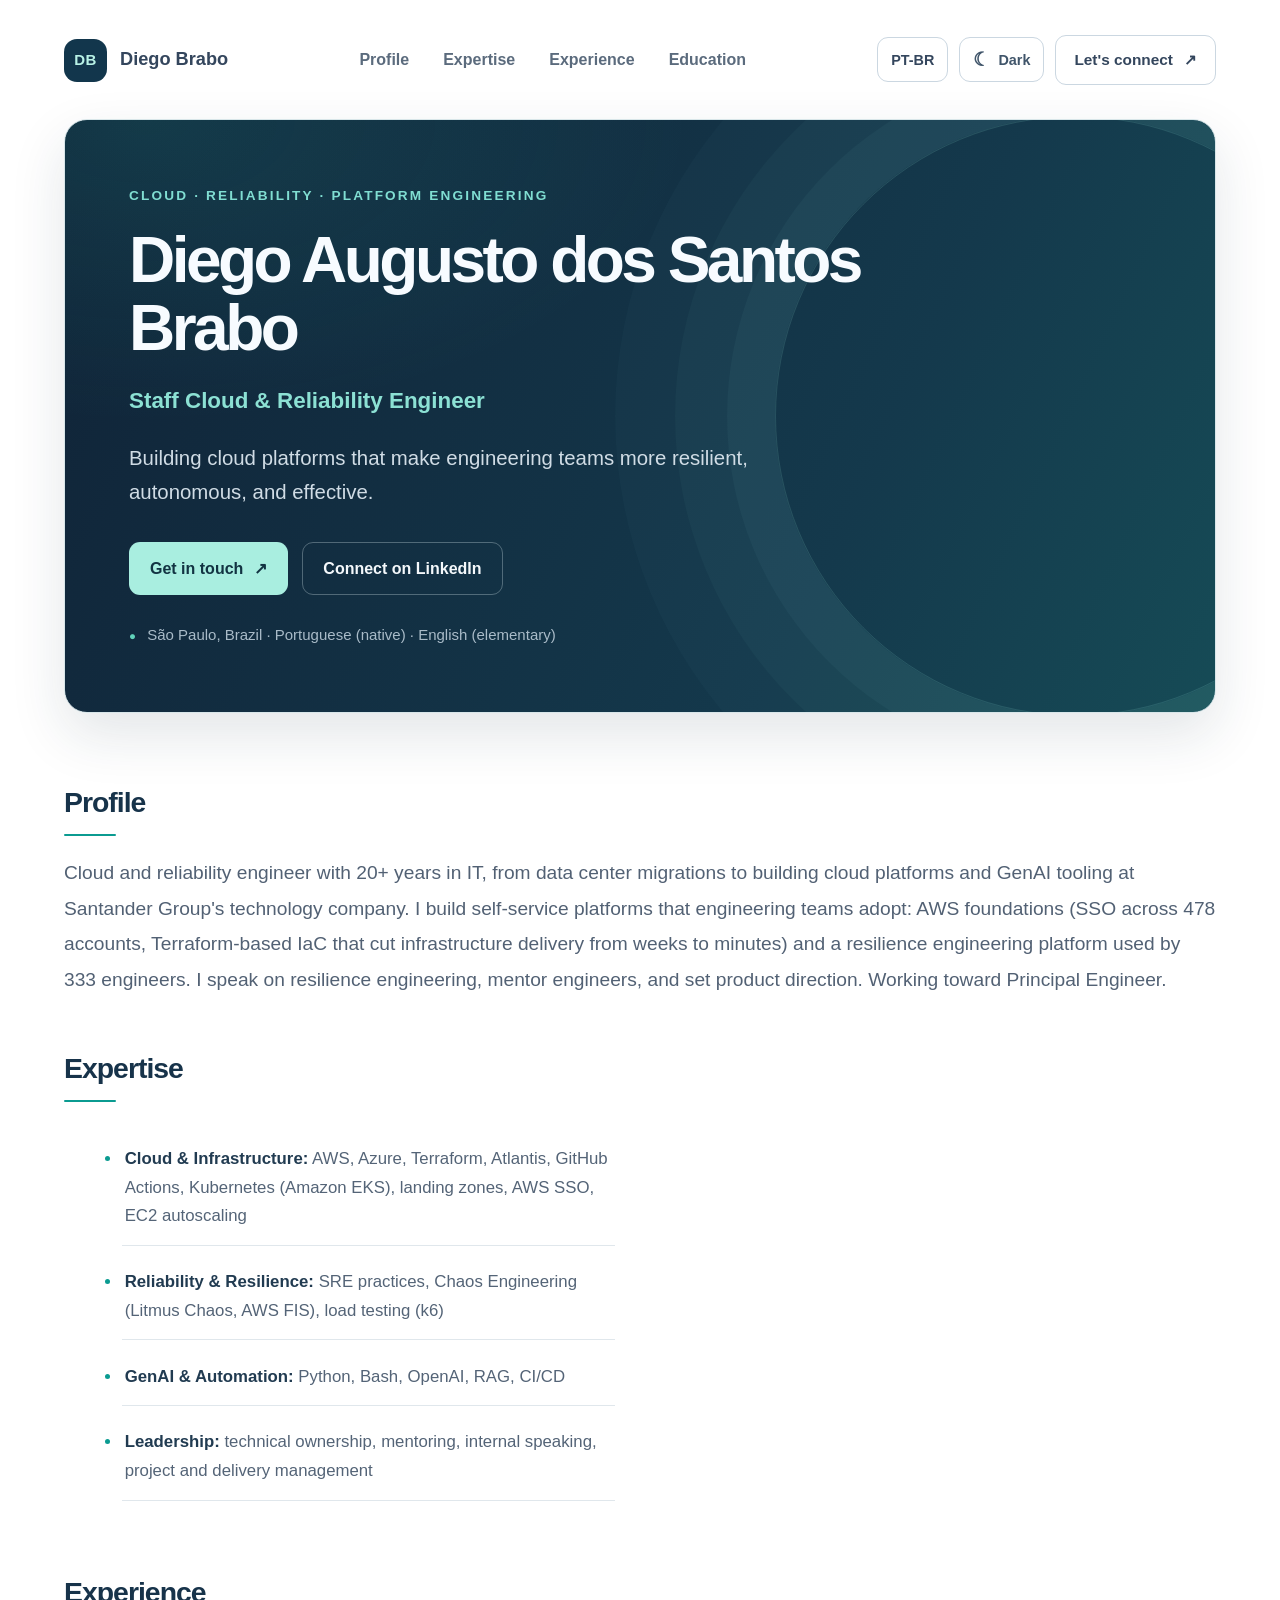
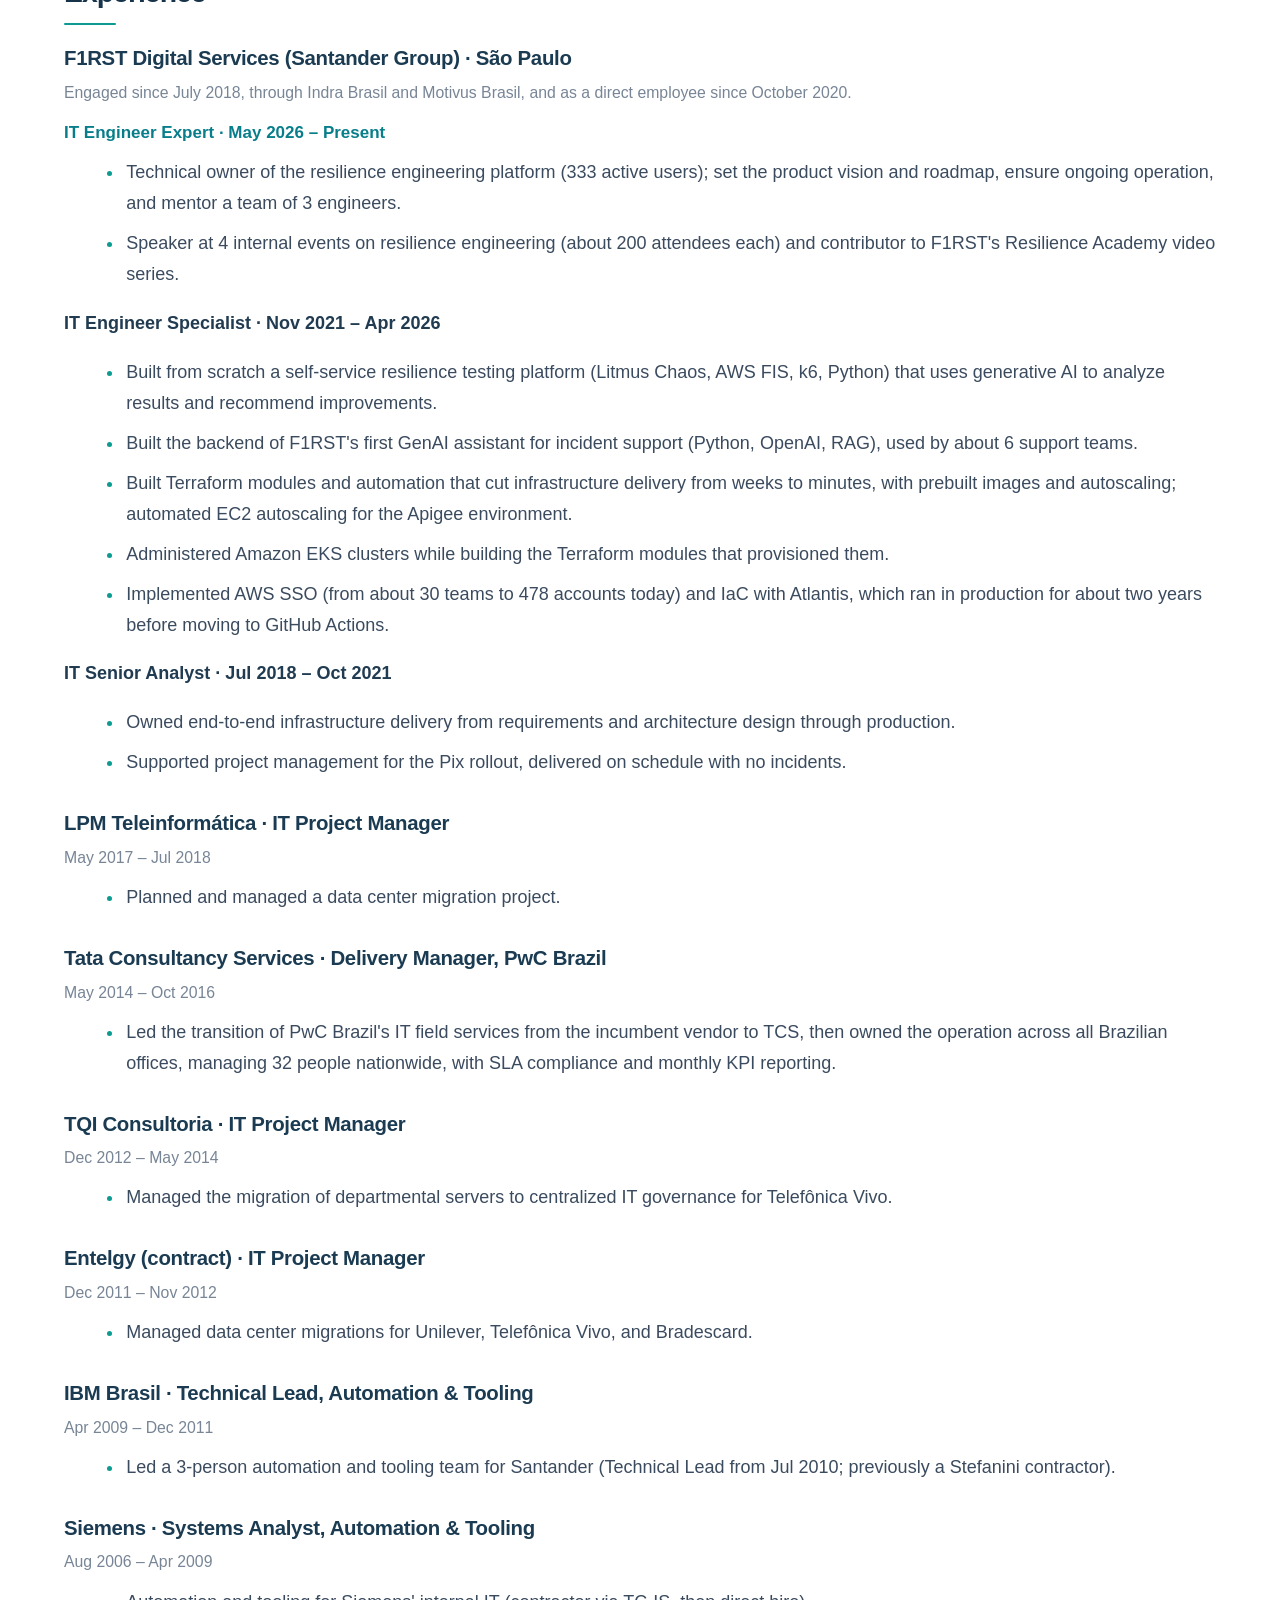
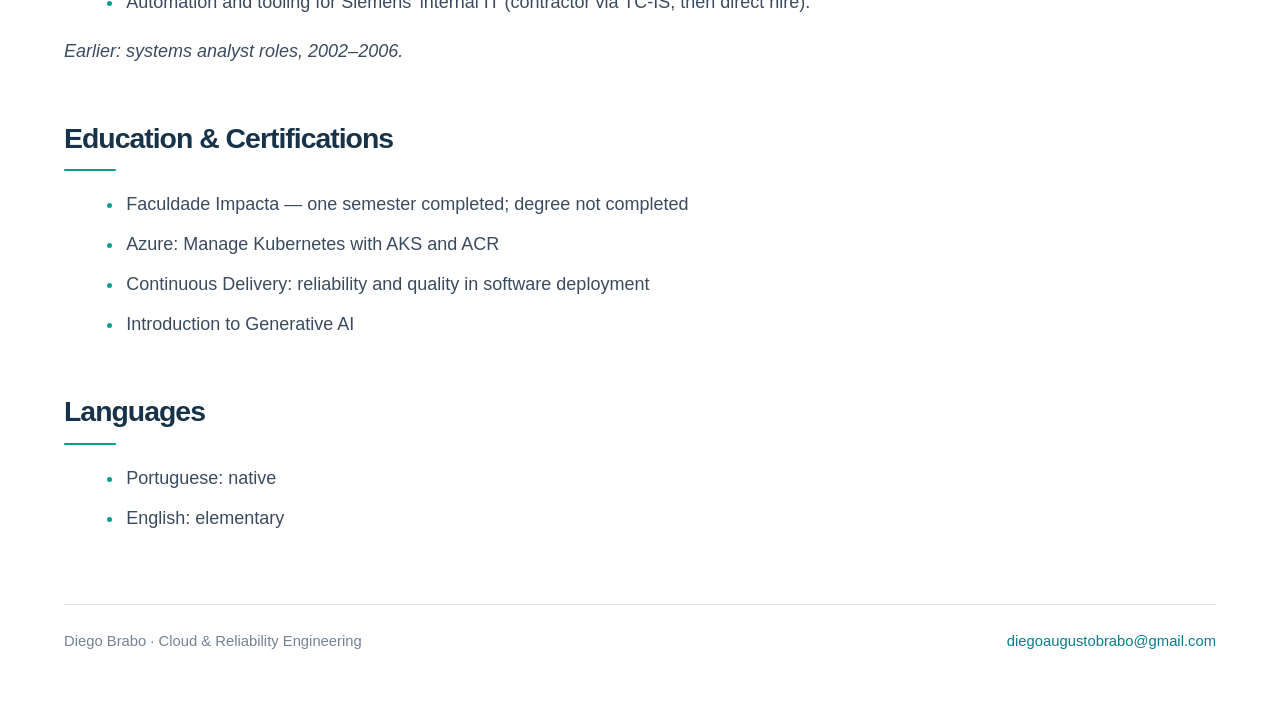
<file: site/index.html>
<!doctype html>
<html lang="en" class="no-js">
  <head>
    
      <meta charset="utf-8">
      <meta name="viewport" content="width=device-width,initial-scale=1">
      
        <meta name="description" content="CV de Diego Augusto dos Santos Brabo">
      
      
      
        <link rel="canonical" href="https://dbrabo.github.io/me/">
      
      
      
        <link rel="next" href="pt-br/">
      
      
        
      
      
      <link rel="icon" href="assets/images/favicon.png">
      <meta name="generator" content="mkdocs-1.6.1, mkdocs-material-9.7.7">
    
    
      
        <title>Diego Brabo | CV</title>
      
    
    
      <link rel="stylesheet" href="assets/stylesheets/main.ec1eaa64.min.css">
      
        
        <link rel="stylesheet" href="assets/stylesheets/palette.ab4e12ef.min.css">
      
      


    
    
      
    
    
      
    
    
      <link rel="stylesheet" href="stylesheets/extra.css">
    
    <script>__md_scope=new URL(".",location),__md_hash=e=>[...e].reduce(((e,_)=>(e<<5)-e+_.charCodeAt(0)),0),__md_get=(e,_=localStorage,t=__md_scope)=>JSON.parse(_.getItem(t.pathname+"."+e)),__md_set=(e,_,t=localStorage,a=__md_scope)=>{try{t.setItem(a.pathname+"."+e,JSON.stringify(_))}catch(e){}}</script>
    
      

    
    
  </head>
  
  
    
    
      
    
    
    
    
    <body dir="ltr" data-md-color-scheme="default" data-md-color-primary="blue-grey" data-md-color-accent="cyan">
  
    
    <input class="md-toggle" data-md-toggle="drawer" type="checkbox" id="__drawer" autocomplete="off">
    <input class="md-toggle" data-md-toggle="search" type="checkbox" id="__search" autocomplete="off">
    <label class="md-overlay" for="__drawer"></label>
    <div data-md-component="skip">
      
        
        <a href="#diego-augusto-dos-santos-brabo" class="md-skip">
          Skip to content
        </a>
      
    </div>
    <div data-md-component="announce">
      
    </div>
    
    
      

  

<header class="md-header md-header--shadow" data-md-component="header">
  <nav class="md-header__inner md-grid" aria-label="Header">
    <a href="." title="Diego Brabo | CV" class="md-header__button md-logo" aria-label="Diego Brabo | CV" data-md-component="logo">
      
  
  <svg xmlns="http://www.w3.org/2000/svg" viewBox="0 0 24 24"><path d="M12 8a3 3 0 0 0 3-3 3 3 0 0 0-3-3 3 3 0 0 0-3 3 3 3 0 0 0 3 3m0 3.54C9.64 9.35 6.5 8 3 8v11c3.5 0 6.64 1.35 9 3.54 2.36-2.19 5.5-3.54 9-3.54V8c-3.5 0-6.64 1.35-9 3.54"/></svg>

    </a>
    <label class="md-header__button md-icon" for="__drawer">
      
      <svg xmlns="http://www.w3.org/2000/svg" viewBox="0 0 24 24"><path d="M3 6h18v2H3zm0 5h18v2H3zm0 5h18v2H3z"/></svg>
    </label>
    <div class="md-header__title" data-md-component="header-title">
      <div class="md-header__ellipsis">
        <div class="md-header__topic">
          <span class="md-ellipsis">
            Diego Brabo | CV
          </span>
        </div>
        <div class="md-header__topic" data-md-component="header-topic">
          <span class="md-ellipsis">
            
              English
            
          </span>
        </div>
      </div>
    </div>
    
      
        <form class="md-header__option" data-md-component="palette">
  
    
    
    
    <input class="md-option" data-md-color-media="" data-md-color-scheme="default" data-md-color-primary="blue-grey" data-md-color-accent="cyan"  aria-hidden="true"  type="radio" name="__palette" id="__palette_0">
    
  
</form>
      
    
    
      <script>var palette=__md_get("__palette");if(palette&&palette.color){if("(prefers-color-scheme)"===palette.color.media){var media=matchMedia("(prefers-color-scheme: light)"),input=document.querySelector(media.matches?"[data-md-color-media='(prefers-color-scheme: light)']":"[data-md-color-media='(prefers-color-scheme: dark)']");palette.color.media=input.getAttribute("data-md-color-media"),palette.color.scheme=input.getAttribute("data-md-color-scheme"),palette.color.primary=input.getAttribute("data-md-color-primary"),palette.color.accent=input.getAttribute("data-md-color-accent")}for(var[key,value]of Object.entries(palette.color))document.body.setAttribute("data-md-color-"+key,value)}</script>
    
    
    
      
      
        <label class="md-header__button md-icon" for="__search">
          
          <svg xmlns="http://www.w3.org/2000/svg" viewBox="0 0 24 24"><path d="M9.5 3A6.5 6.5 0 0 1 16 9.5c0 1.61-.59 3.09-1.56 4.23l.27.27h.79l5 5-1.5 1.5-5-5v-.79l-.27-.27A6.52 6.52 0 0 1 9.5 16 6.5 6.5 0 0 1 3 9.5 6.5 6.5 0 0 1 9.5 3m0 2C7 5 5 7 5 9.5S7 14 9.5 14 14 12 14 9.5 12 5 9.5 5"/></svg>
        </label>
        <div class="md-search" data-md-component="search" role="dialog">
  <label class="md-search__overlay" for="__search"></label>
  <div class="md-search__inner" role="search">
    <form class="md-search__form" name="search">
      <input type="text" class="md-search__input" name="query" aria-label="Search" placeholder="Search" autocapitalize="off" autocorrect="off" autocomplete="off" spellcheck="false" data-md-component="search-query" required>
      <label class="md-search__icon md-icon" for="__search">
        
        <svg xmlns="http://www.w3.org/2000/svg" viewBox="0 0 24 24"><path d="M9.5 3A6.5 6.5 0 0 1 16 9.5c0 1.61-.59 3.09-1.56 4.23l.27.27h.79l5 5-1.5 1.5-5-5v-.79l-.27-.27A6.52 6.52 0 0 1 9.5 16 6.5 6.5 0 0 1 3 9.5 6.5 6.5 0 0 1 9.5 3m0 2C7 5 5 7 5 9.5S7 14 9.5 14 14 12 14 9.5 12 5 9.5 5"/></svg>
        
        <svg xmlns="http://www.w3.org/2000/svg" viewBox="0 0 24 24"><path d="M20 11v2H8l5.5 5.5-1.42 1.42L4.16 12l7.92-7.92L13.5 5.5 8 11z"/></svg>
      </label>
      <nav class="md-search__options" aria-label="Search">
        
        <button type="reset" class="md-search__icon md-icon" title="Clear" aria-label="Clear" tabindex="-1">
          
          <svg xmlns="http://www.w3.org/2000/svg" viewBox="0 0 24 24"><path d="M19 6.41 17.59 5 12 10.59 6.41 5 5 6.41 10.59 12 5 17.59 6.41 19 12 13.41 17.59 19 19 17.59 13.41 12z"/></svg>
        </button>
      </nav>
      
    </form>
    <div class="md-search__output">
      <div class="md-search__scrollwrap" tabindex="0" data-md-scrollfix>
        <div class="md-search-result" data-md-component="search-result">
          <div class="md-search-result__meta">
            Initializing search
          </div>
          <ol class="md-search-result__list" role="presentation"></ol>
        </div>
      </div>
    </div>
  </div>
</div>
      
    
    
  </nav>
  
</header>
    
    <div class="md-container" data-md-component="container">
      
      
        
          
        
      
      <main class="md-main" data-md-component="main">
        <div class="md-main__inner md-grid">
          
            
              
              <div class="md-sidebar md-sidebar--primary" data-md-component="sidebar" data-md-type="navigation" >
                <div class="md-sidebar__scrollwrap">
                  <div class="md-sidebar__inner">
                    



<nav class="md-nav md-nav--primary" aria-label="Navigation" data-md-level="0">
  <label class="md-nav__title" for="__drawer">
    <a href="." title="Diego Brabo | CV" class="md-nav__button md-logo" aria-label="Diego Brabo | CV" data-md-component="logo">
      
  
  <svg xmlns="http://www.w3.org/2000/svg" viewBox="0 0 24 24"><path d="M12 8a3 3 0 0 0 3-3 3 3 0 0 0-3-3 3 3 0 0 0-3 3 3 3 0 0 0 3 3m0 3.54C9.64 9.35 6.5 8 3 8v11c3.5 0 6.64 1.35 9 3.54 2.36-2.19 5.5-3.54 9-3.54V8c-3.5 0-6.64 1.35-9 3.54"/></svg>

    </a>
    Diego Brabo | CV
  </label>
  
  <ul class="md-nav__list" data-md-scrollfix>
    
      
      
  
  
    
  
  
  
    <li class="md-nav__item md-nav__item--active">
      
      <input class="md-nav__toggle md-toggle" type="checkbox" id="__toc">
      
      
        
      
      
        <label class="md-nav__link md-nav__link--active" for="__toc">
          
  
  
  <span class="md-ellipsis">
    
  
    English
  

    
  </span>
  
  

          <span class="md-nav__icon md-icon"></span>
        </label>
      
      <a href="." class="md-nav__link md-nav__link--active">
        
  
  
  <span class="md-ellipsis">
    
  
    English
  

    
  </span>
  
  

      </a>
      
        

<nav class="md-nav md-nav--secondary" aria-label="Table of contents">
  
  
  
    
  
  
    <label class="md-nav__title" for="__toc">
      <span class="md-nav__icon md-icon"></span>
      Table of contents
    </label>
    <ul class="md-nav__list" data-md-component="toc" data-md-scrollfix>
      
        <li class="md-nav__item">
  <a href="#profile" class="md-nav__link">
    <span class="md-ellipsis">
      
        Profile
      
    </span>
  </a>
  
</li>
      
        <li class="md-nav__item">
  <a href="#expertise" class="md-nav__link">
    <span class="md-ellipsis">
      
        Expertise
      
    </span>
  </a>
  
</li>
      
        <li class="md-nav__item">
  <a href="#experience" class="md-nav__link">
    <span class="md-ellipsis">
      
        Experience
      
    </span>
  </a>
  
    <nav class="md-nav" aria-label="Experience">
      <ul class="md-nav__list">
        
          <li class="md-nav__item">
  <a href="#f1rst-digital-services-santander-group-sao-paulo" class="md-nav__link">
    <span class="md-ellipsis">
      
        F1RST Digital Services (Santander Group) · São Paulo
      
    </span>
  </a>
  
</li>
        
          <li class="md-nav__item">
  <a href="#lpm-teleinformatica-it-project-manager" class="md-nav__link">
    <span class="md-ellipsis">
      
        LPM Teleinformática · IT Project Manager
      
    </span>
  </a>
  
</li>
        
          <li class="md-nav__item">
  <a href="#tata-consultancy-services-delivery-manager-pwc-brazil" class="md-nav__link">
    <span class="md-ellipsis">
      
        Tata Consultancy Services · Delivery Manager, PwC Brazil
      
    </span>
  </a>
  
</li>
        
          <li class="md-nav__item">
  <a href="#tqi-consultoria-it-project-manager" class="md-nav__link">
    <span class="md-ellipsis">
      
        TQI Consultoria · IT Project Manager
      
    </span>
  </a>
  
</li>
        
          <li class="md-nav__item">
  <a href="#entelgy-contract-it-project-manager" class="md-nav__link">
    <span class="md-ellipsis">
      
        Entelgy (contract) · IT Project Manager
      
    </span>
  </a>
  
</li>
        
          <li class="md-nav__item">
  <a href="#ibm-brasil-technical-lead-automation-tooling" class="md-nav__link">
    <span class="md-ellipsis">
      
        IBM Brasil · Technical Lead, Automation &amp; Tooling
      
    </span>
  </a>
  
</li>
        
          <li class="md-nav__item">
  <a href="#siemens-systems-analyst-automation-tooling" class="md-nav__link">
    <span class="md-ellipsis">
      
        Siemens · Systems Analyst, Automation &amp; Tooling
      
    </span>
  </a>
  
</li>
        
      </ul>
    </nav>
  
</li>
      
        <li class="md-nav__item">
  <a href="#education-certifications" class="md-nav__link">
    <span class="md-ellipsis">
      
        Education &amp; Certifications
      
    </span>
  </a>
  
</li>
      
        <li class="md-nav__item">
  <a href="#languages" class="md-nav__link">
    <span class="md-ellipsis">
      
        Languages
      
    </span>
  </a>
  
</li>
      
    </ul>
  
</nav>
      
    </li>
  

    
      
      
  
  
  
  
    <li class="md-nav__item">
      <a href="pt-br/" class="md-nav__link">
        
  
  
  <span class="md-ellipsis">
    
  
    Português (Brasil)
  

    
  </span>
  
  

      </a>
    </li>
  

    
  </ul>
</nav>
                  </div>
                </div>
              </div>
            
            
              
              <div class="md-sidebar md-sidebar--secondary" data-md-component="sidebar" data-md-type="toc" >
                <div class="md-sidebar__scrollwrap">
                  <div class="md-sidebar__inner">
                    

<nav class="md-nav md-nav--secondary" aria-label="Table of contents">
  
  
  
    
  
  
    <label class="md-nav__title" for="__toc">
      <span class="md-nav__icon md-icon"></span>
      Table of contents
    </label>
    <ul class="md-nav__list" data-md-component="toc" data-md-scrollfix>
      
        <li class="md-nav__item">
  <a href="#profile" class="md-nav__link">
    <span class="md-ellipsis">
      
        Profile
      
    </span>
  </a>
  
</li>
      
        <li class="md-nav__item">
  <a href="#expertise" class="md-nav__link">
    <span class="md-ellipsis">
      
        Expertise
      
    </span>
  </a>
  
</li>
      
        <li class="md-nav__item">
  <a href="#experience" class="md-nav__link">
    <span class="md-ellipsis">
      
        Experience
      
    </span>
  </a>
  
    <nav class="md-nav" aria-label="Experience">
      <ul class="md-nav__list">
        
          <li class="md-nav__item">
  <a href="#f1rst-digital-services-santander-group-sao-paulo" class="md-nav__link">
    <span class="md-ellipsis">
      
        F1RST Digital Services (Santander Group) · São Paulo
      
    </span>
  </a>
  
</li>
        
          <li class="md-nav__item">
  <a href="#lpm-teleinformatica-it-project-manager" class="md-nav__link">
    <span class="md-ellipsis">
      
        LPM Teleinformática · IT Project Manager
      
    </span>
  </a>
  
</li>
        
          <li class="md-nav__item">
  <a href="#tata-consultancy-services-delivery-manager-pwc-brazil" class="md-nav__link">
    <span class="md-ellipsis">
      
        Tata Consultancy Services · Delivery Manager, PwC Brazil
      
    </span>
  </a>
  
</li>
        
          <li class="md-nav__item">
  <a href="#tqi-consultoria-it-project-manager" class="md-nav__link">
    <span class="md-ellipsis">
      
        TQI Consultoria · IT Project Manager
      
    </span>
  </a>
  
</li>
        
          <li class="md-nav__item">
  <a href="#entelgy-contract-it-project-manager" class="md-nav__link">
    <span class="md-ellipsis">
      
        Entelgy (contract) · IT Project Manager
      
    </span>
  </a>
  
</li>
        
          <li class="md-nav__item">
  <a href="#ibm-brasil-technical-lead-automation-tooling" class="md-nav__link">
    <span class="md-ellipsis">
      
        IBM Brasil · Technical Lead, Automation &amp; Tooling
      
    </span>
  </a>
  
</li>
        
          <li class="md-nav__item">
  <a href="#siemens-systems-analyst-automation-tooling" class="md-nav__link">
    <span class="md-ellipsis">
      
        Siemens · Systems Analyst, Automation &amp; Tooling
      
    </span>
  </a>
  
</li>
        
      </ul>
    </nav>
  
</li>
      
        <li class="md-nav__item">
  <a href="#education-certifications" class="md-nav__link">
    <span class="md-ellipsis">
      
        Education &amp; Certifications
      
    </span>
  </a>
  
</li>
      
        <li class="md-nav__item">
  <a href="#languages" class="md-nav__link">
    <span class="md-ellipsis">
      
        Languages
      
    </span>
  </a>
  
</li>
      
    </ul>
  
</nav>
                  </div>
                </div>
              </div>
            
          
          
            <div class="md-content" data-md-component="content">
              
              <article class="md-content__inner md-typeset">
                
                  



<nav class="site-nav">
  <a class="site-brand" href="#top"><span>DB</span> Diego Brabo</a>
  <div class="site-nav-links">
    <a href="#profile">Profile</a>
    <a href="#expertise">Expertise</a>
    <a href="#experience">Experience</a>
    <a href="#education-certifications">Education</a>
  </div>
  <div class="nav-actions">
    <a class="language-switch" href="pt-br/" lang="pt-BR" aria-label="Mudar idioma para português">PT-BR</a>
    <button class="theme-toggle" type="button" data-theme-toggle aria-label="Switch to dark theme">
      <span class="theme-icon" aria-hidden="true"></span><span data-theme-label>Dark</span>
    </button>
    <a class="nav-contact" href="mailto:diegoaugustobrabo@gmail.com">Let's connect <span aria-hidden="true">↗</span></a>
  </div>
</nav>

<div class="hero" id="top">
<div class="hero-copy">
<p class="eyebrow">CLOUD · RELIABILITY · PLATFORM ENGINEERING</p>
<h1 id="diego-augusto-dos-santos-brabo">Diego Augusto dos Santos Brabo<a class="headerlink" href="#diego-augusto-dos-santos-brabo" title="Permanent link">&para;</a></h1>
<p><strong>Staff Cloud &amp; Reliability Engineer</strong></p>
<p>Building cloud platforms that make engineering teams more resilient, autonomous, and effective.</p>
<p class="hero-actions">
  <a class="button button-primary" href="mailto:diegoaugustobrabo@gmail.com">Get in touch <span aria-hidden="true">↗</span></a>
  <a class="button button-secondary" href="https://linkedin.com/in/diegobrabo">Connect on LinkedIn</a>
</p>
<p class="hero-location"><span aria-hidden="true">●</span> São Paulo, Brazil · Portuguese (native) · English (elementary)</p>
</div>
</div>
<h2 id="profile">Profile<a class="headerlink" href="#profile" title="Permanent link">&para;</a></h2>
<p>Cloud and reliability engineer with 20+ years in IT, from data center migrations to building cloud platforms and GenAI tooling at Santander Group's technology company. I build self-service platforms that engineering teams adopt: AWS foundations (SSO across 478 accounts, Terraform-based IaC that cut infrastructure delivery from weeks to minutes) and a resilience engineering platform used by 333 engineers. I speak on resilience engineering, mentor engineers, and set product direction. Working toward Principal Engineer.</p>
<h2 id="expertise">Expertise<a class="headerlink" href="#expertise" title="Permanent link">&para;</a></h2>
<div class="expertise-list">
<ul>
<li><strong>Cloud &amp; Infrastructure:</strong> AWS, Azure, Terraform, Atlantis, GitHub Actions, Kubernetes (Amazon EKS), landing zones, AWS SSO, EC2 autoscaling</li>
<li><strong>Reliability &amp; Resilience:</strong> SRE practices, Chaos Engineering (Litmus Chaos, AWS FIS), load testing (k6)</li>
<li><strong>GenAI &amp; Automation:</strong> Python, Bash, OpenAI, RAG, CI/CD</li>
<li><strong>Leadership:</strong> technical ownership, mentoring, internal speaking, project and delivery management</li>
</ul>
</div>
<h2 id="experience">Experience<a class="headerlink" href="#experience" title="Permanent link">&para;</a></h2>
<h3 id="f1rst-digital-services-santander-group-sao-paulo">F1RST Digital Services (Santander Group) · São Paulo<a class="headerlink" href="#f1rst-digital-services-santander-group-sao-paulo" title="Permanent link">&para;</a></h3>
<p><em>Engaged since July 2018, through Indra Brasil and Motivus Brasil, and as a direct employee since October 2020.</em></p>
<p><strong>IT Engineer Expert · May 2026 – Present</strong></p>
<ul>
<li>Technical owner of the resilience engineering platform (333 active users); set the product vision and roadmap, ensure ongoing operation, and mentor a team of 3 engineers.</li>
<li>Speaker at 4 internal events on resilience engineering (about 200 attendees each) and contributor to F1RST's Resilience Academy video series.</li>
</ul>
<p><strong>IT Engineer Specialist · Nov 2021 – Apr 2026</strong></p>
<ul>
<li>Built from scratch a self-service resilience testing platform (Litmus Chaos, AWS FIS, k6, Python) that uses generative AI to analyze results and recommend improvements.</li>
<li>Built the backend of F1RST's first GenAI assistant for incident support (Python, OpenAI, RAG), used by about 6 support teams.</li>
<li>Built Terraform modules and automation that cut infrastructure delivery from weeks to minutes, with prebuilt images and autoscaling; automated EC2 autoscaling for the Apigee environment.</li>
<li>Administered Amazon EKS clusters while building the Terraform modules that provisioned them.</li>
<li>Implemented AWS SSO (from about 30 teams to 478 accounts today) and IaC with Atlantis, which ran in production for about two years before moving to GitHub Actions.</li>
</ul>
<p><strong>IT Senior Analyst · Jul 2018 – Oct 2021</strong></p>
<ul>
<li>Owned end-to-end infrastructure delivery from requirements and architecture design through production.</li>
<li>Supported project management for the Pix rollout, delivered on schedule with no incidents.</li>
</ul>
<h3 id="lpm-teleinformatica-it-project-manager">LPM Teleinformática · IT Project Manager<a class="headerlink" href="#lpm-teleinformatica-it-project-manager" title="Permanent link">&para;</a></h3>
<p><em>May 2017 – Jul 2018</em></p>
<ul>
<li>Planned and managed a data center migration project.</li>
</ul>
<h3 id="tata-consultancy-services-delivery-manager-pwc-brazil">Tata Consultancy Services · Delivery Manager, PwC Brazil<a class="headerlink" href="#tata-consultancy-services-delivery-manager-pwc-brazil" title="Permanent link">&para;</a></h3>
<p><em>May 2014 – Oct 2016</em></p>
<ul>
<li>Led the transition of PwC Brazil's IT field services from the incumbent vendor to TCS, then owned the operation across all Brazilian offices, managing 32 people nationwide, with SLA compliance and monthly KPI reporting.</li>
</ul>
<h3 id="tqi-consultoria-it-project-manager">TQI Consultoria · IT Project Manager<a class="headerlink" href="#tqi-consultoria-it-project-manager" title="Permanent link">&para;</a></h3>
<p><em>Dec 2012 – May 2014</em></p>
<ul>
<li>Managed the migration of departmental servers to centralized IT governance for Telefônica Vivo.</li>
</ul>
<h3 id="entelgy-contract-it-project-manager">Entelgy (contract) · IT Project Manager<a class="headerlink" href="#entelgy-contract-it-project-manager" title="Permanent link">&para;</a></h3>
<p><em>Dec 2011 – Nov 2012</em></p>
<ul>
<li>Managed data center migrations for Unilever, Telefônica Vivo, and Bradescard.</li>
</ul>
<h3 id="ibm-brasil-technical-lead-automation-tooling">IBM Brasil · Technical Lead, Automation &amp; Tooling<a class="headerlink" href="#ibm-brasil-technical-lead-automation-tooling" title="Permanent link">&para;</a></h3>
<p><em>Apr 2009 – Dec 2011</em></p>
<ul>
<li>Led a 3-person automation and tooling team for Santander (Technical Lead from Jul 2010; previously a Stefanini contractor).</li>
</ul>
<h3 id="siemens-systems-analyst-automation-tooling">Siemens · Systems Analyst, Automation &amp; Tooling<a class="headerlink" href="#siemens-systems-analyst-automation-tooling" title="Permanent link">&para;</a></h3>
<p><em>Aug 2006 – Apr 2009</em></p>
<ul>
<li>Automation and tooling for Siemens' internal IT (contractor via TC-IS, then direct hire).</li>
</ul>
<p><em>Earlier: systems analyst roles, 2002–2006.</em></p>
<h2 id="education-certifications">Education &amp; Certifications<a class="headerlink" href="#education-certifications" title="Permanent link">&para;</a></h2>
<ul>
<li>Faculdade Impacta — one semester completed; degree not completed</li>
<li>Azure: Manage Kubernetes with AKS and ACR</li>
<li>Continuous Delivery: reliability and quality in software deployment</li>
<li>Introduction to Generative AI</li>
</ul>
<h2 id="languages">Languages<a class="headerlink" href="#languages" title="Permanent link">&para;</a></h2>
<ul>
<li>Portuguese: native</li>
<li>English: elementary</li>
</ul>
<footer class="site-footer">
  <span>Diego Brabo · Cloud & Reliability Engineering</span>
  <a href="mailto:diegoaugustobrabo@gmail.com">diegoaugustobrabo@gmail.com</a>
</footer>












                
              </article>
            </div>
          
          
<script>var target=document.getElementById(location.hash.slice(1));target&&target.name&&(target.checked=target.name.startsWith("__tabbed_"))</script>
        </div>
        
          <button type="button" class="md-top md-icon" data-md-component="top" hidden>
  
  <svg xmlns="http://www.w3.org/2000/svg" viewBox="0 0 24 24"><path d="M13 20h-2V8l-5.5 5.5-1.42-1.42L12 4.16l7.92 7.92-1.42 1.42L13 8z"/></svg>
  Back to top
</button>
        
      </main>
      
        <footer class="md-footer">
  
  <div class="md-footer-meta md-typeset">
    <div class="md-footer-meta__inner md-grid">
      <div class="md-copyright">
  
  
    Made with
    <a href="https://squidfunk.github.io/mkdocs-material/" target="_blank" rel="noopener">
      Material for MkDocs
    </a>
  
</div>
      
    </div>
  </div>
</footer>
      
    </div>
    <div class="md-dialog" data-md-component="dialog">
      <div class="md-dialog__inner md-typeset"></div>
    </div>
    
    
    
      
      
      <script id="__config" type="application/json">{"annotate": null, "base": ".", "features": ["navigation.top"], "search": "assets/javascripts/workers/search.2c215733.min.js", "tags": null, "translations": {"clipboard.copied": "Copied to clipboard", "clipboard.copy": "Copy to clipboard", "search.result.more.one": "1 more on this page", "search.result.more.other": "# more on this page", "search.result.none": "No matching documents", "search.result.one": "1 matching document", "search.result.other": "# matching documents", "search.result.placeholder": "Type to start searching", "search.result.term.missing": "Missing", "select.version": "Select version"}, "version": null}</script>
    
    
      <script src="assets/javascripts/bundle.d7400e89.min.js"></script>
      
        <script src="javascripts/site.js"></script>
      
    
  </body>
</html>
</file>
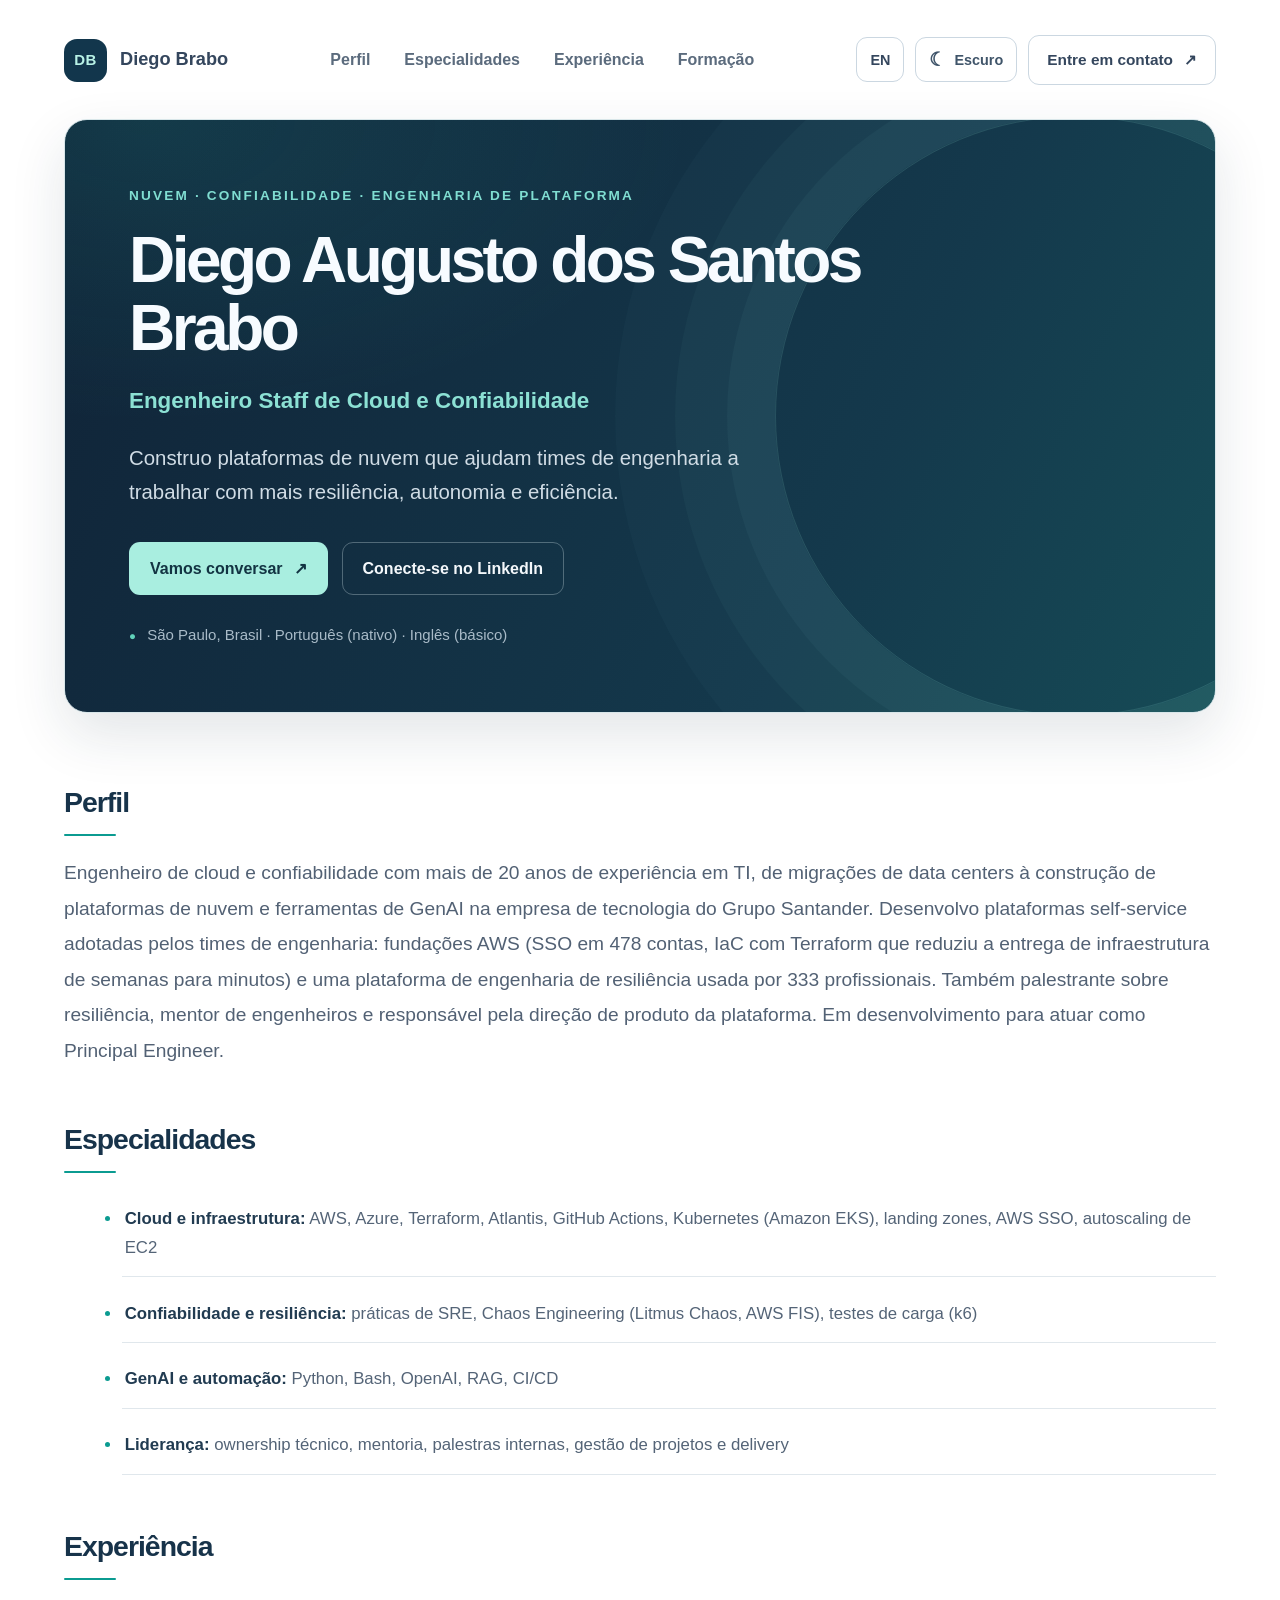
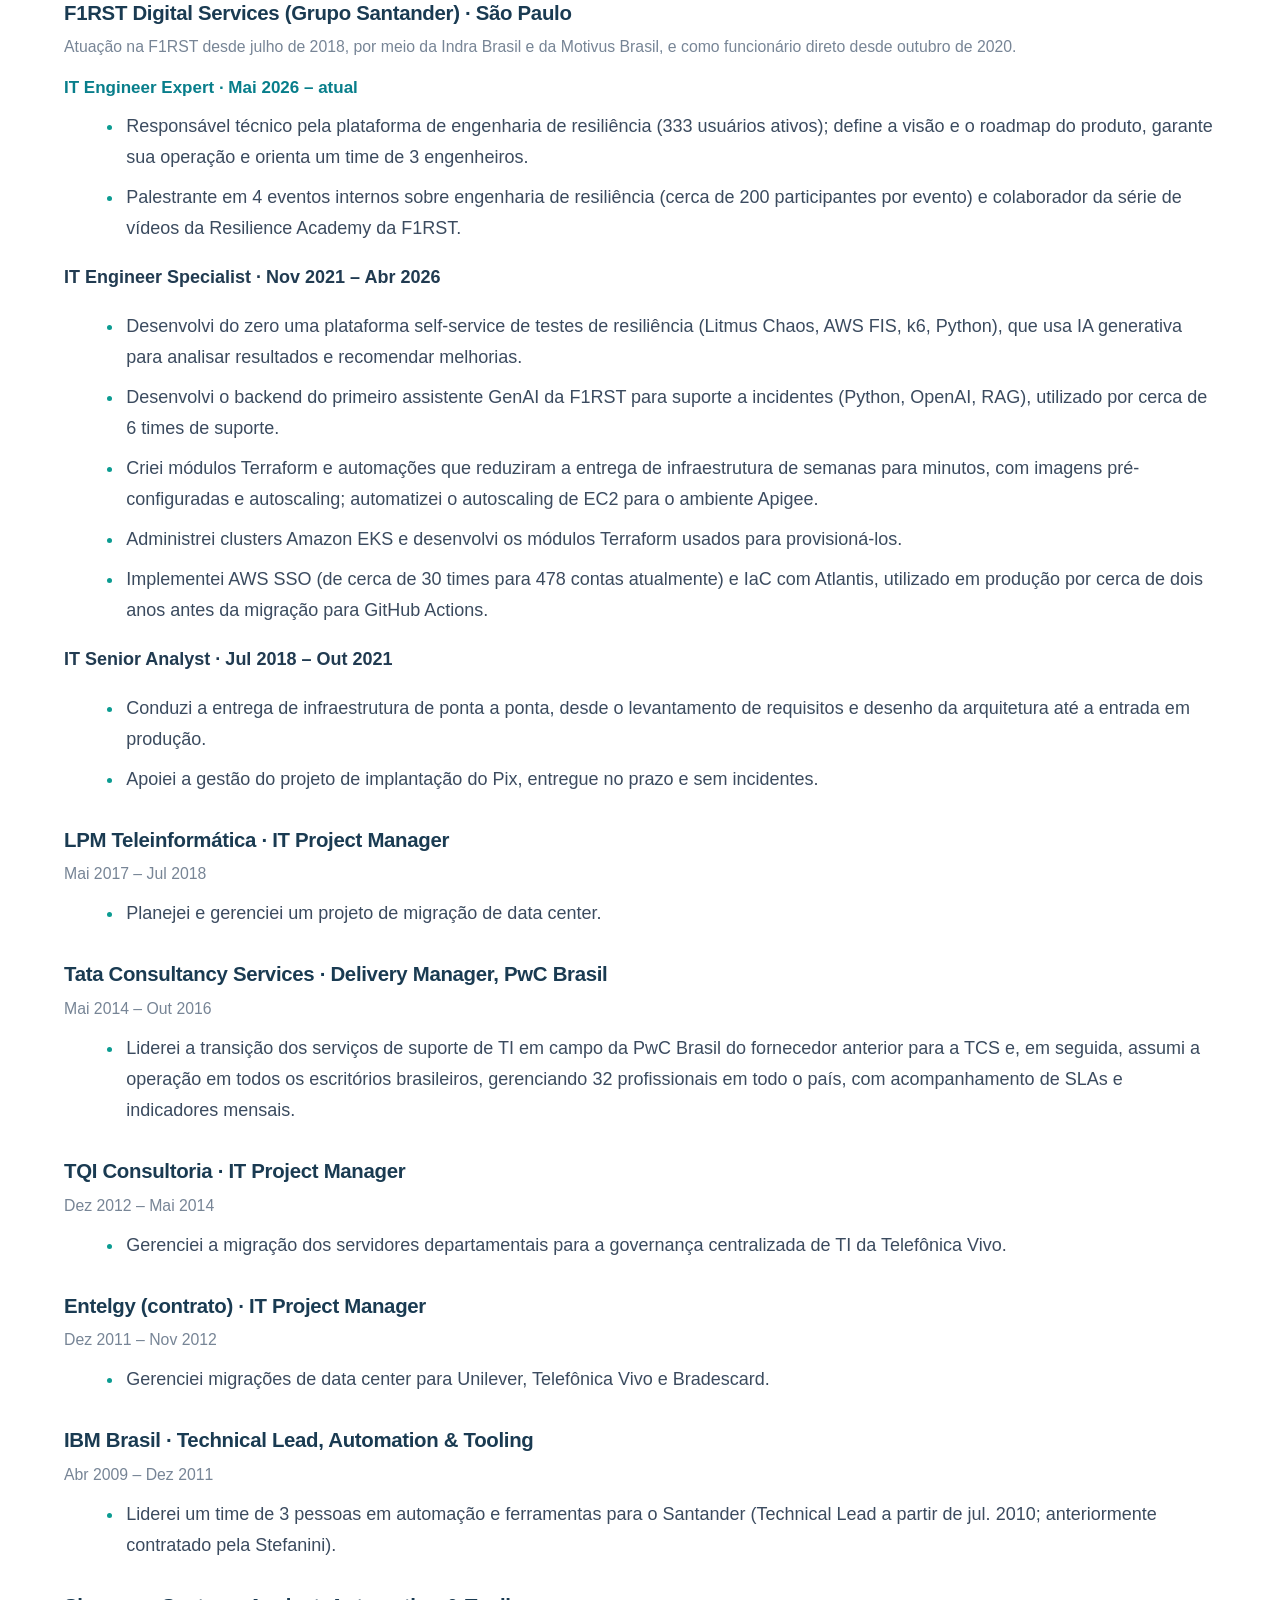
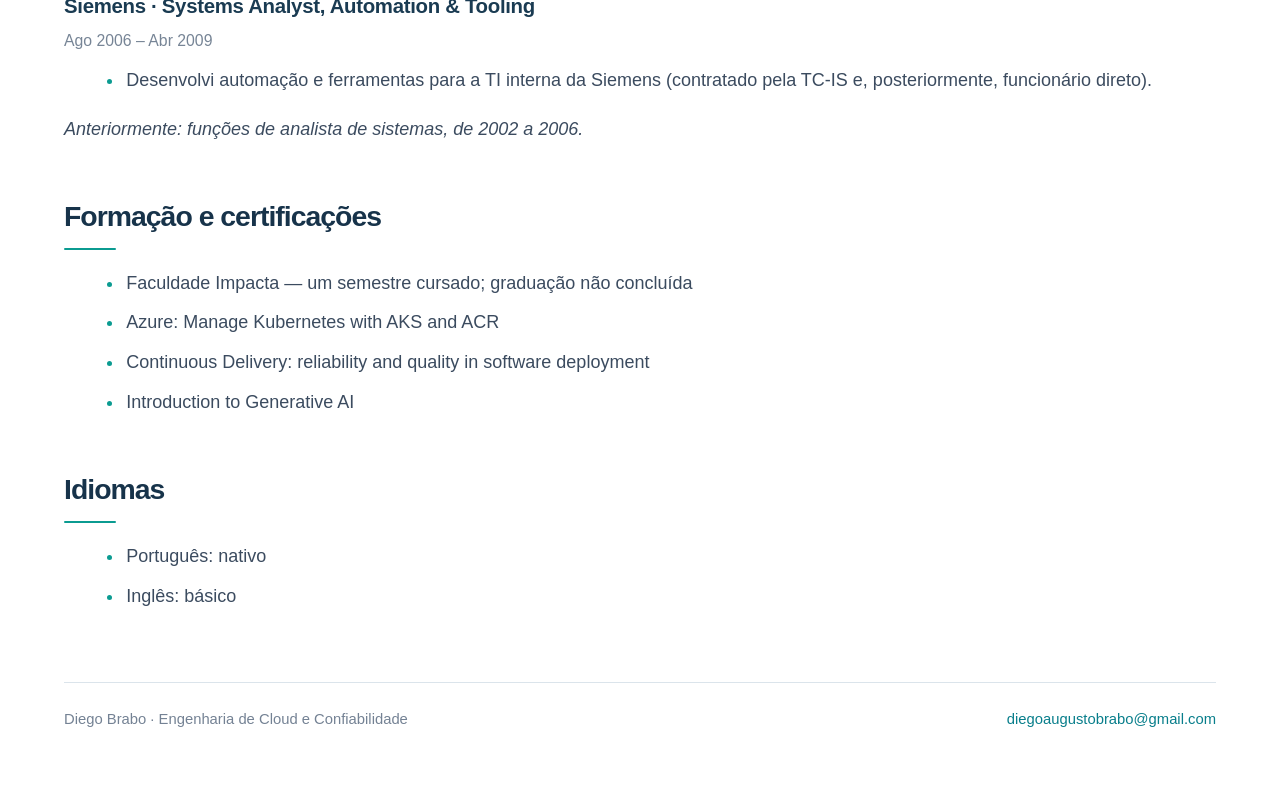
<file: site/pt-br/index.html>
<!doctype html>
<html lang="en" class="no-js">
  <head>
    
      <meta charset="utf-8">
      <meta name="viewport" content="width=device-width,initial-scale=1">
      
        <meta name="description" content="CV de Diego Augusto dos Santos Brabo">
      
      
      
        <link rel="canonical" href="https://dbrabo.github.io/me/pt-br/">
      
      
        <link rel="prev" href="..">
      
      
      
        
      
      
      <link rel="icon" href="../assets/images/favicon.png">
      <meta name="generator" content="mkdocs-1.6.1, mkdocs-material-9.7.7">
    
    
      
        <title>Português (Brasil) - Diego Brabo | CV</title>
      
    
    
      <link rel="stylesheet" href="../assets/stylesheets/main.ec1eaa64.min.css">
      
        
        <link rel="stylesheet" href="../assets/stylesheets/palette.ab4e12ef.min.css">
      
      


    
    
      
    
    
      
    
    
      <link rel="stylesheet" href="../stylesheets/extra.css">
    
    <script>__md_scope=new URL("..",location),__md_hash=e=>[...e].reduce(((e,_)=>(e<<5)-e+_.charCodeAt(0)),0),__md_get=(e,_=localStorage,t=__md_scope)=>JSON.parse(_.getItem(t.pathname+"."+e)),__md_set=(e,_,t=localStorage,a=__md_scope)=>{try{t.setItem(a.pathname+"."+e,JSON.stringify(_))}catch(e){}}</script>
    
      

    
    
  </head>
  
  
    
    
      
    
    
    
    
    <body dir="ltr" data-md-color-scheme="default" data-md-color-primary="blue-grey" data-md-color-accent="cyan">
  
    
    <input class="md-toggle" data-md-toggle="drawer" type="checkbox" id="__drawer" autocomplete="off">
    <input class="md-toggle" data-md-toggle="search" type="checkbox" id="__search" autocomplete="off">
    <label class="md-overlay" for="__drawer"></label>
    <div data-md-component="skip">
      
        
        <a href="#diego-augusto-dos-santos-brabo" class="md-skip">
          Skip to content
        </a>
      
    </div>
    <div data-md-component="announce">
      
    </div>
    
    
      

  

<header class="md-header md-header--shadow" data-md-component="header">
  <nav class="md-header__inner md-grid" aria-label="Header">
    <a href=".." title="Diego Brabo | CV" class="md-header__button md-logo" aria-label="Diego Brabo | CV" data-md-component="logo">
      
  
  <svg xmlns="http://www.w3.org/2000/svg" viewBox="0 0 24 24"><path d="M12 8a3 3 0 0 0 3-3 3 3 0 0 0-3-3 3 3 0 0 0-3 3 3 3 0 0 0 3 3m0 3.54C9.64 9.35 6.5 8 3 8v11c3.5 0 6.64 1.35 9 3.54 2.36-2.19 5.5-3.54 9-3.54V8c-3.5 0-6.64 1.35-9 3.54"/></svg>

    </a>
    <label class="md-header__button md-icon" for="__drawer">
      
      <svg xmlns="http://www.w3.org/2000/svg" viewBox="0 0 24 24"><path d="M3 6h18v2H3zm0 5h18v2H3zm0 5h18v2H3z"/></svg>
    </label>
    <div class="md-header__title" data-md-component="header-title">
      <div class="md-header__ellipsis">
        <div class="md-header__topic">
          <span class="md-ellipsis">
            Diego Brabo | CV
          </span>
        </div>
        <div class="md-header__topic" data-md-component="header-topic">
          <span class="md-ellipsis">
            
              Português (Brasil)
            
          </span>
        </div>
      </div>
    </div>
    
      
        <form class="md-header__option" data-md-component="palette">
  
    
    
    
    <input class="md-option" data-md-color-media="" data-md-color-scheme="default" data-md-color-primary="blue-grey" data-md-color-accent="cyan"  aria-hidden="true"  type="radio" name="__palette" id="__palette_0">
    
  
</form>
      
    
    
      <script>var palette=__md_get("__palette");if(palette&&palette.color){if("(prefers-color-scheme)"===palette.color.media){var media=matchMedia("(prefers-color-scheme: light)"),input=document.querySelector(media.matches?"[data-md-color-media='(prefers-color-scheme: light)']":"[data-md-color-media='(prefers-color-scheme: dark)']");palette.color.media=input.getAttribute("data-md-color-media"),palette.color.scheme=input.getAttribute("data-md-color-scheme"),palette.color.primary=input.getAttribute("data-md-color-primary"),palette.color.accent=input.getAttribute("data-md-color-accent")}for(var[key,value]of Object.entries(palette.color))document.body.setAttribute("data-md-color-"+key,value)}</script>
    
    
    
      
      
        <label class="md-header__button md-icon" for="__search">
          
          <svg xmlns="http://www.w3.org/2000/svg" viewBox="0 0 24 24"><path d="M9.5 3A6.5 6.5 0 0 1 16 9.5c0 1.61-.59 3.09-1.56 4.23l.27.27h.79l5 5-1.5 1.5-5-5v-.79l-.27-.27A6.52 6.52 0 0 1 9.5 16 6.5 6.5 0 0 1 3 9.5 6.5 6.5 0 0 1 9.5 3m0 2C7 5 5 7 5 9.5S7 14 9.5 14 14 12 14 9.5 12 5 9.5 5"/></svg>
        </label>
        <div class="md-search" data-md-component="search" role="dialog">
  <label class="md-search__overlay" for="__search"></label>
  <div class="md-search__inner" role="search">
    <form class="md-search__form" name="search">
      <input type="text" class="md-search__input" name="query" aria-label="Search" placeholder="Search" autocapitalize="off" autocorrect="off" autocomplete="off" spellcheck="false" data-md-component="search-query" required>
      <label class="md-search__icon md-icon" for="__search">
        
        <svg xmlns="http://www.w3.org/2000/svg" viewBox="0 0 24 24"><path d="M9.5 3A6.5 6.5 0 0 1 16 9.5c0 1.61-.59 3.09-1.56 4.23l.27.27h.79l5 5-1.5 1.5-5-5v-.79l-.27-.27A6.52 6.52 0 0 1 9.5 16 6.5 6.5 0 0 1 3 9.5 6.5 6.5 0 0 1 9.5 3m0 2C7 5 5 7 5 9.5S7 14 9.5 14 14 12 14 9.5 12 5 9.5 5"/></svg>
        
        <svg xmlns="http://www.w3.org/2000/svg" viewBox="0 0 24 24"><path d="M20 11v2H8l5.5 5.5-1.42 1.42L4.16 12l7.92-7.92L13.5 5.5 8 11z"/></svg>
      </label>
      <nav class="md-search__options" aria-label="Search">
        
        <button type="reset" class="md-search__icon md-icon" title="Clear" aria-label="Clear" tabindex="-1">
          
          <svg xmlns="http://www.w3.org/2000/svg" viewBox="0 0 24 24"><path d="M19 6.41 17.59 5 12 10.59 6.41 5 5 6.41 10.59 12 5 17.59 6.41 19 12 13.41 17.59 19 19 17.59 13.41 12z"/></svg>
        </button>
      </nav>
      
    </form>
    <div class="md-search__output">
      <div class="md-search__scrollwrap" tabindex="0" data-md-scrollfix>
        <div class="md-search-result" data-md-component="search-result">
          <div class="md-search-result__meta">
            Initializing search
          </div>
          <ol class="md-search-result__list" role="presentation"></ol>
        </div>
      </div>
    </div>
  </div>
</div>
      
    
    
  </nav>
  
</header>
    
    <div class="md-container" data-md-component="container">
      
      
        
          
        
      
      <main class="md-main" data-md-component="main">
        <div class="md-main__inner md-grid">
          
            
              
              <div class="md-sidebar md-sidebar--primary" data-md-component="sidebar" data-md-type="navigation" >
                <div class="md-sidebar__scrollwrap">
                  <div class="md-sidebar__inner">
                    



<nav class="md-nav md-nav--primary" aria-label="Navigation" data-md-level="0">
  <label class="md-nav__title" for="__drawer">
    <a href=".." title="Diego Brabo | CV" class="md-nav__button md-logo" aria-label="Diego Brabo | CV" data-md-component="logo">
      
  
  <svg xmlns="http://www.w3.org/2000/svg" viewBox="0 0 24 24"><path d="M12 8a3 3 0 0 0 3-3 3 3 0 0 0-3-3 3 3 0 0 0-3 3 3 3 0 0 0 3 3m0 3.54C9.64 9.35 6.5 8 3 8v11c3.5 0 6.64 1.35 9 3.54 2.36-2.19 5.5-3.54 9-3.54V8c-3.5 0-6.64 1.35-9 3.54"/></svg>

    </a>
    Diego Brabo | CV
  </label>
  
  <ul class="md-nav__list" data-md-scrollfix>
    
      
      
  
  
  
  
    <li class="md-nav__item">
      <a href=".." class="md-nav__link">
        
  
  
  <span class="md-ellipsis">
    
  
    English
  

    
  </span>
  
  

      </a>
    </li>
  

    
      
      
  
  
    
  
  
  
    <li class="md-nav__item md-nav__item--active">
      
      <input class="md-nav__toggle md-toggle" type="checkbox" id="__toc">
      
      
        
      
      
        <label class="md-nav__link md-nav__link--active" for="__toc">
          
  
  
  <span class="md-ellipsis">
    
  
    Português (Brasil)
  

    
  </span>
  
  

          <span class="md-nav__icon md-icon"></span>
        </label>
      
      <a href="./" class="md-nav__link md-nav__link--active">
        
  
  
  <span class="md-ellipsis">
    
  
    Português (Brasil)
  

    
  </span>
  
  

      </a>
      
        

<nav class="md-nav md-nav--secondary" aria-label="Table of contents">
  
  
  
    
  
  
    <label class="md-nav__title" for="__toc">
      <span class="md-nav__icon md-icon"></span>
      Table of contents
    </label>
    <ul class="md-nav__list" data-md-component="toc" data-md-scrollfix>
      
        <li class="md-nav__item">
  <a href="#perfil" class="md-nav__link">
    <span class="md-ellipsis">
      
        Perfil
      
    </span>
  </a>
  
</li>
      
        <li class="md-nav__item">
  <a href="#especialidades" class="md-nav__link">
    <span class="md-ellipsis">
      
        Especialidades
      
    </span>
  </a>
  
</li>
      
        <li class="md-nav__item">
  <a href="#experiencia" class="md-nav__link">
    <span class="md-ellipsis">
      
        Experiência
      
    </span>
  </a>
  
    <nav class="md-nav" aria-label="Experiência">
      <ul class="md-nav__list">
        
          <li class="md-nav__item">
  <a href="#f1rst-digital-services-grupo-santander-sao-paulo" class="md-nav__link">
    <span class="md-ellipsis">
      
        F1RST Digital Services (Grupo Santander) · São Paulo
      
    </span>
  </a>
  
</li>
        
          <li class="md-nav__item">
  <a href="#lpm-teleinformatica-it-project-manager" class="md-nav__link">
    <span class="md-ellipsis">
      
        LPM Teleinformática · IT Project Manager
      
    </span>
  </a>
  
</li>
        
          <li class="md-nav__item">
  <a href="#tata-consultancy-services-delivery-manager-pwc-brasil" class="md-nav__link">
    <span class="md-ellipsis">
      
        Tata Consultancy Services · Delivery Manager, PwC Brasil
      
    </span>
  </a>
  
</li>
        
          <li class="md-nav__item">
  <a href="#tqi-consultoria-it-project-manager" class="md-nav__link">
    <span class="md-ellipsis">
      
        TQI Consultoria · IT Project Manager
      
    </span>
  </a>
  
</li>
        
          <li class="md-nav__item">
  <a href="#entelgy-contrato-it-project-manager" class="md-nav__link">
    <span class="md-ellipsis">
      
        Entelgy (contrato) · IT Project Manager
      
    </span>
  </a>
  
</li>
        
          <li class="md-nav__item">
  <a href="#ibm-brasil-technical-lead-automation-tooling" class="md-nav__link">
    <span class="md-ellipsis">
      
        IBM Brasil · Technical Lead, Automation &amp; Tooling
      
    </span>
  </a>
  
</li>
        
          <li class="md-nav__item">
  <a href="#siemens-systems-analyst-automation-tooling" class="md-nav__link">
    <span class="md-ellipsis">
      
        Siemens · Systems Analyst, Automation &amp; Tooling
      
    </span>
  </a>
  
</li>
        
      </ul>
    </nav>
  
</li>
      
        <li class="md-nav__item">
  <a href="#formacao-e-certificacoes" class="md-nav__link">
    <span class="md-ellipsis">
      
        Formação e certificações
      
    </span>
  </a>
  
</li>
      
        <li class="md-nav__item">
  <a href="#idiomas" class="md-nav__link">
    <span class="md-ellipsis">
      
        Idiomas
      
    </span>
  </a>
  
</li>
      
    </ul>
  
</nav>
      
    </li>
  

    
  </ul>
</nav>
                  </div>
                </div>
              </div>
            
            
              
              <div class="md-sidebar md-sidebar--secondary" data-md-component="sidebar" data-md-type="toc" >
                <div class="md-sidebar__scrollwrap">
                  <div class="md-sidebar__inner">
                    

<nav class="md-nav md-nav--secondary" aria-label="Table of contents">
  
  
  
    
  
  
    <label class="md-nav__title" for="__toc">
      <span class="md-nav__icon md-icon"></span>
      Table of contents
    </label>
    <ul class="md-nav__list" data-md-component="toc" data-md-scrollfix>
      
        <li class="md-nav__item">
  <a href="#perfil" class="md-nav__link">
    <span class="md-ellipsis">
      
        Perfil
      
    </span>
  </a>
  
</li>
      
        <li class="md-nav__item">
  <a href="#especialidades" class="md-nav__link">
    <span class="md-ellipsis">
      
        Especialidades
      
    </span>
  </a>
  
</li>
      
        <li class="md-nav__item">
  <a href="#experiencia" class="md-nav__link">
    <span class="md-ellipsis">
      
        Experiência
      
    </span>
  </a>
  
    <nav class="md-nav" aria-label="Experiência">
      <ul class="md-nav__list">
        
          <li class="md-nav__item">
  <a href="#f1rst-digital-services-grupo-santander-sao-paulo" class="md-nav__link">
    <span class="md-ellipsis">
      
        F1RST Digital Services (Grupo Santander) · São Paulo
      
    </span>
  </a>
  
</li>
        
          <li class="md-nav__item">
  <a href="#lpm-teleinformatica-it-project-manager" class="md-nav__link">
    <span class="md-ellipsis">
      
        LPM Teleinformática · IT Project Manager
      
    </span>
  </a>
  
</li>
        
          <li class="md-nav__item">
  <a href="#tata-consultancy-services-delivery-manager-pwc-brasil" class="md-nav__link">
    <span class="md-ellipsis">
      
        Tata Consultancy Services · Delivery Manager, PwC Brasil
      
    </span>
  </a>
  
</li>
        
          <li class="md-nav__item">
  <a href="#tqi-consultoria-it-project-manager" class="md-nav__link">
    <span class="md-ellipsis">
      
        TQI Consultoria · IT Project Manager
      
    </span>
  </a>
  
</li>
        
          <li class="md-nav__item">
  <a href="#entelgy-contrato-it-project-manager" class="md-nav__link">
    <span class="md-ellipsis">
      
        Entelgy (contrato) · IT Project Manager
      
    </span>
  </a>
  
</li>
        
          <li class="md-nav__item">
  <a href="#ibm-brasil-technical-lead-automation-tooling" class="md-nav__link">
    <span class="md-ellipsis">
      
        IBM Brasil · Technical Lead, Automation &amp; Tooling
      
    </span>
  </a>
  
</li>
        
          <li class="md-nav__item">
  <a href="#siemens-systems-analyst-automation-tooling" class="md-nav__link">
    <span class="md-ellipsis">
      
        Siemens · Systems Analyst, Automation &amp; Tooling
      
    </span>
  </a>
  
</li>
        
      </ul>
    </nav>
  
</li>
      
        <li class="md-nav__item">
  <a href="#formacao-e-certificacoes" class="md-nav__link">
    <span class="md-ellipsis">
      
        Formação e certificações
      
    </span>
  </a>
  
</li>
      
        <li class="md-nav__item">
  <a href="#idiomas" class="md-nav__link">
    <span class="md-ellipsis">
      
        Idiomas
      
    </span>
  </a>
  
</li>
      
    </ul>
  
</nav>
                  </div>
                </div>
              </div>
            
          
          
            <div class="md-content" data-md-component="content">
              
              <article class="md-content__inner md-typeset">
                
                  



<nav class="site-nav">
  <a class="site-brand" href="#top"><span>DB</span> Diego Brabo</a>
  <div class="site-nav-links">
    <a href="#perfil">Perfil</a>
    <a href="#especialidades">Especialidades</a>
    <a href="#experiencia">Experiência</a>
    <a href="#formacao-certificacoes">Formação</a>
  </div>
  <div class="nav-actions">
    <a class="language-switch" href="../" lang="en" aria-label="Switch language to English">EN</a>
    <button class="theme-toggle" type="button" data-theme-toggle aria-label="Mudar para tema escuro">
      <span class="theme-icon" aria-hidden="true"></span><span data-theme-label>Escuro</span>
    </button>
    <a class="nav-contact" href="mailto:diegoaugustobrabo@gmail.com">Entre em contato <span aria-hidden="true">↗</span></a>
  </div>
</nav>

<div class="hero" id="top">
<div class="hero-copy">
<p class="eyebrow">NUVEM · CONFIABILIDADE · ENGENHARIA DE PLATAFORMA</p>
<h1 id="diego-augusto-dos-santos-brabo">Diego Augusto dos Santos Brabo<a class="headerlink" href="#diego-augusto-dos-santos-brabo" title="Permanent link">&para;</a></h1>
<p><strong>Engenheiro Staff de Cloud e Confiabilidade</strong></p>
<p>Construo plataformas de nuvem que ajudam times de engenharia a trabalhar com mais resiliência, autonomia e eficiência.</p>
<p class="hero-actions">
  <a class="button button-primary" href="mailto:diegoaugustobrabo@gmail.com">Vamos conversar <span aria-hidden="true">↗</span></a>
  <a class="button button-secondary" href="https://linkedin.com/in/diegobrabo">Conecte-se no LinkedIn</a>
</p>
<p class="hero-location"><span aria-hidden="true">●</span> São Paulo, Brasil · Português (nativo) · Inglês (básico)</p>
</div>
</div>
<h2 id="perfil">Perfil<a class="headerlink" href="#perfil" title="Permanent link">&para;</a></h2>
<p>Engenheiro de cloud e confiabilidade com mais de 20 anos de experiência em TI, de migrações de data centers à construção de plataformas de nuvem e ferramentas de GenAI na empresa de tecnologia do Grupo Santander. Desenvolvo plataformas self-service adotadas pelos times de engenharia: fundações AWS (SSO em 478 contas, IaC com Terraform que reduziu a entrega de infraestrutura de semanas para minutos) e uma plataforma de engenharia de resiliência usada por 333 profissionais. Também palestrante sobre resiliência, mentor de engenheiros e responsável pela direção de produto da plataforma. Em desenvolvimento para atuar como Principal Engineer.</p>
<h2 id="especialidades">Especialidades<a class="headerlink" href="#especialidades" title="Permanent link">&para;</a></h2>
<div class="expertise-list">
<ul>
<li><strong>Cloud e infraestrutura:</strong> AWS, Azure, Terraform, Atlantis, GitHub Actions, Kubernetes (Amazon EKS), landing zones, AWS SSO, autoscaling de EC2</li>
<li><strong>Confiabilidade e resiliência:</strong> práticas de SRE, Chaos Engineering (Litmus Chaos, AWS FIS), testes de carga (k6)</li>
<li><strong>GenAI e automação:</strong> Python, Bash, OpenAI, RAG, CI/CD</li>
<li><strong>Liderança:</strong> ownership técnico, mentoria, palestras internas, gestão de projetos e delivery</li>
</ul>
</div>
<h2 id="experiencia">Experiência<a class="headerlink" href="#experiencia" title="Permanent link">&para;</a></h2>
<h3 id="f1rst-digital-services-grupo-santander-sao-paulo">F1RST Digital Services (Grupo Santander) · São Paulo<a class="headerlink" href="#f1rst-digital-services-grupo-santander-sao-paulo" title="Permanent link">&para;</a></h3>
<p><em>Atuação na F1RST desde julho de 2018, por meio da Indra Brasil e da Motivus Brasil, e como funcionário direto desde outubro de 2020.</em></p>
<p><strong>IT Engineer Expert · Mai 2026 – atual</strong></p>
<ul>
<li>Responsável técnico pela plataforma de engenharia de resiliência (333 usuários ativos); define a visão e o roadmap do produto, garante sua operação e orienta um time de 3 engenheiros.</li>
<li>Palestrante em 4 eventos internos sobre engenharia de resiliência (cerca de 200 participantes por evento) e colaborador da série de vídeos da Resilience Academy da F1RST.</li>
</ul>
<p><strong>IT Engineer Specialist · Nov 2021 – Abr 2026</strong></p>
<ul>
<li>Desenvolvi do zero uma plataforma self-service de testes de resiliência (Litmus Chaos, AWS FIS, k6, Python), que usa IA generativa para analisar resultados e recomendar melhorias.</li>
<li>Desenvolvi o backend do primeiro assistente GenAI da F1RST para suporte a incidentes (Python, OpenAI, RAG), utilizado por cerca de 6 times de suporte.</li>
<li>Criei módulos Terraform e automações que reduziram a entrega de infraestrutura de semanas para minutos, com imagens pré-configuradas e autoscaling; automatizei o autoscaling de EC2 para o ambiente Apigee.</li>
<li>Administrei clusters Amazon EKS e desenvolvi os módulos Terraform usados para provisioná-los.</li>
<li>Implementei AWS SSO (de cerca de 30 times para 478 contas atualmente) e IaC com Atlantis, utilizado em produção por cerca de dois anos antes da migração para GitHub Actions.</li>
</ul>
<p><strong>IT Senior Analyst · Jul 2018 – Out 2021</strong></p>
<ul>
<li>Conduzi a entrega de infraestrutura de ponta a ponta, desde o levantamento de requisitos e desenho da arquitetura até a entrada em produção.</li>
<li>Apoiei a gestão do projeto de implantação do Pix, entregue no prazo e sem incidentes.</li>
</ul>
<h3 id="lpm-teleinformatica-it-project-manager">LPM Teleinformática · IT Project Manager<a class="headerlink" href="#lpm-teleinformatica-it-project-manager" title="Permanent link">&para;</a></h3>
<p><em>Mai 2017 – Jul 2018</em></p>
<ul>
<li>Planejei e gerenciei um projeto de migração de data center.</li>
</ul>
<h3 id="tata-consultancy-services-delivery-manager-pwc-brasil">Tata Consultancy Services · Delivery Manager, PwC Brasil<a class="headerlink" href="#tata-consultancy-services-delivery-manager-pwc-brasil" title="Permanent link">&para;</a></h3>
<p><em>Mai 2014 – Out 2016</em></p>
<ul>
<li>Liderei a transição dos serviços de suporte de TI em campo da PwC Brasil do fornecedor anterior para a TCS e, em seguida, assumi a operação em todos os escritórios brasileiros, gerenciando 32 profissionais em todo o país, com acompanhamento de SLAs e indicadores mensais.</li>
</ul>
<h3 id="tqi-consultoria-it-project-manager">TQI Consultoria · IT Project Manager<a class="headerlink" href="#tqi-consultoria-it-project-manager" title="Permanent link">&para;</a></h3>
<p><em>Dez 2012 – Mai 2014</em></p>
<ul>
<li>Gerenciei a migração dos servidores departamentais para a governança centralizada de TI da Telefônica Vivo.</li>
</ul>
<h3 id="entelgy-contrato-it-project-manager">Entelgy (contrato) · IT Project Manager<a class="headerlink" href="#entelgy-contrato-it-project-manager" title="Permanent link">&para;</a></h3>
<p><em>Dez 2011 – Nov 2012</em></p>
<ul>
<li>Gerenciei migrações de data center para Unilever, Telefônica Vivo e Bradescard.</li>
</ul>
<h3 id="ibm-brasil-technical-lead-automation-tooling">IBM Brasil · Technical Lead, Automation &amp; Tooling<a class="headerlink" href="#ibm-brasil-technical-lead-automation-tooling" title="Permanent link">&para;</a></h3>
<p><em>Abr 2009 – Dez 2011</em></p>
<ul>
<li>Liderei um time de 3 pessoas em automação e ferramentas para o Santander (Technical Lead a partir de jul. 2010; anteriormente contratado pela Stefanini).</li>
</ul>
<h3 id="siemens-systems-analyst-automation-tooling">Siemens · Systems Analyst, Automation &amp; Tooling<a class="headerlink" href="#siemens-systems-analyst-automation-tooling" title="Permanent link">&para;</a></h3>
<p><em>Ago 2006 – Abr 2009</em></p>
<ul>
<li>Desenvolvi automação e ferramentas para a TI interna da Siemens (contratado pela TC-IS e, posteriormente, funcionário direto).</li>
</ul>
<p><em>Anteriormente: funções de analista de sistemas, de 2002 a 2006.</em></p>
<h2 id="formacao-e-certificacoes">Formação e certificações<a class="headerlink" href="#formacao-e-certificacoes" title="Permanent link">&para;</a></h2>
<ul>
<li>Faculdade Impacta — um semestre cursado; graduação não concluída</li>
<li>Azure: Manage Kubernetes with AKS and ACR</li>
<li>Continuous Delivery: reliability and quality in software deployment</li>
<li>Introduction to Generative AI</li>
</ul>
<h2 id="idiomas">Idiomas<a class="headerlink" href="#idiomas" title="Permanent link">&para;</a></h2>
<ul>
<li>Português: nativo</li>
<li>Inglês: básico</li>
</ul>
<footer class="site-footer">
  <span>Diego Brabo · Engenharia de Cloud e Confiabilidade</span>
  <a href="mailto:diegoaugustobrabo@gmail.com">diegoaugustobrabo@gmail.com</a>
</footer>












                
              </article>
            </div>
          
          
<script>var target=document.getElementById(location.hash.slice(1));target&&target.name&&(target.checked=target.name.startsWith("__tabbed_"))</script>
        </div>
        
          <button type="button" class="md-top md-icon" data-md-component="top" hidden>
  
  <svg xmlns="http://www.w3.org/2000/svg" viewBox="0 0 24 24"><path d="M13 20h-2V8l-5.5 5.5-1.42-1.42L12 4.16l7.92 7.92-1.42 1.42L13 8z"/></svg>
  Back to top
</button>
        
      </main>
      
        <footer class="md-footer">
  
  <div class="md-footer-meta md-typeset">
    <div class="md-footer-meta__inner md-grid">
      <div class="md-copyright">
  
  
    Made with
    <a href="https://squidfunk.github.io/mkdocs-material/" target="_blank" rel="noopener">
      Material for MkDocs
    </a>
  
</div>
      
    </div>
  </div>
</footer>
      
    </div>
    <div class="md-dialog" data-md-component="dialog">
      <div class="md-dialog__inner md-typeset"></div>
    </div>
    
    
    
      
      
      <script id="__config" type="application/json">{"annotate": null, "base": "..", "features": ["navigation.top"], "search": "../assets/javascripts/workers/search.2c215733.min.js", "tags": null, "translations": {"clipboard.copied": "Copied to clipboard", "clipboard.copy": "Copy to clipboard", "search.result.more.one": "1 more on this page", "search.result.more.other": "# more on this page", "search.result.none": "No matching documents", "search.result.one": "1 matching document", "search.result.other": "# matching documents", "search.result.placeholder": "Type to start searching", "search.result.term.missing": "Missing", "select.version": "Select version"}, "version": null}</script>
    
    
      <script src="../assets/javascripts/bundle.d7400e89.min.js"></script>
      
        <script src="../javascripts/site.js"></script>
      
    
  </body>
</html>
</file>
<file: site/stylesheets/extra.css>
:root {
  --md-text-font: "Inter", "Aptos", "Segoe UI", sans-serif;
  --md-default-bg-color: #f5f7fa;
  --md-default-fg-color: #26364a;
  --md-default-fg-color--light: #526174;
  --md-default-fg-color--lighter: #6b7a8d;
  --md-default-fg-color--lightest: #d8e1e9;
  --md-typeset-a-color: #087e8b;
}

html {
  scroll-behavior: smooth;
  background: #f5f7fa;
}

.md-header,
.md-sidebar,
.md-sidebar--primary,
.md-sidebar--secondary,
.md-footer {
  display: none !important;
}

.md-main__inner {
  display: block;
  max-width: 78rem;
  margin: 0 auto;
  padding: 0 2rem 3rem;
}

.md-content {
  margin: 0;
  background: transparent;
  box-shadow: none;
}

.md-content__inner {
  max-width: none;
  margin: 0;
  padding: 0;
}

.md-typeset {
  color: #3b4b5f;
  font-size: 0.9rem;
  line-height: 1.72;
}

.md-typeset > :first-child {
  margin-top: 0;
}

.md-typeset .headerlink {
  display: none;
}

.md-typeset .site-nav {
  display: flex;
  min-height: 5.2rem;
  align-items: center;
  justify-content: space-between;
  gap: 1.5rem;
  color: #34465d;
}

.site-brand {
  display: inline-flex;
  align-items: center;
  gap: 0.65rem;
  color: #18324b;
  font-size: 0.91rem;
  font-weight: 720;
  text-decoration: none;
  white-space: nowrap;
}

.site-brand span {
  display: grid;
  width: 2.15rem;
  height: 2.15rem;
  place-items: center;
  border-radius: 0.65rem;
  background: #12364c;
  color: #b8f2e6;
  font-size: 0.75rem;
  letter-spacing: 0.02em;
}

.site-nav-links {
  display: flex;
  align-items: center;
  gap: 1.7rem;
}

.md-typeset .site-nav a {
  color: inherit;
  text-decoration: none;
}

.site-nav-links a {
  color: #5b6b7d !important;
  font-size: 0.8rem;
  font-weight: 560;
  transition: color 150ms ease;
}

.site-nav-links a:hover {
  color: #087e8b !important;
}

.nav-actions {
  display: flex;
  align-items: center;
  gap: 0.55rem;
}

.md-typeset .language-switch,
.md-typeset .theme-toggle {
  display: inline-flex;
  min-height: 2.25rem;
  align-items: center;
  justify-content: center;
  gap: 0.4rem;
  padding: 0.4rem 0.65rem;
  border: 1px solid #cbd7e1;
  border-radius: 0.55rem;
  background: transparent;
  color: #40556a;
  font: inherit;
  font-size: 0.72rem;
  font-weight: 680;
  line-height: 1;
  text-decoration: none;
  cursor: pointer;
  transition: border-color 150ms ease, background 150ms ease;
}

.md-typeset .language-switch:hover,
.md-typeset .theme-toggle:hover {
  border-color: #80b9ba;
  background: #fff;
}

.theme-icon::before {
  content: "☾";
  font-size: 0.95rem;
}

:root[data-theme="dark"] .theme-icon::before {
  content: "☼";
}

.md-typeset .nav-contact {
  display: inline-flex;
  align-items: center;
  gap: 0.55rem;
  padding: 0.55rem 0.9rem;
  border: 1px solid #cbd7e1;
  border-radius: 0.55rem;
  color: #183b51;
  font-size: 0.77rem;
  font-weight: 650;
  transition: border-color 150ms ease, background 150ms ease;
}

.nav-contact:hover {
  border-color: #80b9ba !important;
  background: #fff;
}

.md-typeset .hero {
  position: relative;
  display: flex;
  min-height: 25rem;
  align-items: center;
  margin: 0.35rem 0 3.5rem;
  padding: clamp(2rem, 5vw, 4.2rem);
  overflow: hidden;
  border: 1px solid #d8e6e9;
  border-radius: 1.15rem;
  background:
    radial-gradient(ellipse at 7% 0%, rgb(45 212 191 / 12%), transparent 36%),
    linear-gradient(115deg, #102337 0%, #14394c 68%, #164b56 100%);
  box-shadow: 0 22px 55px rgb(23 49 66 / 12%);
}

.hero::after {
  position: absolute;
  top: 50%;
  right: -8rem;
  width: 30rem;
  height: 30rem;
  transform: translateY(-50%);
  border: 1px solid rgb(153 231 218 / 15%);
  border-radius: 50%;
  box-shadow:
    0 0 0 2.4rem rgb(153 231 218 / 4%),
    0 0 0 5rem rgb(153 231 218 / 3%),
    0 0 0 8rem rgb(153 231 218 / 2%);
  content: "";
  pointer-events: none;
}

.hero-copy {
  position: relative;
  z-index: 1;
  width: min(100%, 49rem);
  align-self: center;
}

.md-typeset .eyebrow {
  margin: 0 0 1rem;
  color: #80ded2;
  font-size: 0.68rem;
  font-weight: 740;
  letter-spacing: 0.16em;
}

.md-typeset .hero h1 {
  max-width: 40rem;
  margin: 0;
  color: #f7fbff;
  font-size: clamp(2.3rem, 5vw, 3.8rem);
  font-weight: 740;
  letter-spacing: -0.055em;
  line-height: 1.06;
}

.md-typeset .hero-copy > p:nth-of-type(2) {
  margin: 0.95rem 0 0;
  color: #8ce1d4;
  font-size: 1.12rem;
  font-weight: 650;
}

.md-typeset .hero-copy > p:nth-of-type(2) strong {
  color: #8ce1d4;
}

.md-typeset .hero-copy > p:nth-of-type(3) {
  max-width: 34rem;
  margin: 1rem 0 0;
  color: #d0dce5;
  font-size: 1.02rem;
  line-height: 1.7;
}

.md-typeset .hero-actions {
  display: flex;
  flex-wrap: wrap;
  gap: 0.7rem;
  margin: 1.6rem 0 0;
}

.md-typeset .button {
  display: inline-flex;
  min-height: 2.65rem;
  align-items: center;
  justify-content: center;
  gap: 0.55rem;
  padding: 0.6rem 1rem;
  border: 1px solid transparent;
  border-radius: 0.55rem;
  font-size: 0.8rem;
  font-weight: 680;
  text-decoration: none;
  transition: transform 150ms ease, background 150ms ease, border-color 150ms ease;
}

.md-typeset .button:hover {
  transform: translateY(-1px);
}

.md-typeset .button-primary {
  background: #a9eee0;
  color: #123342;
}

.md-typeset .button-primary:hover {
  background: #c3f5e9;
}

.md-typeset .button-secondary {
  border-color: rgb(224 241 245 / 30%);
  color: #f4f8fb;
}

.md-typeset .button-secondary:hover {
  border-color: rgb(224 241 245 / 60%);
  background: rgb(255 255 255 / 7%);
}

.md-typeset .hero-location {
  margin: 1.35rem 0 0;
  color: #a9bbc8;
  font-size: 0.75rem;
}

.hero-location span {
  margin-right: 0.35rem;
  color: #61d2ba;
  font-size: 0.58rem;
}

.md-typeset h2 {
  margin: 2.6rem 0 0.9rem;
  color: #17334a;
  font-size: 1.42rem;
  font-weight: 730;
  letter-spacing: -0.035em;
}

.md-typeset h2::after {
  display: block;
  width: 2.6rem;
  height: 2px;
  margin-top: 0.55rem;
  border-radius: 2px;
  background: #0b9b91;
  content: "";
}

.md-typeset h2 + p {
  max-width: 68rem;
  color: #526174;
  font-size: 0.96rem;
  line-height: 1.85;
}

.md-typeset #expertise + .expertise-list {
  display: grid;
  grid-template-columns: repeat(2, minmax(0, 1fr));
  gap: 0 2.5rem;
  padding: 0.2rem 0;
}

.expertise-list ul {
  display: contents;
}

.expertise-list li {
  padding: 0.7rem 0;
  border-bottom: 1px solid #e0e7ec;
  color: #546477;
  font-size: 0.84rem;
  line-height: 1.7;
}

.expertise-list li::marker {
  color: #0b9b91;
}

.md-typeset strong {
  color: #213b51;
}

.md-typeset .experience-list {
  display: block;
}

.md-typeset h3 {
  margin: 1.5rem 0 0.25rem;
  color: #1a3b52;
  font-size: 1.02rem;
  font-weight: 700;
  letter-spacing: -0.015em;
  break-after: avoid;
}

.md-typeset h3 + p {
  margin: 0.2rem 0 0.55rem;
  color: #778596;
  font-size: 0.79rem;
}

.md-typeset h3 + p em {
  font-style: normal;
}

.md-typeset h3 + p + p {
  margin: 0.45rem 0;
  color: #35485d;
}

.md-typeset h3 + p + p strong {
  color: #087e8b;
  font-size: 0.85rem;
  font-weight: 680;
}

.md-typeset ul {
  margin: 0.35rem 0 0.8rem;
  padding-left: 1.3rem;
}

.md-typeset li {
  padding-left: 0.12rem;
}

.md-typeset li::marker {
  color: #0b9b91;
}

.md-typeset .site-footer {
  display: flex;
  justify-content: space-between;
  gap: 1rem;
  margin-top: 3.5rem;
  padding: 1.2rem 0 0;
  border-top: 1px solid #dbe4eb;
  color: #748294;
  font-size: 0.74rem;
}

.md-typeset .site-footer a {
  color: #087e8b;
  text-decoration: none;
}

@media (max-width: 1000px) {
  .site-nav-links {
    display: none;
  }
}

@media (max-width: 850px) {
  .md-typeset .hero {
    min-height: 22rem;
    padding: 2.2rem;
  }

}

@media (max-width: 650px) {
  .md-main__inner {
    padding: 0 1rem 2rem;
  }

  .md-typeset .site-nav {
    min-height: 4.4rem;
  }

  .site-nav-links {
    display: none;
  }

  .nav-actions {
    gap: 0.35rem;
  }

  .md-typeset .language-switch,
  .md-typeset .theme-toggle {
    min-height: 2.1rem;
    padding: 0.35rem 0.5rem;
  }

  .md-typeset .nav-contact {
    display: none;
  }

  .md-typeset .hero {
    min-height: 0;
    margin-top: 0.25rem;
    padding: 1.6rem;
    border-radius: 0.9rem;
  }

  .hero::after {
    right: -18rem;
    opacity: 0.55;
  }

  .md-typeset .hero h1 {
    font-size: clamp(2.1rem, 11vw, 3rem);
  }

  .md-typeset .hero-copy > p:nth-of-type(3) {
    font-size: 0.93rem;
  }

  .md-typeset h2 {
    margin-top: 2.2rem;
  }

  .md-typeset #expertise + .expertise-list {
    grid-template-columns: 1fr;
  }

  .md-typeset .site-footer {
    flex-direction: column;
    gap: 0.4rem;
  }
}

@media print {
  @page {
    size: A4;
    margin: 15mm 17mm;
  }

  .md-top,
  .md-source,
  .md-search,
  .md-content__button,
  .site-nav {
    display: none !important;
  }

  .md-main,
  .md-main__inner,
  .md-content,
  .md-content__inner {
    display: block;
    max-width: none;
    margin: 0;
    padding: 0;
  }

  .md-typeset .hero {
    position: relative;
    display: block;
    margin: 0 0 0.8rem;
    padding: 1.2rem 1.4rem;
    border-radius: 0;
    box-shadow: none;
    print-color-adjust: exact;
    -webkit-print-color-adjust: exact;
  }

  .hero::after {
    display: none;
  }

  .md-typeset .hero-actions {
    display: flex;
    margin-top: 0.6rem;
  }

  .md-typeset .button {
    min-height: 0;
    padding: 0;
    border: 0;
    background: transparent;
    color: #173b57;
    font-size: 8pt;
  }

  .md-typeset .hero-location {
    margin-top: 0.5rem;
    color: #536477;
    font-size: 8pt;
  }

  .md-typeset {
    color: #222;
    font-size: 8.8pt;
    line-height: 1.36;
  }

  .md-typeset .hero h1 {
    font-size: 21pt;
  }

  .md-typeset h2 {
    margin-top: 0.9rem;
    font-size: 12pt;
    break-after: avoid;
  }

  .md-typeset h3 {
    margin-top: 0.75rem;
    font-size: 10pt;
  }

  .md-typeset li,
  .md-typeset p {
    break-inside: avoid;
  }

  .md-typeset a {
    color: inherit;
    text-decoration: none;
  }
}

@media screen {
:root[data-theme="dark"] {
  color-scheme: dark;
  --md-default-bg-color: #101923;
  --md-default-fg-color: #d8e1eb;
  --md-default-fg-color--light: #bdc9d5;
  --md-default-fg-color--lighter: #9baaba;
  --md-default-fg-color--lightest: #334457;
  --md-typeset-a-color: #72d9cd;
}

:root[data-theme="dark"],
:root[data-theme="dark"] body {
  background: #101923;
}

:root[data-theme="dark"] .md-typeset {
  color: #c3cfdb;
}

:root[data-theme="dark"] .site-brand {
  color: #ecf2f7;
}

:root[data-theme="dark"] .site-nav-links a {
  color: #b2bfcc !important;
}

:root[data-theme="dark"] .site-nav-links a:hover {
  color: #83dfd1 !important;
}

:root[data-theme="dark"] .md-typeset .language-switch,
:root[data-theme="dark"] .md-typeset .theme-toggle,
:root[data-theme="dark"] .md-typeset .nav-contact {
  border-color: #3b4c5d;
  color: #d4e0e9;
}

:root[data-theme="dark"] .md-typeset .language-switch:hover,
:root[data-theme="dark"] .md-typeset .theme-toggle:hover,
:root[data-theme="dark"] .md-typeset .nav-contact:hover {
  border-color: #5f9894 !important;
  background: #1b2b39;
}

:root[data-theme="dark"] .md-typeset h2 {
  color: #e2ebf3;
}

:root[data-theme="dark"] .md-typeset h2 + p {
  color: #bdc9d5;
}

:root[data-theme="dark"] .md-typeset h3 {
  color: #dce7ef;
}

:root[data-theme="dark"] .md-typeset h3 + p {
  color: #9daebe;
}

:root[data-theme="dark"] .md-typeset h3 + p + p {
  color: #c5d1dc;
}

:root[data-theme="dark"] .expertise-list li {
  border-color: #2d4051;
  color: #bdc9d5;
}

:root[data-theme="dark"] .md-typeset strong {
  color: #e0e9f0;
}

:root[data-theme="dark"] .md-typeset h3 + p + p strong {
  color: #81ddd0;
}

:root[data-theme="dark"] .md-typeset .site-footer {
  border-color: #2d4051;
  color: #9eacba;
}

:root[data-theme="dark"] .md-typeset .site-footer a {
  color: #81ddd0;
}
}
</file>
<file: site/assets/stylesheets/main.ec1eaa64.min.css>
@charset "UTF-8";html{-webkit-text-size-adjust:none;-moz-text-size-adjust:none;text-size-adjust:none;box-sizing:border-box}*,:after,:before{box-sizing:inherit}@media (prefers-reduced-motion){*,:after,:before{transition:none!important}}body{margin:0}a,button,input,label{-webkit-tap-highlight-color:transparent}a{color:inherit;text-decoration:none}hr{border:0;box-sizing:initial;display:block;height:.05rem;overflow:visible;padding:0}small{font-size:80%}sub,sup{line-height:1em}img{border-style:none}table{border-collapse:initial;border-spacing:0}td,th{font-weight:400;vertical-align:top}button{background:#0000;border:0;font-family:inherit;font-size:inherit;margin:0;padding:0}input{border:0;outline:none}:root{--md-primary-fg-color:#4051b5;--md-primary-fg-color--light:#5d6cc0;--md-primary-fg-color--dark:#303fa1;--md-primary-bg-color:#fff;--md-primary-bg-color--light:#ffffffb3;--md-accent-fg-color:#526cfe;--md-accent-fg-color--transparent:#526cfe1a;--md-accent-bg-color:#fff;--md-accent-bg-color--light:#ffffffb3}[data-md-color-scheme=default]{color-scheme:light}[data-md-color-scheme=default] img[src$="#gh-dark-mode-only"],[data-md-color-scheme=default] img[src$="#only-dark"]{display:none}:root,[data-md-color-scheme=default]{--md-hue:225deg;--md-default-fg-color:#000000de;--md-default-fg-color--light:#0000008a;--md-default-fg-color--lighter:#00000052;--md-default-fg-color--lightest:#00000012;--md-default-bg-color:#fff;--md-default-bg-color--light:#ffffffb3;--md-default-bg-color--lighter:#ffffff4d;--md-default-bg-color--lightest:#ffffff1f;--md-code-fg-color:#36464e;--md-code-bg-color:#f5f5f5;--md-code-bg-color--light:#f5f5f5b3;--md-code-bg-color--lighter:#f5f5f54d;--md-code-hl-color:#4287ff;--md-code-hl-color--light:#4287ff1a;--md-code-hl-number-color:#d52a2a;--md-code-hl-special-color:#db1457;--md-code-hl-function-color:#a846b9;--md-code-hl-constant-color:#6e59d9;--md-code-hl-keyword-color:#3f6ec6;--md-code-hl-string-color:#1c7d4d;--md-code-hl-name-color:var(--md-code-fg-color);--md-code-hl-operator-color:var(--md-default-fg-color--light);--md-code-hl-punctuation-color:var(--md-default-fg-color--light);--md-code-hl-comment-color:var(--md-default-fg-color--light);--md-code-hl-generic-color:var(--md-default-fg-color--light);--md-code-hl-variable-color:var(--md-default-fg-color--light);--md-typeset-color:var(--md-default-fg-color);--md-typeset-a-color:var(--md-primary-fg-color);--md-typeset-del-color:#f5503d26;--md-typeset-ins-color:#0bd57026;--md-typeset-kbd-color:#fafafa;--md-typeset-kbd-accent-color:#fff;--md-typeset-kbd-border-color:#b8b8b8;--md-typeset-mark-color:#ffff0080;--md-typeset-table-color:#0000001f;--md-typeset-table-color--light:rgba(0,0,0,.035);--md-admonition-fg-color:var(--md-default-fg-color);--md-admonition-bg-color:var(--md-default-bg-color);--md-warning-fg-color:#000000de;--md-warning-bg-color:#ff9;--md-footer-fg-color:#fff;--md-footer-fg-color--light:#ffffffb3;--md-footer-fg-color--lighter:#ffffff73;--md-footer-bg-color:#000000de;--md-footer-bg-color--dark:#00000052;--md-shadow-z1:0 0.2rem 0.5rem #0000000d,0 0 0.05rem #0000001a;--md-shadow-z2:0 0.2rem 0.5rem #0000001a,0 0 0.05rem #00000040;--md-shadow-z3:0 0.2rem 0.5rem #0003,0 0 0.05rem #00000059}.md-icon svg{fill:currentcolor;display:block;height:1.2rem;width:1.2rem}body{-webkit-font-smoothing:antialiased;-moz-osx-font-smoothing:grayscale;--md-text-font-family:var(--md-text-font,_),-apple-system,BlinkMacSystemFont,Helvetica,Arial,sans-serif;--md-code-font-family:var(--md-code-font,_),SFMono-Regular,Consolas,Menlo,monospace}aside,body,input{font-feature-settings:"kern","liga";color:var(--md-typeset-color);font-family:var(--md-text-font-family)}code,kbd,pre{font-feature-settings:"kern";font-family:var(--md-code-font-family)}:root{--md-typeset-table-sort-icon:url('data:image/svg+xml;charset=utf-8,<svg xmlns="http://www.w3.org/2000/svg" viewBox="0 0 24 24"><path d="m18 21-4-4h3V7h-3l4-4 4 4h-3v10h3M2 19v-2h10v2M2 13v-2h7v2M2 7V5h4v2z"/></svg>');--md-typeset-table-sort-icon--asc:url('data:image/svg+xml;charset=utf-8,<svg xmlns="http://www.w3.org/2000/svg" viewBox="0 0 24 24"><path d="M19 17h3l-4 4-4-4h3V3h2M2 17h10v2H2M6 5v2H2V5m0 6h7v2H2z"/></svg>');--md-typeset-table-sort-icon--desc:url('data:image/svg+xml;charset=utf-8,<svg xmlns="http://www.w3.org/2000/svg" viewBox="0 0 24 24"><path d="M19 7h3l-4-4-4 4h3v14h2M2 17h10v2H2M6 5v2H2V5m0 6h7v2H2z"/></svg>')}.md-typeset{-webkit-print-color-adjust:exact;color-adjust:exact;font-size:.8rem;line-height:1.6;overflow-wrap:break-word}@media print{.md-typeset{font-size:.68rem}}.md-typeset blockquote,.md-typeset dl,.md-typeset figure,.md-typeset ol,.md-typeset pre,.md-typeset ul{margin-bottom:1em;margin-top:1em}.md-typeset h1{color:var(--md-default-fg-color--light);font-size:2em;line-height:1.3;margin:0 0 1.25em}.md-typeset h1,.md-typeset h2{font-weight:300;letter-spacing:-.01em}.md-typeset h2{font-size:1.5625em;line-height:1.4;margin:1.6em 0 .64em}.md-typeset h3{font-size:1.25em;font-weight:400;letter-spacing:-.01em;line-height:1.5;margin:1.6em 0 .8em}.md-typeset h2+h3{margin-top:.8em}.md-typeset h4{font-weight:700;letter-spacing:-.01em;margin:1em 0}.md-typeset h5,.md-typeset h6{color:var(--md-default-fg-color--light);font-size:.8em;font-weight:700;letter-spacing:-.01em;margin:1.25em 0}.md-typeset h5{text-transform:uppercase}.md-typeset h5 code{text-transform:none}.md-typeset hr{border-bottom:.05rem solid var(--md-default-fg-color--lightest);display:flow-root;margin:1.5em 0}.md-typeset a{color:var(--md-typeset-a-color);word-break:break-word}.md-typeset a,.md-typeset a:before{transition:color 125ms}.md-typeset a:focus,.md-typeset a:hover{color:var(--md-accent-fg-color)}.md-typeset a:focus code,.md-typeset a:hover code{background-color:var(--md-accent-fg-color--transparent);color:var(--md-accent-fg-color)}.md-typeset a code{color:var(--md-typeset-a-color)}.md-typeset a.focus-visible{outline-color:var(--md-accent-fg-color);outline-offset:.2rem}.md-typeset code,.md-typeset kbd,.md-typeset pre{color:var(--md-code-fg-color);direction:ltr;font-variant-ligatures:none;transition:background-color 125ms}@media print{.md-typeset code,.md-typeset kbd,.md-typeset pre{white-space:pre-wrap}}.md-typeset code{background-color:var(--md-code-bg-color);border-radius:.1rem;-webkit-box-decoration-break:clone;box-decoration-break:clone;font-size:.85em;padding:0 .2941176471em;transition:color 125ms,background-color 125ms;word-break:break-word}.md-typeset code:not(.focus-visible){-webkit-tap-highlight-color:transparent;outline:none}.md-typeset pre{display:flow-root;line-height:1.4;position:relative}.md-typeset pre>code{-webkit-box-decoration-break:slice;box-decoration-break:slice;box-shadow:none;display:block;margin:0;outline-color:var(--md-accent-fg-color);overflow:auto;padding:.7720588235em 1.1764705882em;scrollbar-color:var(--md-default-fg-color--lighter) #0000;scrollbar-width:thin;touch-action:auto;word-break:normal}.md-typeset pre>code:hover{scrollbar-color:var(--md-accent-fg-color) #0000}.md-typeset pre>code::-webkit-scrollbar{height:.2rem;width:.2rem}.md-typeset pre>code::-webkit-scrollbar-thumb{background-color:var(--md-default-fg-color--lighter)}.md-typeset pre>code::-webkit-scrollbar-thumb:hover{background-color:var(--md-accent-fg-color)}.md-typeset kbd{background-color:var(--md-typeset-kbd-color);border-radius:.1rem;box-shadow:0 .1rem 0 .05rem var(--md-typeset-kbd-border-color),0 .1rem 0 var(--md-typeset-kbd-border-color),0 -.1rem .2rem var(--md-typeset-kbd-accent-color) inset;color:var(--md-default-fg-color);display:inline-block;font-size:.75em;padding:0 .6666666667em;vertical-align:text-top;word-break:break-word}.md-typeset mark{background-color:var(--md-typeset-mark-color);-webkit-box-decoration-break:clone;box-decoration-break:clone;color:inherit;word-break:break-word}.md-typeset abbr{cursor:help;text-decoration:none}.md-typeset [data-preview],.md-typeset abbr{border-bottom:.05rem dotted var(--md-default-fg-color--light)}.md-typeset small{opacity:.75}[dir=ltr] .md-typeset sub,[dir=ltr] .md-typeset sup{margin-left:.078125em}[dir=rtl] .md-typeset sub,[dir=rtl] .md-typeset sup{margin-right:.078125em}[dir=ltr] .md-typeset blockquote{padding-left:.6rem}[dir=rtl] .md-typeset blockquote{padding-right:.6rem}[dir=ltr] .md-typeset blockquote{border-left:.2rem solid var(--md-default-fg-color--lighter)}[dir=rtl] .md-typeset blockquote{border-right:.2rem solid var(--md-default-fg-color--lighter)}.md-typeset blockquote{color:var(--md-default-fg-color--light);margin-left:0;margin-right:0}.md-typeset ul{list-style-type:disc}.md-typeset ul[type]{list-style-type:revert-layer}[dir=ltr] .md-typeset ol,[dir=ltr] .md-typeset ul{margin-left:.625em}[dir=rtl] .md-typeset ol,[dir=rtl] .md-typeset ul{margin-right:.625em}.md-typeset ol,.md-typeset ul{padding:0}.md-typeset ol:not([hidden]),.md-typeset ul:not([hidden]){display:flow-root}.md-typeset ol ol,.md-typeset ul ol{list-style-type:lower-alpha}.md-typeset ol ol ol,.md-typeset ul ol ol{list-style-type:lower-roman}.md-typeset ol ol ol ol,.md-typeset ul ol ol ol{list-style-type:upper-alpha}.md-typeset ol ol ol ol ol,.md-typeset ul ol ol ol ol{list-style-type:upper-roman}.md-typeset ol[type],.md-typeset ul[type]{list-style-type:revert-layer}[dir=ltr] .md-typeset ol li,[dir=ltr] .md-typeset ul li{margin-left:1.25em}[dir=rtl] .md-typeset ol li,[dir=rtl] .md-typeset ul li{margin-right:1.25em}.md-typeset ol li,.md-typeset ul li{margin-bottom:.5em}.md-typeset ol li blockquote,.md-typeset ol li p,.md-typeset ul li blockquote,.md-typeset ul li p{margin:.5em 0}.md-typeset ol li:last-child,.md-typeset ul li:last-child{margin-bottom:0}[dir=ltr] .md-typeset ol li ol,[dir=ltr] .md-typeset ol li ul,[dir=ltr] .md-typeset ul li ol,[dir=ltr] .md-typeset ul li ul{margin-left:.625em}[dir=rtl] .md-typeset ol li ol,[dir=rtl] .md-typeset ol li ul,[dir=rtl] .md-typeset ul li ol,[dir=rtl] .md-typeset ul li ul{margin-right:.625em}.md-typeset ol li ol,.md-typeset ol li ul,.md-typeset ul li ol,.md-typeset ul li ul{margin-bottom:.5em;margin-top:.5em}[dir=ltr] .md-typeset dd{margin-left:1.875em}[dir=rtl] .md-typeset dd{margin-right:1.875em}.md-typeset dd{margin-bottom:1.5em;margin-top:1em}.md-typeset img,.md-typeset svg,.md-typeset video{height:auto;max-width:100%}.md-typeset img[align=left]{margin:1em 1em 1em 0}.md-typeset img[align=right]{margin:1em 0 1em 1em}.md-typeset img[align]:only-child{margin-top:0}.md-typeset figure{display:flow-root;margin:1em auto;max-width:100%;text-align:center;width:fit-content}.md-typeset figure img{display:block;margin:0 auto}.md-typeset figcaption{font-style:italic;margin:1em auto;max-width:24rem}.md-typeset iframe{max-width:100%}.md-typeset table:not([class]){background-color:var(--md-default-bg-color);border:.05rem solid var(--md-typeset-table-color);border-radius:.1rem;display:inline-block;font-size:.64rem;max-width:100%;overflow:auto;touch-action:auto}@media print{.md-typeset table:not([class]){display:table}}.md-typeset table:not([class])+*{margin-top:1.5em}.md-typeset table:not([class]) td>:first-child,.md-typeset table:not([class]) th>:first-child{margin-top:0}.md-typeset table:not([class]) td>:last-child,.md-typeset table:not([class]) th>:last-child{margin-bottom:0}.md-typeset table:not([class]) td:not([align]),.md-typeset table:not([class]) th:not([align]){text-align:left}[dir=rtl] .md-typeset table:not([class]) td:not([align]),[dir=rtl] .md-typeset table:not([class]) th:not([align]){text-align:right}.md-typeset table:not([class]) th{font-weight:700;min-width:5rem;padding:.9375em 1.25em;vertical-align:top}.md-typeset table:not([class]) td{border-top:.05rem solid var(--md-typeset-table-color);padding:.9375em 1.25em;vertical-align:top}.md-typeset table:not([class]) tbody tr{transition:background-color 125ms}.md-typeset table:not([class]) tbody tr:hover{background-color:var(--md-typeset-table-color--light);box-shadow:0 .05rem 0 var(--md-default-bg-color) inset}.md-typeset table:not([class]) a{word-break:normal}.md-typeset table th[role=columnheader]{cursor:pointer}[dir=ltr] .md-typeset table th[role=columnheader]:after{margin-left:.5em}[dir=rtl] .md-typeset table th[role=columnheader]:after{margin-right:.5em}.md-typeset table th[role=columnheader]:after{content:"";display:inline-block;height:1.2em;-webkit-mask-image:var(--md-typeset-table-sort-icon);mask-image:var(--md-typeset-table-sort-icon);-webkit-mask-repeat:no-repeat;mask-repeat:no-repeat;-webkit-mask-size:contain;mask-size:contain;transition:background-color 125ms;vertical-align:text-bottom;width:1.2em}.md-typeset table th[role=columnheader]:hover:after{background-color:var(--md-default-fg-color--lighter)}.md-typeset table th[role=columnheader][aria-sort=ascending]:after{background-color:var(--md-default-fg-color--light);-webkit-mask-image:var(--md-typeset-table-sort-icon--asc);mask-image:var(--md-typeset-table-sort-icon--asc)}.md-typeset table th[role=columnheader][aria-sort=descending]:after{background-color:var(--md-default-fg-color--light);-webkit-mask-image:var(--md-typeset-table-sort-icon--desc);mask-image:var(--md-typeset-table-sort-icon--desc)}.md-typeset__scrollwrap{margin:1em -.8rem;overflow-x:auto;touch-action:auto}.md-typeset__table{display:inline-block;margin-bottom:.5em;padding:0 .8rem}@media print{.md-typeset__table{display:block}}html .md-typeset__table table{display:table;margin:0;overflow:hidden;width:100%}@media screen and (max-width:44.984375em){.md-content__inner>pre{margin:1em -.8rem}.md-content__inner>pre code{border-radius:0}}.md-typeset .md-author{border-radius:100%;display:block;flex-shrink:0;height:1.6rem;overflow:hidden;position:relative;transition:color 125ms,transform 125ms;width:1.6rem}.md-typeset .md-author img{display:block}.md-typeset .md-author--more{background:var(--md-default-fg-color--lightest);color:var(--md-default-fg-color--lighter);font-size:.6rem;font-weight:700;line-height:1.6rem;text-align:center}.md-typeset .md-author--long{height:2.4rem;width:2.4rem}.md-typeset a.md-author{transform:scale(1)}.md-typeset a.md-author img{border-radius:100%;filter:grayscale(100%) opacity(75%);transition:filter 125ms}.md-typeset a.md-author:focus,.md-typeset a.md-author:hover{transform:scale(1.1);z-index:1}.md-typeset a.md-author:focus img,.md-typeset a.md-author:hover img{filter:grayscale(0)}.md-banner{background-color:var(--md-footer-bg-color);color:var(--md-footer-fg-color);overflow:auto}@media print{.md-banner{display:none}}.md-banner--warning{background-color:var(--md-warning-bg-color);color:var(--md-warning-fg-color)}.md-banner__inner{font-size:.7rem;margin:.6rem auto;padding:0 .8rem}[dir=ltr] .md-banner__button{float:right}[dir=rtl] .md-banner__button{float:left}.md-banner__button{color:inherit;cursor:pointer;transition:opacity .25s}.no-js .md-banner__button{display:none}.md-banner__button:hover{opacity:.7}html{font-size:125%;height:100%;overflow-x:hidden}@media screen and (min-width:100em){html{font-size:137.5%}}@media screen and (min-width:125em){html{font-size:150%}}body{background-color:var(--md-default-bg-color);display:flex;flex-direction:column;font-size:.5rem;min-height:100%;position:relative;width:100%}@media print{body{display:block}}@media screen and (max-width:59.984375em){body[data-md-scrolllock]{position:fixed}}.md-grid{margin-left:auto;margin-right:auto;max-width:61rem}.md-container{display:flex;flex-direction:column;flex-grow:1}@media print{.md-container{display:block}}.md-main{flex-grow:1}.md-main__inner{display:flex;height:100%;margin-top:1.5rem}.md-ellipsis{overflow:hidden;text-overflow:ellipsis}.md-toggle{display:none}.md-option{height:0;opacity:0;position:absolute;width:0}.md-option:checked+label:not([hidden]){display:block}.md-option.focus-visible+label{outline-color:var(--md-accent-fg-color);outline-style:auto}.md-skip{background-color:var(--md-default-fg-color);border-radius:.1rem;color:var(--md-default-bg-color);font-size:.64rem;margin:.5rem;opacity:0;outline-color:var(--md-accent-fg-color);padding:.3rem .5rem;position:fixed;transform:translateY(.4rem);z-index:-1}.md-skip:focus{opacity:1;transform:translateY(0);transition:transform .25s cubic-bezier(.4,0,.2,1),opacity 175ms 75ms;z-index:10}@page{margin:25mm}:root{--md-clipboard-icon:url('data:image/svg+xml;charset=utf-8,<svg xmlns="http://www.w3.org/2000/svg" viewBox="0 0 24 24"><path d="M19 21H8V7h11m0-2H8a2 2 0 0 0-2 2v14a2 2 0 0 0 2 2h11a2 2 0 0 0 2-2V7a2 2 0 0 0-2-2m-3-4H4a2 2 0 0 0-2 2v14h2V3h12z"/></svg>')}.md-clipboard{border-radius:.1rem;color:var(--md-default-fg-color--lightest);cursor:pointer;height:1.5em;outline-color:var(--md-accent-fg-color);outline-offset:.1rem;transition:color .25s;width:1.5em;z-index:1}@media print{.md-clipboard{display:none}}.md-clipboard:not(.focus-visible){-webkit-tap-highlight-color:transparent;outline:none}:hover>.md-clipboard{color:var(--md-default-fg-color--light)}.md-clipboard:focus,.md-clipboard:hover{color:var(--md-accent-fg-color)}.md-clipboard:after{background-color:currentcolor;content:"";display:block;height:1.125em;margin:0 auto;-webkit-mask-image:var(--md-clipboard-icon);mask-image:var(--md-clipboard-icon);-webkit-mask-position:center;mask-position:center;-webkit-mask-repeat:no-repeat;mask-repeat:no-repeat;-webkit-mask-size:contain;mask-size:contain;width:1.125em}.md-clipboard--inline{cursor:pointer}.md-clipboard--inline code{transition:color .25s,background-color .25s}.md-clipboard--inline:focus code,.md-clipboard--inline:hover code{background-color:var(--md-accent-fg-color--transparent);color:var(--md-accent-fg-color)}:root{--md-code-select-icon:url('data:image/svg+xml;charset=utf-8,<svg xmlns="http://www.w3.org/2000/svg" viewBox="0 0 24 24"><path d="M19 19h-4v2h4c1.1 0 2-.9 2-2v-4h-2m0-12h-4v2h4v4h2V5c0-1.1-.9-2-2-2M5 5h4V3H5c-1.1 0-2 .9-2 2v4h2m0 6H3v4c0 1.1.9 2 2 2h4v-2H5zm2-4h2v2H7zm4 0h2v2h-2zm4 0h2v2h-2zM7 7h2v2H7zm4 0h2v2h-2zm4 0h2v2h-2zm-8 8h2v2H7zm4 0h2v2h-2zm4 0h2v2h-2z"/></svg>');--md-code-copy-icon:url('data:image/svg+xml;charset=utf-8,<svg xmlns="http://www.w3.org/2000/svg" viewBox="0 0 24 24"><path d="M19 21H8V7h11m0-2H8a2 2 0 0 0-2 2v14a2 2 0 0 0 2 2h11a2 2 0 0 0 2-2V7a2 2 0 0 0-2-2m-3-4H4a2 2 0 0 0-2 2v14h2V3h12z"/></svg>')}.md-typeset .md-code__content{display:grid}.md-code__nav{background-color:var(--md-code-bg-color--lighter);border-radius:.1rem;display:flex;gap:.2rem;padding:.2rem;position:absolute;right:.25em;top:.25em;transition:background-color .25s;z-index:1}:hover>.md-code__nav{background-color:var(--md-code-bg-color--light)}.md-code__button{color:var(--md-default-fg-color--lightest);cursor:pointer;display:block;height:1.5em;outline-color:var(--md-accent-fg-color);outline-offset:.1rem;transition:color .25s;width:1.5em}:hover>*>.md-code__button{color:var(--md-default-fg-color--light)}.md-code__button.focus-visible,.md-code__button:hover{color:var(--md-accent-fg-color)}.md-code__button--active{color:var(--md-default-fg-color)!important}.md-code__button:after{background-color:currentcolor;content:"";display:block;height:1.125em;margin:0 auto;-webkit-mask-position:center;mask-position:center;-webkit-mask-repeat:no-repeat;mask-repeat:no-repeat;-webkit-mask-size:contain;mask-size:contain;width:1.125em}.md-code__button[data-md-type=select]:after{-webkit-mask-image:var(--md-code-select-icon);mask-image:var(--md-code-select-icon)}.md-code__button[data-md-type=copy]:after{-webkit-mask-image:var(--md-code-copy-icon);mask-image:var(--md-code-copy-icon)}@keyframes consent{0%{opacity:0;transform:translateY(100%)}to{opacity:1;transform:translateY(0)}}@keyframes overlay{0%{opacity:0}to{opacity:1}}.md-consent__overlay{animation:overlay .25s both;-webkit-backdrop-filter:blur(.1rem);backdrop-filter:blur(.1rem);background-color:#0000008a;height:100%;opacity:1;position:fixed;top:0;width:100%;z-index:5}.md-consent__inner{animation:consent .5s cubic-bezier(.1,.7,.1,1) both;background-color:var(--md-default-bg-color);border:0;border-radius:.1rem;bottom:0;box-shadow:0 0 .2rem #0000001a,0 .2rem .4rem #0003;max-height:100%;overflow:auto;padding:0;position:fixed;width:100%;z-index:5}.md-consent__form{padding:.8rem}.md-consent__settings{display:none;margin:1em 0}input:checked+.md-consent__settings{display:block}.md-consent__controls{margin-bottom:.8rem}.md-typeset .md-consent__controls .md-button{display:inline}@media screen and (max-width:44.984375em){.md-typeset .md-consent__controls .md-button{display:block;margin-top:.4rem;text-align:center;width:100%}}.md-consent label{cursor:pointer}.md-content{flex-grow:1;min-width:0}.md-content__inner{margin:0 .8rem 1.2rem;padding-top:.6rem}@media screen and (min-width:76.25em){[dir=ltr] .md-sidebar--primary:not([hidden])~.md-content>.md-content__inner{margin-left:1.2rem}[dir=ltr] .md-sidebar--secondary:not([hidden])~.md-content>.md-content__inner,[dir=rtl] .md-sidebar--primary:not([hidden])~.md-content>.md-content__inner{margin-right:1.2rem}[dir=rtl] .md-sidebar--secondary:not([hidden])~.md-content>.md-content__inner{margin-left:1.2rem}}.md-content__inner:before{content:"";display:block;height:.4rem}.md-content__inner>:last-child{margin-bottom:0}[dir=ltr] .md-content__button{float:right}[dir=rtl] .md-content__button{float:left}[dir=ltr] .md-content__button{margin-left:.4rem}[dir=rtl] .md-content__button{margin-right:.4rem}.md-content__button{margin:.4rem 0;padding:0}@media print{.md-content__button{display:none}}.md-typeset .md-content__button{color:var(--md-default-fg-color--lighter)}.md-content__button svg{display:inline;vertical-align:top}[dir=rtl] .md-content__button svg{transform:scaleX(-1)}[dir=ltr] .md-dialog{right:.8rem}[dir=rtl] .md-dialog{left:.8rem}.md-dialog{background-color:var(--md-default-fg-color);border-radius:.1rem;bottom:.8rem;box-shadow:var(--md-shadow-z3);min-width:11.1rem;opacity:0;padding:.4rem .6rem;pointer-events:none;position:fixed;transform:translateY(100%);transition:transform 0ms .4s,opacity .4s;z-index:4}@media print{.md-dialog{display:none}}.md-dialog--active{opacity:1;pointer-events:auto;transform:translateY(0);transition:transform .4s cubic-bezier(.075,.85,.175,1),opacity .4s}.md-dialog__inner{color:var(--md-default-bg-color);font-size:.7rem}.md-feedback{margin:2em 0 1em;text-align:center}.md-feedback fieldset{border:none;margin:0;padding:0}.md-feedback__title{font-weight:700;margin:1em auto}.md-feedback__inner{position:relative}.md-feedback__list{display:flex;flex-wrap:wrap;place-content:baseline center;position:relative}.md-feedback__list:hover .md-icon:not(:disabled){color:var(--md-default-fg-color--lighter)}:disabled .md-feedback__list{min-height:1.8rem}.md-feedback__icon{color:var(--md-default-fg-color--light);cursor:pointer;flex-shrink:0;margin:0 .1rem;transition:color 125ms}.md-feedback__icon:not(:disabled).md-icon:hover{color:var(--md-accent-fg-color)}.md-feedback__icon:disabled{color:var(--md-default-fg-color--lightest);pointer-events:none}.md-feedback__note{opacity:0;position:relative;transform:translateY(.4rem);transition:transform .4s cubic-bezier(.1,.7,.1,1),opacity .15s}.md-feedback__note>*{margin:0 auto;max-width:16rem}:disabled .md-feedback__note{opacity:1;transform:translateY(0)}@media print{.md-feedback{display:none}}.md-footer{background-color:var(--md-footer-bg-color);color:var(--md-footer-fg-color)}@media print{.md-footer{display:none}}.md-footer__inner{justify-content:space-between;overflow:auto;padding:.2rem}.md-footer__inner:not([hidden]){display:flex}.md-footer__link{align-items:end;display:flex;flex-grow:0.01;margin-bottom:.4rem;margin-top:1rem;max-width:100%;outline-color:var(--md-accent-fg-color);overflow:hidden;transition:opacity .25s}.md-footer__link:focus,.md-footer__link:hover{opacity:.7}[dir=rtl] .md-footer__link svg{transform:scaleX(-1)}@media screen and (max-width:44.984375em){.md-footer__link--prev{flex-shrink:0}.md-footer__link--prev .md-footer__title{display:none}}[dir=ltr] .md-footer__link--next{margin-left:auto}[dir=rtl] .md-footer__link--next{margin-right:auto}.md-footer__link--next{text-align:right}[dir=rtl] .md-footer__link--next{text-align:left}.md-footer__title{flex-grow:1;font-size:.9rem;margin-bottom:.7rem;max-width:calc(100% - 2.4rem);padding:0 1rem;white-space:nowrap}.md-footer__button{margin:.2rem;padding:.4rem}.md-footer__direction{font-size:.64rem;opacity:.7}.md-footer-meta{background-color:var(--md-footer-bg-color--dark)}.md-footer-meta__inner{display:flex;flex-wrap:wrap;justify-content:space-between;padding:.2rem}html .md-footer-meta.md-typeset a{color:var(--md-footer-fg-color--light)}html .md-footer-meta.md-typeset a:focus,html .md-footer-meta.md-typeset a:hover{color:var(--md-footer-fg-color)}.md-copyright{color:var(--md-footer-fg-color--lighter);font-size:.64rem;margin:auto .6rem;padding:.4rem 0;width:100%}@media screen and (min-width:45em){.md-copyright{width:auto}}.md-copyright__highlight{color:var(--md-footer-fg-color--light)}.md-social{display:inline-flex;gap:.2rem;margin:0 .4rem;padding:.2rem 0 .6rem}@media screen and (min-width:45em){.md-social{padding:.6rem 0}}.md-social__link{display:inline-block;height:1.6rem;text-align:center;width:1.6rem}.md-social__link:before{line-height:1.9}.md-social__link svg{fill:currentcolor;max-height:.8rem;vertical-align:-25%}.md-typeset .md-button{border:.1rem solid;border-radius:.1rem;color:var(--md-primary-fg-color);cursor:pointer;display:inline-block;font-weight:700;padding:.625em 2em;transition:color 125ms,background-color 125ms,border-color 125ms}.md-typeset .md-button--primary{background-color:var(--md-primary-fg-color);border-color:var(--md-primary-fg-color);color:var(--md-primary-bg-color)}.md-typeset .md-button:focus,.md-typeset .md-button:hover{background-color:var(--md-accent-fg-color);border-color:var(--md-accent-fg-color);color:var(--md-accent-bg-color)}[dir=ltr] .md-typeset .md-input{border-top-left-radius:.1rem}[dir=ltr] .md-typeset .md-input,[dir=rtl] .md-typeset .md-input{border-top-right-radius:.1rem}[dir=rtl] .md-typeset .md-input{border-top-left-radius:.1rem}.md-typeset .md-input{border-bottom:.1rem solid var(--md-default-fg-color--lighter);box-shadow:var(--md-shadow-z1);font-size:.8rem;height:1.8rem;padding:0 .6rem;transition:border .25s,box-shadow .25s}.md-typeset .md-input:focus,.md-typeset .md-input:hover{border-bottom-color:var(--md-accent-fg-color);box-shadow:var(--md-shadow-z2)}.md-typeset .md-input--stretch{width:100%}.md-header{background-color:var(--md-primary-fg-color);box-shadow:0 0 .2rem #0000,0 .2rem .4rem #0000;color:var(--md-primary-bg-color);display:block;left:0;position:sticky;right:0;top:0;z-index:4}@media print{.md-header{display:none}}.md-header[hidden]{transform:translateY(-100%);transition:transform .25s cubic-bezier(.8,0,.6,1),box-shadow .25s}.md-header--shadow{box-shadow:0 0 .2rem #0000001a,0 .2rem .4rem #0003;transition:transform .25s cubic-bezier(.1,.7,.1,1),box-shadow .25s}.md-header__inner{align-items:center;display:flex;padding:0 .2rem}.md-header__button{color:currentcolor;cursor:pointer;margin:.2rem;outline-color:var(--md-accent-fg-color);padding:.4rem;position:relative;transition:opacity .25s;vertical-align:middle;z-index:1}.md-header__button:hover{opacity:.7}.md-header__button:not([hidden]){display:inline-block}.md-header__button:not(.focus-visible){-webkit-tap-highlight-color:transparent;outline:none}.md-header__button.md-logo{margin:.2rem;padding:.4rem}@media screen and (max-width:76.234375em){.md-header__button.md-logo{display:none}}.md-header__button.md-logo img,.md-header__button.md-logo svg{fill:currentcolor;display:block;height:1.2rem;width:auto}@media screen and (min-width:60em){.md-header__button[for=__search]{display:none}}.no-js .md-header__button[for=__search]{display:none}[dir=rtl] .md-header__button[for=__search] svg{transform:scaleX(-1)}@media screen and (min-width:76.25em){.md-header__button[for=__drawer]{display:none}}.md-header__topic{display:flex;max-width:100%;position:absolute;transition:transform .4s cubic-bezier(.1,.7,.1,1),opacity .15s;white-space:nowrap}.md-header__topic+.md-header__topic{opacity:0;pointer-events:none;transform:translateX(1.25rem);transition:transform .4s cubic-bezier(1,.7,.1,.1),opacity .15s;z-index:-1}[dir=rtl] .md-header__topic+.md-header__topic{transform:translateX(-1.25rem)}.md-header__topic:first-child{font-weight:700}[dir=ltr] .md-header__title{margin-left:1rem;margin-right:.4rem}[dir=rtl] .md-header__title{margin-left:.4rem;margin-right:1rem}.md-header__title{flex-grow:1;font-size:.9rem;height:2.4rem;line-height:2.4rem}.md-header__title--active .md-header__topic{opacity:0;pointer-events:none;transform:translateX(-1.25rem);transition:transform .4s cubic-bezier(1,.7,.1,.1),opacity .15s;z-index:-1}[dir=rtl] .md-header__title--active .md-header__topic{transform:translateX(1.25rem)}.md-header__title--active .md-header__topic+.md-header__topic{opacity:1;pointer-events:auto;transform:translateX(0);transition:transform .4s cubic-bezier(.1,.7,.1,1),opacity .15s;z-index:0}.md-header__title>.md-header__ellipsis{height:100%;position:relative;width:100%}.md-header__option{display:flex;flex-shrink:0;max-width:100%;transition:max-width 0ms .25s,opacity .25s .25s;white-space:nowrap}[data-md-toggle=search]:checked~.md-header .md-header__option{max-width:0;opacity:0;transition:max-width 0ms,opacity 0ms}.md-header__option>input{bottom:0}.md-header__source{display:none}@media screen and (min-width:60em){[dir=ltr] .md-header__source{margin-left:1rem}[dir=rtl] .md-header__source{margin-right:1rem}.md-header__source{display:block;max-width:11.7rem;width:11.7rem}}@media screen and (min-width:76.25em){[dir=ltr] .md-header__source{margin-left:1.4rem}[dir=rtl] .md-header__source{margin-right:1.4rem}}.md-meta{color:var(--md-default-fg-color--light);font-size:.7rem;line-height:1.3}.md-meta__list{display:inline-flex;flex-wrap:wrap;list-style:none;margin:0;padding:0}.md-meta__item:not(:last-child):after{content:"·";margin-left:.2rem;margin-right:.2rem}.md-meta__link{color:var(--md-typeset-a-color)}.md-meta__link:focus,.md-meta__link:hover{color:var(--md-accent-fg-color)}.md-draft{background-color:#ff1744;border-radius:.125em;color:#fff;display:inline-block;font-weight:700;padding-left:.5714285714em;padding-right:.5714285714em}:root{--md-nav-icon--prev:url('data:image/svg+xml;charset=utf-8,<svg xmlns="http://www.w3.org/2000/svg" viewBox="0 0 24 24"><path d="M20 11v2H8l5.5 5.5-1.42 1.42L4.16 12l7.92-7.92L13.5 5.5 8 11z"/></svg>');--md-nav-icon--next:url('data:image/svg+xml;charset=utf-8,<svg xmlns="http://www.w3.org/2000/svg" viewBox="0 0 24 24"><path d="M8.59 16.58 13.17 12 8.59 7.41 10 6l6 6-6 6z"/></svg>');--md-toc-icon:url('data:image/svg+xml;charset=utf-8,<svg xmlns="http://www.w3.org/2000/svg" viewBox="0 0 24 24"><path d="M3 9h14V7H3zm0 4h14v-2H3zm0 4h14v-2H3zm16 0h2v-2h-2zm0-10v2h2V7zm0 6h2v-2h-2z"/></svg>')}.md-nav{font-size:.7rem;line-height:1.3}.md-nav__title{color:var(--md-default-fg-color--light);display:block;font-weight:700;overflow:hidden;padding:0 .6rem;text-overflow:ellipsis}.md-nav__title .md-nav__button{display:none}.md-nav__title .md-nav__button img{height:100%;width:auto}.md-nav__title .md-nav__button.md-logo img,.md-nav__title .md-nav__button.md-logo svg{fill:currentcolor;display:block;height:2.4rem;max-width:100%;object-fit:contain;width:auto}.md-nav__list{list-style:none;margin:0;padding:0}.md-nav__link{align-items:flex-start;display:flex;gap:.4rem;margin-top:.625em;scroll-snap-align:start;transition:color 125ms}.md-nav__link--passed,.md-nav__link--passed code{color:var(--md-default-fg-color--light)}.md-nav__item .md-nav__link--active,.md-nav__item .md-nav__link--active code{color:var(--md-typeset-a-color)}.md-nav__link .md-ellipsis{position:relative}.md-nav__link .md-ellipsis code{word-break:normal}[dir=ltr] .md-nav__link .md-icon:last-child{margin-left:auto}[dir=rtl] .md-nav__link .md-icon:last-child{margin-right:auto}.md-nav__link .md-typeset{font-size:.7rem;line-height:1.3}.md-nav__link svg{fill:currentcolor;flex-shrink:0;height:1.3em;position:relative}.md-nav__link[for]:focus,.md-nav__link[for]:hover,.md-nav__link[href]:focus,.md-nav__link[href]:hover{color:var(--md-accent-fg-color);cursor:pointer}.md-nav__link[for]:focus code,.md-nav__link[for]:hover code,.md-nav__link[href]:focus code,.md-nav__link[href]:hover code{background-color:var(--md-accent-fg-color--transparent);color:var(--md-accent-fg-color)}.md-nav__link.focus-visible{outline-color:var(--md-accent-fg-color);outline-offset:.2rem}.md-nav--primary .md-nav__link[for=__toc]{display:none}.md-nav--primary .md-nav__link[for=__toc] .md-icon:after{background-color:currentcolor;display:block;height:100%;-webkit-mask-image:var(--md-toc-icon);mask-image:var(--md-toc-icon);width:100%}.md-nav--primary .md-nav__link[for=__toc]~.md-nav{display:none}.md-nav__container>.md-nav__link{margin-top:0}.md-nav__container>.md-nav__link:first-child{flex-grow:1;min-width:0}.md-nav__icon{flex-shrink:0}.md-nav__source{display:none}@media screen and (max-width:76.234375em){.md-nav--primary,.md-nav--primary .md-nav{background-color:var(--md-default-bg-color);display:flex;flex-direction:column;height:100%;left:0;position:absolute;right:0;top:0;z-index:1}.md-nav--primary .md-nav__item,.md-nav--primary .md-nav__title{font-size:.8rem;line-height:1.5}.md-nav--primary .md-nav__title{background-color:var(--md-default-fg-color--lightest);color:var(--md-default-fg-color--light);cursor:pointer;height:5.6rem;line-height:2.4rem;padding:3rem .8rem .2rem;position:relative;white-space:nowrap}[dir=ltr] .md-nav--primary .md-nav__title .md-nav__icon{left:.4rem}[dir=rtl] .md-nav--primary .md-nav__title .md-nav__icon{right:.4rem}.md-nav--primary .md-nav__title .md-nav__icon{display:block;height:1.2rem;margin:.2rem;position:absolute;top:.4rem;width:1.2rem}.md-nav--primary .md-nav__title .md-nav__icon:after{background-color:currentcolor;content:"";display:block;height:100%;-webkit-mask-image:var(--md-nav-icon--prev);mask-image:var(--md-nav-icon--prev);-webkit-mask-position:center;mask-position:center;-webkit-mask-repeat:no-repeat;mask-repeat:no-repeat;-webkit-mask-size:contain;mask-size:contain;width:100%}.md-nav--primary .md-nav__title~.md-nav__list{background-color:var(--md-default-bg-color);box-shadow:0 .05rem 0 var(--md-default-fg-color--lightest) inset;overflow-y:auto;scroll-snap-type:y mandatory;touch-action:pan-y}.md-nav--primary .md-nav__title~.md-nav__list>:first-child{border-top:0}.md-nav--primary .md-nav__title[for=__drawer]{background-color:var(--md-primary-fg-color);color:var(--md-primary-bg-color);font-weight:700}.md-nav--primary .md-nav__title .md-logo{display:block;left:.2rem;margin:.2rem;padding:.4rem;position:absolute;right:.2rem;top:.2rem}.md-nav--primary .md-nav__list{flex:1}.md-nav--primary .md-nav__item{border-top:.05rem solid var(--md-default-fg-color--lightest)}.md-nav--primary .md-nav__item--active>.md-nav__link{color:var(--md-typeset-a-color)}.md-nav--primary .md-nav__item--active>.md-nav__link:focus,.md-nav--primary .md-nav__item--active>.md-nav__link:hover{color:var(--md-accent-fg-color)}.md-nav--primary .md-nav__link{margin-top:0;padding:.6rem .8rem}.md-nav--primary .md-nav__link svg{margin-top:.1em}.md-nav--primary .md-nav__link>.md-nav__link{padding:0}[dir=ltr] .md-nav--primary .md-nav__link .md-nav__icon{margin-right:-.2rem}[dir=rtl] .md-nav--primary .md-nav__link .md-nav__icon{margin-left:-.2rem}.md-nav--primary .md-nav__link .md-nav__icon{font-size:1.2rem;height:1.2rem;width:1.2rem}.md-nav--primary .md-nav__link .md-nav__icon:after{background-color:currentcolor;content:"";display:block;height:100%;-webkit-mask-image:var(--md-nav-icon--next);mask-image:var(--md-nav-icon--next);-webkit-mask-position:center;mask-position:center;-webkit-mask-repeat:no-repeat;mask-repeat:no-repeat;-webkit-mask-size:contain;mask-size:contain;width:100%}[dir=rtl] .md-nav--primary .md-nav__icon:after{transform:scale(-1)}.md-nav--primary .md-nav--secondary .md-nav{background-color:initial;position:static}[dir=ltr] .md-nav--primary .md-nav--secondary .md-nav .md-nav__link{padding-left:1.4rem}[dir=rtl] .md-nav--primary .md-nav--secondary .md-nav .md-nav__link{padding-right:1.4rem}[dir=ltr] .md-nav--primary .md-nav--secondary .md-nav .md-nav .md-nav__link{padding-left:2rem}[dir=rtl] .md-nav--primary .md-nav--secondary .md-nav .md-nav .md-nav__link{padding-right:2rem}[dir=ltr] .md-nav--primary .md-nav--secondary .md-nav .md-nav .md-nav .md-nav__link{padding-left:2.6rem}[dir=rtl] .md-nav--primary .md-nav--secondary .md-nav .md-nav .md-nav .md-nav__link{padding-right:2.6rem}[dir=ltr] .md-nav--primary .md-nav--secondary .md-nav .md-nav .md-nav .md-nav .md-nav__link{padding-left:3.2rem}[dir=rtl] .md-nav--primary .md-nav--secondary .md-nav .md-nav .md-nav .md-nav .md-nav__link{padding-right:3.2rem}.md-nav--secondary{background-color:initial}.md-nav__toggle~.md-nav{display:flex;opacity:0;transform:translateX(100%);transition:transform .25s cubic-bezier(.8,0,.6,1),opacity 125ms 50ms}[dir=rtl] .md-nav__toggle~.md-nav{transform:translateX(-100%)}.md-nav__toggle:checked~.md-nav{opacity:1;transform:translateX(0);transition:transform .25s cubic-bezier(.4,0,.2,1),opacity 125ms 125ms}.md-nav__toggle:checked~.md-nav>.md-nav__list{backface-visibility:hidden}}@media screen and (max-width:59.984375em){.md-nav--primary .md-nav__link[for=__toc]{display:flex}.md-nav--primary .md-nav__link[for=__toc] .md-icon:after{content:""}.md-nav--primary .md-nav__link[for=__toc]+.md-nav__link{display:none}.md-nav--primary .md-nav__link[for=__toc]~.md-nav{display:flex}.md-nav__source{background-color:var(--md-primary-fg-color--dark);color:var(--md-primary-bg-color);display:block;padding:0 .2rem}}@media screen and (min-width:60em) and (max-width:76.234375em){.md-nav--integrated .md-nav__link[for=__toc]{display:flex}.md-nav--integrated .md-nav__link[for=__toc] .md-icon:after{content:""}.md-nav--integrated .md-nav__link[for=__toc]+.md-nav__link{display:none}.md-nav--integrated .md-nav__link[for=__toc]~.md-nav{display:flex}}@media screen and (min-width:60em){.md-nav{margin-bottom:-.4rem}.md-nav--secondary .md-nav__title{background:var(--md-default-bg-color);box-shadow:0 0 .4rem .4rem var(--md-default-bg-color);position:sticky;top:0;z-index:1}.md-nav--secondary .md-nav__title[for=__toc]{scroll-snap-align:start}.md-nav--secondary .md-nav__title .md-nav__icon{display:none}[dir=ltr] .md-nav--secondary .md-nav__list{padding-left:.6rem}[dir=rtl] .md-nav--secondary .md-nav__list{padding-right:.6rem}.md-nav--secondary .md-nav__list{padding-bottom:.4rem}[dir=ltr] .md-nav--secondary .md-nav__item>.md-nav__link{margin-right:.4rem}[dir=rtl] .md-nav--secondary .md-nav__item>.md-nav__link{margin-left:.4rem}}@media screen and (min-width:76.25em){.md-nav{margin-bottom:-.4rem;transition:max-height .25s cubic-bezier(.86,0,.07,1)}.md-nav--primary .md-nav__title{background:var(--md-default-bg-color);box-shadow:0 0 .4rem .4rem var(--md-default-bg-color);position:sticky;top:0;z-index:1}.md-nav--primary .md-nav__title[for=__drawer]{scroll-snap-align:start}.md-nav--primary .md-nav__title .md-nav__icon{display:none}[dir=ltr] .md-nav--primary .md-nav__list{padding-left:.6rem}[dir=rtl] .md-nav--primary .md-nav__list{padding-right:.6rem}.md-nav--primary .md-nav__list{padding-bottom:.4rem}[dir=ltr] .md-nav--primary .md-nav__item>.md-nav__link{margin-right:.4rem}[dir=rtl] .md-nav--primary .md-nav__item>.md-nav__link{margin-left:.4rem}.md-nav__toggle~.md-nav{display:grid;grid-template-rows:minmax(.4rem,0fr);opacity:0;transition:grid-template-rows .25s cubic-bezier(.86,0,.07,1),opacity .25s,visibility 0ms .25s;visibility:collapse}.md-nav__toggle~.md-nav>.md-nav__list{overflow:hidden}.md-nav__toggle.md-toggle--indeterminate~.md-nav,.md-nav__toggle:checked~.md-nav{grid-template-rows:minmax(.4rem,1fr);opacity:1;transition:grid-template-rows .25s cubic-bezier(.86,0,.07,1),opacity .15s .1s,visibility 0ms;visibility:visible}.md-nav__toggle.md-toggle--indeterminate~.md-nav{transition:none}.md-nav__item--nested>.md-nav>.md-nav__title{display:none}.md-nav__item--section{display:block;margin:1.25em 0}.md-nav__item--section:last-child{margin-bottom:0}.md-nav__item--section>.md-nav__link{font-weight:700}.md-nav__item--section>.md-nav__link[for]{color:var(--md-default-fg-color--light)}.md-nav__item--section>.md-nav__link:not(.md-nav__container){pointer-events:none}.md-nav__item--section>.md-nav__link .md-icon,.md-nav__item--section>.md-nav__link>[for]{display:none}[dir=ltr] .md-nav__item--section>.md-nav{margin-left:-.6rem}[dir=rtl] .md-nav__item--section>.md-nav{margin-right:-.6rem}.md-nav__item--section>.md-nav{display:block;opacity:1;visibility:visible}.md-nav__item--section>.md-nav>.md-nav__list>.md-nav__item{padding:0}.md-nav__icon{border-radius:100%;height:.9rem;transition:background-color .25s;width:.9rem}.md-nav__icon:hover{background-color:var(--md-accent-fg-color--transparent)}.md-nav__icon:after{background-color:currentcolor;border-radius:100%;content:"";display:inline-block;height:100%;-webkit-mask-image:var(--md-nav-icon--next);mask-image:var(--md-nav-icon--next);-webkit-mask-position:center;mask-position:center;-webkit-mask-repeat:no-repeat;mask-repeat:no-repeat;-webkit-mask-size:contain;mask-size:contain;transition:transform .25s;vertical-align:-.1rem;width:100%}[dir=rtl] .md-nav__icon:after{transform:rotate(180deg)}.md-nav__item--nested .md-nav__toggle:checked~.md-nav__link .md-nav__icon:after,.md-nav__item--nested .md-toggle--indeterminate~.md-nav__link .md-nav__icon:after{transform:rotate(90deg)}.md-nav--lifted>.md-nav__list>.md-nav__item,.md-nav--lifted>.md-nav__title{display:none}.md-nav--lifted>.md-nav__list>.md-nav__item--active{display:block}.md-nav--lifted>.md-nav__list>.md-nav__item--active>.md-nav__link{background:var(--md-default-bg-color);box-shadow:0 0 .4rem .4rem var(--md-default-bg-color);margin-top:0;position:sticky;top:0;z-index:1}.md-nav--lifted>.md-nav__list>.md-nav__item--active>.md-nav__link:not(.md-nav__container){pointer-events:none}.md-nav--lifted>.md-nav__list>.md-nav__item--active.md-nav__item--section{margin:0}[dir=ltr] .md-nav--lifted>.md-nav__list>.md-nav__item>.md-nav:not(.md-nav--secondary){margin-left:-.6rem}[dir=rtl] .md-nav--lifted>.md-nav__list>.md-nav__item>.md-nav:not(.md-nav--secondary){margin-right:-.6rem}.md-nav--lifted>.md-nav__list>.md-nav__item>[for]{color:var(--md-default-fg-color--light)}.md-nav--lifted .md-nav[data-md-level="1"]{grid-template-rows:minmax(.4rem,1fr);opacity:1;visibility:visible}[dir=ltr] .md-nav--integrated>.md-nav__list>.md-nav__item--active .md-nav--secondary{border-left:.05rem solid var(--md-primary-fg-color)}[dir=rtl] .md-nav--integrated>.md-nav__list>.md-nav__item--active .md-nav--secondary{border-right:.05rem solid var(--md-primary-fg-color)}.md-nav--integrated>.md-nav__list>.md-nav__item--active .md-nav--secondary{display:block;margin-bottom:1.25em;opacity:1;visibility:visible}.md-nav--integrated>.md-nav__list>.md-nav__item--active .md-nav--secondary>.md-nav__list{overflow:visible;padding-bottom:0}.md-nav--integrated>.md-nav__list>.md-nav__item--active .md-nav--secondary>.md-nav__title{display:none}}.md-pagination{font-size:.8rem;font-weight:700;gap:.4rem}.md-pagination,.md-pagination>*{align-items:center;display:flex;justify-content:center}.md-pagination>*{border-radius:.2rem;height:1.8rem;min-width:1.8rem;text-align:center}.md-pagination__current{background-color:var(--md-default-fg-color--lightest);color:var(--md-default-fg-color--light)}.md-pagination__link{transition:color 125ms,background-color 125ms}.md-pagination__link:focus,.md-pagination__link:hover{background-color:var(--md-accent-fg-color--transparent);color:var(--md-accent-fg-color)}.md-pagination__link:focus svg,.md-pagination__link:hover svg{color:var(--md-accent-fg-color)}.md-pagination__link.focus-visible{outline-color:var(--md-accent-fg-color);outline-offset:.2rem}.md-pagination__link svg{fill:currentcolor;color:var(--md-default-fg-color--lighter);display:block;max-height:100%;width:1.2rem}:root{--md-path-icon:url('data:image/svg+xml;charset=utf-8,<svg xmlns="http://www.w3.org/2000/svg" viewBox="0 0 24 24"><path d="M8.59 16.58 13.17 12 8.59 7.41 10 6l6 6-6 6z"/></svg>')}.md-path{font-size:.7rem;margin:0 .8rem;overflow:auto;padding-top:1.2rem}.md-path:not([hidden]){display:block}@media screen and (min-width:76.25em){.md-path{margin:0 1.2rem}}.md-path__list{align-items:center;display:flex;gap:.2rem;list-style:none;margin:0;padding:0}.md-path__item:not(:first-child){display:inline-flex;gap:.2rem;white-space:nowrap}.md-path__item:not(:first-child):before{background-color:var(--md-default-fg-color--lighter);content:"";display:inline;height:.8rem;-webkit-mask-image:var(--md-path-icon);mask-image:var(--md-path-icon);width:.8rem}.md-path__link{align-items:center;color:var(--md-default-fg-color--light);display:flex}.md-path__link:focus,.md-path__link:hover{color:var(--md-accent-fg-color)}:root{--md-post-pin-icon:url('data:image/svg+xml;charset=utf-8,<svg xmlns="http://www.w3.org/2000/svg" viewBox="0 0 24 24"><path d="M16 12V4h1V2H7v2h1v8l-2 2v2h5.2v6h1.6v-6H18v-2z"/></svg>')}.md-post__back{border-bottom:.05rem solid var(--md-default-fg-color--lightest);margin-bottom:1.2rem;padding-bottom:1.2rem}@media screen and (max-width:76.234375em){.md-post__back{display:none}}[dir=rtl] .md-post__back svg{transform:scaleX(-1)}.md-post__authors{display:flex;flex-direction:column;gap:.6rem;margin:0 .6rem 1.2rem}.md-post .md-post__meta a{transition:color 125ms}.md-post .md-post__meta a:focus,.md-post .md-post__meta a:hover{color:var(--md-accent-fg-color)}.md-post__title{color:var(--md-default-fg-color--light);font-weight:700}.md-post--excerpt{margin-bottom:3.2rem}.md-post--excerpt .md-post__header{align-items:center;display:flex;gap:.6rem;min-height:1.6rem}.md-post--excerpt .md-post__authors{align-items:center;display:inline-flex;flex-direction:row;gap:.2rem;margin:0;min-height:2.4rem}[dir=ltr] .md-post--excerpt .md-post__meta .md-meta__list{margin-right:.4rem}[dir=rtl] .md-post--excerpt .md-post__meta .md-meta__list{margin-left:.4rem}.md-post--excerpt .md-post__content>:first-child{--md-scroll-margin:6rem;margin-top:0}.md-post>.md-nav--secondary{margin:1em 0}.md-pin{background:var(--md-default-fg-color--lightest);border-radius:1rem;margin-top:-.05rem;padding:.2rem}.md-pin:after{background-color:currentcolor;content:"";display:block;height:.6rem;margin:0 auto;-webkit-mask-image:var(--md-post-pin-icon);mask-image:var(--md-post-pin-icon);-webkit-mask-position:center;mask-position:center;-webkit-mask-repeat:no-repeat;mask-repeat:no-repeat;-webkit-mask-size:contain;mask-size:contain;width:.6rem}.md-profile{align-items:center;display:flex;font-size:.7rem;gap:.6rem;line-height:1.4;width:100%}.md-profile__description{flex-grow:1}.md-content--post{display:flex}@media screen and (max-width:76.234375em){.md-content--post{flex-flow:column-reverse}}.md-content--post>.md-content__inner{flex-grow:1;min-width:0}@media screen and (min-width:76.25em){[dir=ltr] .md-content--post>.md-content__inner{margin-left:1.2rem}[dir=rtl] .md-content--post>.md-content__inner{margin-right:1.2rem}}@media screen and (max-width:76.234375em){.md-sidebar.md-sidebar--post{padding:0;position:static;width:100%}.md-sidebar.md-sidebar--post .md-sidebar__scrollwrap{overflow:visible}.md-sidebar.md-sidebar--post .md-sidebar__inner{padding:0}.md-sidebar.md-sidebar--post .md-post__meta{margin-left:.6rem;margin-right:.6rem}.md-sidebar.md-sidebar--post .md-nav__item{border:none;display:inline}.md-sidebar.md-sidebar--post .md-nav__list{display:inline-flex;flex-wrap:wrap;gap:.6rem;padding-bottom:.6rem;padding-top:.6rem}.md-sidebar.md-sidebar--post .md-nav__link{padding:0}.md-sidebar.md-sidebar--post .md-nav{height:auto;margin-bottom:0;position:static}}:root{--md-progress-value:0;--md-progress-delay:400ms}.md-progress{background:var(--md-primary-bg-color);height:.075rem;opacity:min(clamp(0,var(--md-progress-value),1),clamp(0,100 - var(--md-progress-value),1));position:fixed;top:0;transform:scaleX(calc(var(--md-progress-value)*1%));transform-origin:left;transition:transform .5s cubic-bezier(.19,1,.22,1),opacity .25s var(--md-progress-delay);width:100%;z-index:4}:root{--md-search-result-icon:url('data:image/svg+xml;charset=utf-8,<svg xmlns="http://www.w3.org/2000/svg" viewBox="0 0 24 24"><path d="M14 2H6a2 2 0 0 0-2 2v16a2 2 0 0 0 2 2h7c-.41-.25-.8-.56-1.14-.9-.33-.33-.61-.7-.86-1.1H6V4h7v5h5v1.18c.71.16 1.39.43 2 .82V8zm6.31 16.9c1.33-2.11.69-4.9-1.4-6.22-2.11-1.33-4.91-.68-6.22 1.4-1.34 2.11-.69 4.89 1.4 6.22 1.46.93 3.32.93 4.79.02L22 23.39 23.39 22zm-3.81.1a2.5 2.5 0 0 1-2.5-2.5 2.5 2.5 0 0 1 2.5-2.5 2.5 2.5 0 0 1 2.5 2.5 2.5 2.5 0 0 1-2.5 2.5"/></svg>')}.md-search{position:relative}@media screen and (min-width:60em){.md-search{padding:.2rem 0}}.no-js .md-search{display:none}.md-search__overlay{opacity:0;z-index:1}@media screen and (max-width:59.984375em){[dir=ltr] .md-search__overlay{left:-2.2rem}[dir=rtl] .md-search__overlay{right:-2.2rem}.md-search__overlay{background-color:var(--md-default-bg-color);border-radius:1rem;height:2rem;overflow:hidden;pointer-events:none;position:absolute;top:-1rem;transform-origin:center;transition:transform .3s .1s,opacity .2s .2s;width:2rem}[data-md-toggle=search]:checked~.md-header .md-search__overlay{opacity:1;transition:transform .4s,opacity .1s}}@media screen and (min-width:60em){[dir=ltr] .md-search__overlay{left:0}[dir=rtl] .md-search__overlay{right:0}.md-search__overlay{background-color:#0000008a;cursor:pointer;height:0;position:fixed;top:0;transition:width 0ms .25s,height 0ms .25s,opacity .25s;width:0}[data-md-toggle=search]:checked~.md-header .md-search__overlay{height:200vh;opacity:1;transition:width 0ms,height 0ms,opacity .25s;width:100%}}@media screen and (max-width:29.984375em){[data-md-toggle=search]:checked~.md-header .md-search__overlay{transform:scale(45)}}@media screen and (min-width:30em) and (max-width:44.984375em){[data-md-toggle=search]:checked~.md-header .md-search__overlay{transform:scale(60)}}@media screen and (min-width:45em) and (max-width:59.984375em){[data-md-toggle=search]:checked~.md-header .md-search__overlay{transform:scale(75)}}.md-search__inner{backface-visibility:hidden}@media screen and (max-width:59.984375em){[dir=ltr] .md-search__inner{left:0}[dir=rtl] .md-search__inner{right:0}.md-search__inner{height:0;opacity:0;overflow:hidden;position:fixed;top:0;transform:translateX(5%);transition:width 0ms .3s,height 0ms .3s,transform .15s cubic-bezier(.4,0,.2,1) .15s,opacity .15s .15s;width:0;z-index:2}[dir=rtl] .md-search__inner{transform:translateX(-5%)}[data-md-toggle=search]:checked~.md-header .md-search__inner{height:100%;opacity:1;transform:translateX(0);transition:width 0ms 0ms,height 0ms 0ms,transform .15s cubic-bezier(.1,.7,.1,1) .15s,opacity .15s .15s;width:100%}}@media screen and (min-width:60em){[dir=ltr] .md-search__inner{float:right}[dir=rtl] .md-search__inner{float:left}.md-search__inner{padding:.1rem 0;position:relative;transition:width .25s cubic-bezier(.1,.7,.1,1);width:11.7rem}}@media screen and (min-width:60em) and (max-width:76.234375em){[data-md-toggle=search]:checked~.md-header .md-search__inner{width:23.4rem}}@media screen and (min-width:76.25em){[data-md-toggle=search]:checked~.md-header .md-search__inner{width:34.4rem}}.md-search__form{background-color:var(--md-default-bg-color);box-shadow:0 0 .6rem #0000;height:2.4rem;position:relative;transition:color .25s,background-color .25s;z-index:2}@media screen and (min-width:60em){.md-search__form{background-color:#00000042;border-radius:.1rem;height:1.8rem}.md-search__form:hover{background-color:#ffffff1f}}[data-md-toggle=search]:checked~.md-header .md-search__form{background-color:var(--md-default-bg-color);border-radius:.1rem .1rem 0 0;box-shadow:0 0 .6rem #00000012;color:var(--md-default-fg-color)}[dir=ltr] .md-search__input{padding-left:3.6rem;padding-right:2.2rem}[dir=rtl] .md-search__input{padding-left:2.2rem;padding-right:3.6rem}.md-search__input{background:#0000;font-size:.9rem;height:100%;position:relative;text-overflow:ellipsis;width:100%;z-index:2}.md-search__input::placeholder{transition:color .25s}.md-search__input::placeholder,.md-search__input~.md-search__icon{color:var(--md-default-fg-color--light)}.md-search__input::-ms-clear{display:none}@media screen and (max-width:59.984375em){.md-search__input{font-size:.9rem;height:2.4rem;width:100%}}@media screen and (min-width:60em){[dir=ltr] .md-search__input{padding-left:2.2rem}[dir=rtl] .md-search__input{padding-right:2.2rem}.md-search__input{color:inherit;font-size:.8rem}.md-search__input::placeholder{color:var(--md-primary-bg-color--light)}.md-search__input+.md-search__icon{color:var(--md-primary-bg-color)}[data-md-toggle=search]:checked~.md-header .md-search__input{text-overflow:clip}[data-md-toggle=search]:checked~.md-header .md-search__input+.md-search__icon{color:var(--md-default-fg-color--light)}[data-md-toggle=search]:checked~.md-header .md-search__input::placeholder{color:#0000}}.md-search__icon{cursor:pointer;display:inline-block;height:1.2rem;transition:color .25s,opacity .25s;width:1.2rem}.md-search__icon:hover{opacity:.7}[dir=ltr] .md-search__icon[for=__search]{left:.5rem}[dir=rtl] .md-search__icon[for=__search]{right:.5rem}.md-search__icon[for=__search]{position:absolute;top:.3rem;z-index:2}[dir=rtl] .md-search__icon[for=__search] svg{transform:scaleX(-1)}@media screen and (max-width:59.984375em){[dir=ltr] .md-search__icon[for=__search]{left:.8rem}[dir=rtl] .md-search__icon[for=__search]{right:.8rem}.md-search__icon[for=__search]{top:.6rem}.md-search__icon[for=__search] svg:first-child{display:none}}@media screen and (min-width:60em){.md-search__icon[for=__search]{pointer-events:none}.md-search__icon[for=__search] svg:last-child{display:none}}[dir=ltr] .md-search__options{right:.5rem}[dir=rtl] .md-search__options{left:.5rem}.md-search__options{pointer-events:none;position:absolute;top:.3rem;z-index:2}@media screen and (max-width:59.984375em){[dir=ltr] .md-search__options{right:.8rem}[dir=rtl] .md-search__options{left:.8rem}.md-search__options{top:.6rem}}[dir=ltr] .md-search__options>.md-icon{margin-left:.2rem}[dir=rtl] .md-search__options>.md-icon{margin-right:.2rem}.md-search__options>.md-icon{color:var(--md-default-fg-color--light);opacity:0;transform:scale(.75);transition:transform .15s cubic-bezier(.1,.7,.1,1),opacity .15s}.md-search__options>.md-icon:not(.focus-visible){-webkit-tap-highlight-color:transparent;outline:none}[data-md-toggle=search]:checked~.md-header .md-search__input:valid~.md-search__options>.md-icon{opacity:1;pointer-events:auto;transform:scale(1)}[data-md-toggle=search]:checked~.md-header .md-search__input:valid~.md-search__options>.md-icon:hover{opacity:.7}[dir=ltr] .md-search__suggest{padding-left:3.6rem;padding-right:2.2rem}[dir=rtl] .md-search__suggest{padding-left:2.2rem;padding-right:3.6rem}.md-search__suggest{align-items:center;color:var(--md-default-fg-color--lighter);display:flex;font-size:.9rem;height:100%;opacity:0;position:absolute;top:0;transition:opacity 50ms;white-space:pre;width:100%}@media screen and (min-width:60em){[dir=ltr] .md-search__suggest{padding-left:2.2rem}[dir=rtl] .md-search__suggest{padding-right:2.2rem}.md-search__suggest{font-size:.8rem}}[data-md-toggle=search]:checked~.md-header .md-search__suggest{opacity:1;transition:opacity .3s .1s}[dir=ltr] .md-search__output{border-bottom-left-radius:.1rem}[dir=ltr] .md-search__output,[dir=rtl] .md-search__output{border-bottom-right-radius:.1rem}[dir=rtl] .md-search__output{border-bottom-left-radius:.1rem}.md-search__output{overflow:hidden;position:absolute;width:100%;z-index:1}@media screen and (max-width:59.984375em){.md-search__output{bottom:0;top:2.4rem}}@media screen and (min-width:60em){.md-search__output{opacity:0;top:1.9rem;transition:opacity .4s}[data-md-toggle=search]:checked~.md-header .md-search__output{box-shadow:var(--md-shadow-z3);opacity:1}}.md-search__scrollwrap{backface-visibility:hidden;background-color:var(--md-default-bg-color);height:100%;overflow-y:auto;touch-action:pan-y}@media (-webkit-max-device-pixel-ratio:1),(max-resolution:1dppx){.md-search__scrollwrap{transform:translateZ(0)}}@media screen and (min-width:60em) and (max-width:76.234375em){.md-search__scrollwrap{width:23.4rem}}@media screen and (min-width:76.25em){.md-search__scrollwrap{width:34.4rem}}@media screen and (min-width:60em){.md-search__scrollwrap{max-height:0;scrollbar-color:var(--md-default-fg-color--lighter) #0000;scrollbar-width:thin}[data-md-toggle=search]:checked~.md-header .md-search__scrollwrap{max-height:75vh}.md-search__scrollwrap:hover{scrollbar-color:var(--md-accent-fg-color) #0000}.md-search__scrollwrap::-webkit-scrollbar{height:.2rem;width:.2rem}.md-search__scrollwrap::-webkit-scrollbar-thumb{background-color:var(--md-default-fg-color--lighter)}.md-search__scrollwrap::-webkit-scrollbar-thumb:hover{background-color:var(--md-accent-fg-color)}}.md-search-result{color:var(--md-default-fg-color);word-break:break-word}.md-search-result__meta{background-color:var(--md-default-fg-color--lightest);color:var(--md-default-fg-color--light);font-size:.64rem;line-height:1.8rem;padding:0 .8rem;scroll-snap-align:start}@media screen and (min-width:60em){[dir=ltr] .md-search-result__meta{padding-left:2.2rem}[dir=rtl] .md-search-result__meta{padding-right:2.2rem}}.md-search-result__list{list-style:none;margin:0;padding:0;-webkit-user-select:none;user-select:none}.md-search-result__item{box-shadow:0 -.05rem var(--md-default-fg-color--lightest)}.md-search-result__item:first-child{box-shadow:none}.md-search-result__link{display:block;outline:none;scroll-snap-align:start;transition:background-color .25s}.md-search-result__link:focus,.md-search-result__link:hover{background-color:var(--md-accent-fg-color--transparent)}.md-search-result__link:last-child p:last-child{margin-bottom:.6rem}.md-search-result__more>summary{cursor:pointer;display:block;outline:none;position:sticky;scroll-snap-align:start;top:0;z-index:1}.md-search-result__more>summary::marker{display:none}.md-search-result__more>summary::-webkit-details-marker{display:none}.md-search-result__more>summary>div{color:var(--md-typeset-a-color);font-size:.64rem;padding:.75em .8rem;transition:color .25s,background-color .25s}@media screen and (min-width:60em){[dir=ltr] .md-search-result__more>summary>div{padding-left:2.2rem}[dir=rtl] .md-search-result__more>summary>div{padding-right:2.2rem}}.md-search-result__more>summary:focus>div,.md-search-result__more>summary:hover>div{background-color:var(--md-accent-fg-color--transparent);color:var(--md-accent-fg-color)}.md-search-result__more[open]>summary{background-color:var(--md-default-bg-color)}.md-search-result__article{overflow:hidden;padding:0 .8rem;position:relative}@media screen and (min-width:60em){[dir=ltr] .md-search-result__article{padding-left:2.2rem}[dir=rtl] .md-search-result__article{padding-right:2.2rem}}[dir=ltr] .md-search-result__icon{left:0}[dir=rtl] .md-search-result__icon{right:0}.md-search-result__icon{color:var(--md-default-fg-color--light);height:1.2rem;margin:.5rem;position:absolute;width:1.2rem}@media screen and (max-width:59.984375em){.md-search-result__icon{display:none}}.md-search-result__icon:after{background-color:currentcolor;content:"";display:inline-block;height:100%;-webkit-mask-image:var(--md-search-result-icon);mask-image:var(--md-search-result-icon);-webkit-mask-position:center;mask-position:center;-webkit-mask-repeat:no-repeat;mask-repeat:no-repeat;-webkit-mask-size:contain;mask-size:contain;width:100%}[dir=rtl] .md-search-result__icon:after{transform:scaleX(-1)}.md-search-result .md-typeset{color:var(--md-default-fg-color--light);font-size:.64rem;line-height:1.6}.md-search-result .md-typeset h1{color:var(--md-default-fg-color);font-size:.8rem;font-weight:400;line-height:1.4;margin:.55rem 0}.md-search-result .md-typeset h1 mark{text-decoration:none}.md-search-result .md-typeset h2{color:var(--md-default-fg-color);font-size:.64rem;font-weight:700;line-height:1.6;margin:.5em 0}.md-search-result .md-typeset h2 mark{text-decoration:none}.md-search-result__terms{color:var(--md-default-fg-color);display:block;font-size:.64rem;font-style:italic;margin:.5em 0}.md-search-result mark{background-color:initial;color:var(--md-accent-fg-color);text-decoration:underline}.md-select{position:relative;z-index:1}.md-select__inner{background-color:var(--md-default-bg-color);border-radius:.1rem;box-shadow:var(--md-shadow-z2);color:var(--md-default-fg-color);left:50%;margin-top:.2rem;max-height:0;opacity:0;position:absolute;top:calc(100% - .2rem);transform:translate3d(-50%,.3rem,0);transition:transform .25s 375ms,opacity .25s .25s,max-height 0ms .5s}.md-select:focus-within .md-select__inner,.md-select:hover .md-select__inner{max-height:10rem;opacity:1;transform:translate3d(-50%,0,0);transition:transform .25s cubic-bezier(.1,.7,.1,1),opacity .25s,max-height 0ms}.md-select__inner:after{border-bottom:.2rem solid #0000;border-bottom-color:var(--md-default-bg-color);border-left:.2rem solid #0000;border-right:.2rem solid #0000;border-top:0;content:"";height:0;left:50%;margin-left:-.2rem;margin-top:-.2rem;position:absolute;top:0;width:0}.md-select__list{border-radius:.1rem;font-size:.8rem;list-style-type:none;margin:0;max-height:inherit;overflow:auto;padding:0}.md-select__item{line-height:1.8rem}[dir=ltr] .md-select__link{padding-left:.6rem;padding-right:1.2rem}[dir=rtl] .md-select__link{padding-left:1.2rem;padding-right:.6rem}.md-select__link{cursor:pointer;display:block;outline:none;scroll-snap-align:start;transition:background-color .25s,color .25s;width:100%}.md-select__link:focus,.md-select__link:hover{color:var(--md-accent-fg-color)}.md-select__link:focus{background-color:var(--md-default-fg-color--lightest)}.md-sidebar{align-self:flex-start;flex-shrink:0;padding:1.2rem 0;position:sticky;top:2.4rem;width:12.1rem}@media print{.md-sidebar{display:none}}@media screen and (max-width:76.234375em){[dir=ltr] .md-sidebar--primary{left:-12.1rem}[dir=rtl] .md-sidebar--primary{right:-12.1rem}.md-sidebar--primary{background-color:var(--md-default-bg-color);display:block;height:100%;position:fixed;top:0;transform:translateX(0);transition:transform .25s cubic-bezier(.4,0,.2,1),box-shadow .25s;width:12.1rem;z-index:5}[data-md-toggle=drawer]:checked~.md-container .md-sidebar--primary{box-shadow:var(--md-shadow-z3);transform:translateX(12.1rem)}[dir=rtl] [data-md-toggle=drawer]:checked~.md-container .md-sidebar--primary{transform:translateX(-12.1rem)}.md-sidebar--primary .md-sidebar__scrollwrap{bottom:0;left:0;margin:0;overflow:hidden;position:absolute;right:0;scroll-snap-type:none;top:0}}@media screen and (min-width:76.25em){.md-sidebar{height:0}.no-js .md-sidebar{height:auto}.md-header--lifted~.md-container .md-sidebar{top:4.8rem}}.md-sidebar--secondary{display:none;order:2}@media screen and (min-width:60em){.md-sidebar--secondary{height:0}.no-js .md-sidebar--secondary{height:auto}.md-sidebar--secondary:not([hidden]){display:block}.md-sidebar--secondary .md-sidebar__scrollwrap{touch-action:pan-y}}.md-sidebar__scrollwrap{backface-visibility:hidden;margin:0 .2rem;overflow-y:auto;scrollbar-color:var(--md-default-fg-color--lighter) #0000}@media screen and (min-width:60em){.md-sidebar__scrollwrap{scrollbar-gutter:stable;scrollbar-width:thin}}.md-sidebar__scrollwrap::-webkit-scrollbar{height:.2rem;width:.2rem}.md-sidebar__scrollwrap:focus-within,.md-sidebar__scrollwrap:hover{scrollbar-color:var(--md-accent-fg-color) #0000}.md-sidebar__scrollwrap:focus-within::-webkit-scrollbar-thumb,.md-sidebar__scrollwrap:hover::-webkit-scrollbar-thumb{background-color:var(--md-default-fg-color--lighter)}.md-sidebar__scrollwrap:focus-within::-webkit-scrollbar-thumb:hover,.md-sidebar__scrollwrap:hover::-webkit-scrollbar-thumb:hover{background-color:var(--md-accent-fg-color)}@supports selector(::-webkit-scrollbar){.md-sidebar__scrollwrap{scrollbar-gutter:auto}[dir=ltr] .md-sidebar__inner{padding-right:calc(100% - 11.5rem)}[dir=rtl] .md-sidebar__inner{padding-left:calc(100% - 11.5rem)}}@media screen and (max-width:76.234375em){.md-overlay{background-color:#0000008a;height:0;opacity:0;position:fixed;top:0;transition:width 0ms .25s,height 0ms .25s,opacity .25s;width:0;z-index:5}[data-md-toggle=drawer]:checked~.md-overlay{height:100%;opacity:1;transition:width 0ms,height 0ms,opacity .25s;width:100%}}@keyframes facts{0%{height:0}to{height:.65rem}}@keyframes fact{0%{opacity:0;transform:translateY(100%)}50%{opacity:0}to{opacity:1;transform:translateY(0)}}:root{--md-source-forks-icon:url('data:image/svg+xml;charset=utf-8,<svg xmlns="http://www.w3.org/2000/svg" viewBox="0 0 16 16"><path d="M5 5.372v.878c0 .414.336.75.75.75h4.5a.75.75 0 0 0 .75-.75v-.878a2.25 2.25 0 1 1 1.5 0v.878a2.25 2.25 0 0 1-2.25 2.25h-1.5v2.128a2.251 2.251 0 1 1-1.5 0V8.5h-1.5A2.25 2.25 0 0 1 3.5 6.25v-.878a2.25 2.25 0 1 1 1.5 0M5 3.25a.75.75 0 1 0-1.5 0 .75.75 0 0 0 1.5 0m6.75.75a.75.75 0 1 0 0-1.5.75.75 0 0 0 0 1.5m-3 8.75a.75.75 0 1 0-1.5 0 .75.75 0 0 0 1.5 0"/></svg>');--md-source-repositories-icon:url('data:image/svg+xml;charset=utf-8,<svg xmlns="http://www.w3.org/2000/svg" viewBox="0 0 16 16"><path d="M2 2.5A2.5 2.5 0 0 1 4.5 0h8.75a.75.75 0 0 1 .75.75v12.5a.75.75 0 0 1-.75.75h-2.5a.75.75 0 0 1 0-1.5h1.75v-2h-8a1 1 0 0 0-.714 1.7.75.75 0 1 1-1.072 1.05A2.5 2.5 0 0 1 2 11.5Zm10.5-1h-8a1 1 0 0 0-1 1v6.708A2.5 2.5 0 0 1 4.5 9h8ZM5 12.25a.25.25 0 0 1 .25-.25h3.5a.25.25 0 0 1 .25.25v3.25a.25.25 0 0 1-.4.2l-1.45-1.087a.25.25 0 0 0-.3 0L5.4 15.7a.25.25 0 0 1-.4-.2Z"/></svg>');--md-source-stars-icon:url('data:image/svg+xml;charset=utf-8,<svg xmlns="http://www.w3.org/2000/svg" viewBox="0 0 16 16"><path d="M8 .25a.75.75 0 0 1 .673.418l1.882 3.815 4.21.612a.75.75 0 0 1 .416 1.279l-3.046 2.97.719 4.192a.751.751 0 0 1-1.088.791L8 12.347l-3.766 1.98a.75.75 0 0 1-1.088-.79l.72-4.194L.818 6.374a.75.75 0 0 1 .416-1.28l4.21-.611L7.327.668A.75.75 0 0 1 8 .25m0 2.445L6.615 5.5a.75.75 0 0 1-.564.41l-3.097.45 2.24 2.184a.75.75 0 0 1 .216.664l-.528 3.084 2.769-1.456a.75.75 0 0 1 .698 0l2.77 1.456-.53-3.084a.75.75 0 0 1 .216-.664l2.24-2.183-3.096-.45a.75.75 0 0 1-.564-.41z"/></svg>');--md-source-version-icon:url('data:image/svg+xml;charset=utf-8,<svg xmlns="http://www.w3.org/2000/svg" viewBox="0 0 16 16"><path d="M1 7.775V2.75C1 1.784 1.784 1 2.75 1h5.025c.464 0 .91.184 1.238.513l6.25 6.25a1.75 1.75 0 0 1 0 2.474l-5.026 5.026a1.75 1.75 0 0 1-2.474 0l-6.25-6.25A1.75 1.75 0 0 1 1 7.775m1.5 0c0 .066.026.13.073.177l6.25 6.25a.25.25 0 0 0 .354 0l5.025-5.025a.25.25 0 0 0 0-.354l-6.25-6.25a.25.25 0 0 0-.177-.073H2.75a.25.25 0 0 0-.25.25ZM6 5a1 1 0 1 1 0 2 1 1 0 0 1 0-2"/></svg>')}.md-source{backface-visibility:hidden;display:block;font-size:.65rem;line-height:1.2;outline-color:var(--md-accent-fg-color);transition:opacity .25s;white-space:nowrap}.md-source:hover{opacity:.7}.md-source__icon{display:inline-block;height:2.4rem;vertical-align:middle;width:2rem}[dir=ltr] .md-source__icon svg{margin-left:.6rem}[dir=rtl] .md-source__icon svg{margin-right:.6rem}.md-source__icon svg{margin-top:.6rem}[dir=ltr] .md-source__icon+.md-source__repository{padding-left:2rem}[dir=rtl] .md-source__icon+.md-source__repository{padding-right:2rem}[dir=ltr] .md-source__icon+.md-source__repository{margin-left:-2rem}[dir=rtl] .md-source__icon+.md-source__repository{margin-right:-2rem}[dir=ltr] .md-source__repository{margin-left:.6rem}[dir=rtl] .md-source__repository{margin-right:.6rem}.md-source__repository{display:inline-block;max-width:calc(100% - 1.2rem);overflow:hidden;text-overflow:ellipsis;vertical-align:middle}.md-source__facts{display:flex;font-size:.55rem;gap:.4rem;list-style-type:none;margin:.1rem 0 0;opacity:.75;overflow:hidden;padding:0;width:100%}.md-source__repository--active .md-source__facts{animation:facts .25s ease-in}.md-source__fact{overflow:hidden;text-overflow:ellipsis}.md-source__repository--active .md-source__fact{animation:fact .4s ease-out}[dir=ltr] .md-source__fact:before{margin-right:.1rem}[dir=rtl] .md-source__fact:before{margin-left:.1rem}.md-source__fact:before{background-color:currentcolor;content:"";display:inline-block;height:.6rem;-webkit-mask-position:center;mask-position:center;-webkit-mask-repeat:no-repeat;mask-repeat:no-repeat;-webkit-mask-size:contain;mask-size:contain;vertical-align:text-top;width:.6rem}.md-source__fact:nth-child(1n+2){flex-shrink:0}.md-source__fact--version:before{-webkit-mask-image:var(--md-source-version-icon);mask-image:var(--md-source-version-icon)}.md-source__fact--stars:before{-webkit-mask-image:var(--md-source-stars-icon);mask-image:var(--md-source-stars-icon)}.md-source__fact--forks:before{-webkit-mask-image:var(--md-source-forks-icon);mask-image:var(--md-source-forks-icon)}.md-source__fact--repositories:before{-webkit-mask-image:var(--md-source-repositories-icon);mask-image:var(--md-source-repositories-icon)}.md-source-file{margin:1em 0}[dir=ltr] .md-source-file__fact{margin-right:.6rem}[dir=rtl] .md-source-file__fact{margin-left:.6rem}.md-source-file__fact{align-items:center;color:var(--md-default-fg-color--light);display:inline-flex;font-size:.68rem;gap:.3rem}.md-source-file__fact .md-icon{flex-shrink:0;margin-bottom:.05rem}[dir=ltr] .md-source-file__fact .md-author{float:left}[dir=rtl] .md-source-file__fact .md-author{float:right}.md-source-file__fact .md-author{margin-right:.2rem}.md-source-file__fact svg{width:.9rem}:root{--md-status:url('data:image/svg+xml;charset=utf-8,<svg xmlns="http://www.w3.org/2000/svg" viewBox="0 0 24 24"><path d="M11 9h2V7h-2m1 13c-4.41 0-8-3.59-8-8s3.59-8 8-8 8 3.59 8 8-3.59 8-8 8m0-18A10 10 0 0 0 2 12a10 10 0 0 0 10 10 10 10 0 0 0 10-10A10 10 0 0 0 12 2m-1 15h2v-6h-2z"/></svg>');--md-status--new:url('data:image/svg+xml;charset=utf-8,<svg xmlns="http://www.w3.org/2000/svg" viewBox="0 0 24 24"><path d="m23 12-2.44-2.78.34-3.68-3.61-.82-1.89-3.18L12 3 8.6 1.54 6.71 4.72l-3.61.81.34 3.68L1 12l2.44 2.78-.34 3.69 3.61.82 1.89 3.18L12 21l3.4 1.46 1.89-3.18 3.61-.82-.34-3.68zm-10 5h-2v-2h2zm0-4h-2V7h2z"/></svg>');--md-status--deprecated:url('data:image/svg+xml;charset=utf-8,<svg xmlns="http://www.w3.org/2000/svg" viewBox="0 0 24 24"><path d="M9 3v1H4v2h1v13a2 2 0 0 0 2 2h10a2 2 0 0 0 2-2V6h1V4h-5V3zm0 5h2v9H9zm4 0h2v9h-2z"/></svg>');--md-status--encrypted:url('data:image/svg+xml;charset=utf-8,<svg xmlns="http://www.w3.org/2000/svg" viewBox="0 0 24 24"><path d="M12 1 3 5v6c0 5.55 3.84 10.74 9 12 5.16-1.26 9-6.45 9-12V5zm0 6c1.4 0 2.8 1.1 2.8 2.5V11c.6 0 1.2.6 1.2 1.3v3.5c0 .6-.6 1.2-1.3 1.2H9.2c-.6 0-1.2-.6-1.2-1.3v-3.5c0-.6.6-1.2 1.2-1.2V9.5C9.2 8.1 10.6 7 12 7m0 1.2c-.8 0-1.5.5-1.5 1.3V11h3V9.5c0-.8-.7-1.3-1.5-1.3"/></svg>')}.md-status:after{background-color:var(--md-default-fg-color--light);content:"";display:inline-block;height:1.125em;-webkit-mask-image:var(--md-status);mask-image:var(--md-status);-webkit-mask-position:center;mask-position:center;-webkit-mask-repeat:no-repeat;mask-repeat:no-repeat;-webkit-mask-size:contain;mask-size:contain;vertical-align:text-bottom;width:1.125em}.md-status:hover:after{background-color:currentcolor}.md-status--new:after{-webkit-mask-image:var(--md-status--new);mask-image:var(--md-status--new)}.md-status--deprecated:after{-webkit-mask-image:var(--md-status--deprecated);mask-image:var(--md-status--deprecated)}.md-status--encrypted:after{-webkit-mask-image:var(--md-status--encrypted);mask-image:var(--md-status--encrypted)}.md-tabs{background-color:var(--md-primary-fg-color);color:var(--md-primary-bg-color);display:block;line-height:1.3;overflow:auto;width:100%;z-index:3}@media print{.md-tabs{display:none}}@media screen and (max-width:76.234375em){.md-tabs{display:none}}.md-tabs[hidden]{pointer-events:none}[dir=ltr] .md-tabs__list{margin-left:.2rem}[dir=rtl] .md-tabs__list{margin-right:.2rem}.md-tabs__list{contain:content;display:flex;list-style:none;margin:0;overflow:auto;padding:0;scrollbar-width:none;white-space:nowrap}.md-tabs__list::-webkit-scrollbar{display:none}.md-tabs__item{height:2.4rem;padding-left:.6rem;padding-right:.6rem}.md-tabs__item--active .md-tabs__link{color:inherit;opacity:1}.md-tabs__link{backface-visibility:hidden;display:flex;font-size:.7rem;margin-top:.8rem;opacity:.7;outline-color:var(--md-accent-fg-color);outline-offset:.2rem;transition:transform .4s cubic-bezier(.1,.7,.1,1),opacity .25s}.md-tabs__link:focus,.md-tabs__link:hover{color:inherit;opacity:1}[dir=ltr] .md-tabs__link svg{margin-right:.4rem}[dir=rtl] .md-tabs__link svg{margin-left:.4rem}.md-tabs__link svg{fill:currentcolor;height:1.3em}.md-tabs__item:nth-child(2) .md-tabs__link{transition-delay:20ms}.md-tabs__item:nth-child(3) .md-tabs__link{transition-delay:40ms}.md-tabs__item:nth-child(4) .md-tabs__link{transition-delay:60ms}.md-tabs__item:nth-child(5) .md-tabs__link{transition-delay:80ms}.md-tabs__item:nth-child(6) .md-tabs__link{transition-delay:.1s}.md-tabs__item:nth-child(7) .md-tabs__link{transition-delay:.12s}.md-tabs__item:nth-child(8) .md-tabs__link{transition-delay:.14s}.md-tabs__item:nth-child(9) .md-tabs__link{transition-delay:.16s}.md-tabs__item:nth-child(10) .md-tabs__link{transition-delay:.18s}.md-tabs__item:nth-child(11) .md-tabs__link{transition-delay:.2s}.md-tabs__item:nth-child(12) .md-tabs__link{transition-delay:.22s}.md-tabs__item:nth-child(13) .md-tabs__link{transition-delay:.24s}.md-tabs__item:nth-child(14) .md-tabs__link{transition-delay:.26s}.md-tabs__item:nth-child(15) .md-tabs__link{transition-delay:.28s}.md-tabs__item:nth-child(16) .md-tabs__link{transition-delay:.3s}.md-tabs[hidden] .md-tabs__link{opacity:0;transform:translateY(50%);transition:transform 0ms .1s,opacity .1s}:root{--md-tag-icon:url('data:image/svg+xml;charset=utf-8,<svg xmlns="http://www.w3.org/2000/svg" viewBox="0 0 24 24"><path d="m5.41 21 .71-4h-4l.35-2h4l1.06-6h-4l.35-2h4l.71-4h2l-.71 4h6l.71-4h2l-.71 4h4l-.35 2h-4l-1.06 6h4l-.35 2h-4l-.71 4h-2l.71-4h-6l-.71 4zM9.53 9l-1.06 6h6l1.06-6z"/></svg>')}.md-typeset .md-tags:not([hidden]){display:inline-flex;flex-wrap:wrap;gap:.5em;margin-bottom:.75em;margin-top:-.125em}.md-typeset .md-tag{align-items:center;background:var(--md-default-fg-color--lightest);border-radius:2.4rem;display:inline-flex;font-size:.64rem;font-size:min(.8em,.64rem);font-weight:700;gap:.5em;letter-spacing:normal;line-height:1.6;padding:.3125em .78125em}.md-typeset .md-tag[href]{-webkit-tap-highlight-color:transparent;color:inherit;outline:none;transition:color 125ms,background-color 125ms}.md-typeset .md-tag[href]:focus,.md-typeset .md-tag[href]:hover{background-color:var(--md-accent-fg-color);color:var(--md-accent-bg-color)}[id]>.md-typeset .md-tag{vertical-align:text-top}.md-typeset .md-tag-shadow{opacity:.5}.md-typeset .md-tag-icon:before{background-color:var(--md-default-fg-color--lighter);content:"";display:inline-block;height:1.2em;-webkit-mask-image:var(--md-tag-icon);mask-image:var(--md-tag-icon);-webkit-mask-position:center;mask-position:center;-webkit-mask-repeat:no-repeat;mask-repeat:no-repeat;-webkit-mask-size:contain;mask-size:contain;transition:background-color 125ms;vertical-align:text-bottom;width:1.2em}.md-typeset .md-tag-icon[href]:focus:before,.md-typeset .md-tag-icon[href]:hover:before{background-color:var(--md-accent-bg-color)}@keyframes pulse{0%{transform:scale(.95)}75%{transform:scale(1)}to{transform:scale(.95)}}:root{--md-annotation-bg-icon:url('data:image/svg+xml;charset=utf-8,<svg xmlns="http://www.w3.org/2000/svg" viewBox="0 0 24 24"><path d="M12 2A10 10 0 0 0 2 12a10 10 0 0 0 10 10 10 10 0 0 0 10-10A10 10 0 0 0 12 2"/></svg>');--md-annotation-icon:url('data:image/svg+xml;charset=utf-8,<svg xmlns="http://www.w3.org/2000/svg" viewBox="0 0 24 24"><path d="M17 13h-4v4h-2v-4H7v-2h4V7h2v4h4m-5-9A10 10 0 0 0 2 12a10 10 0 0 0 10 10 10 10 0 0 0 10-10A10 10 0 0 0 12 2"/></svg>')}.md-tooltip{backface-visibility:hidden;background-color:var(--md-default-bg-color);border-radius:.1rem;box-shadow:var(--md-shadow-z2);color:var(--md-default-fg-color);font-family:var(--md-text-font-family);left:clamp(var(--md-tooltip-0,0rem) + .8rem,var(--md-tooltip-x),100vw + var(--md-tooltip-0,0rem) + .8rem - var(--md-tooltip-width) - 2 * .8rem);max-width:calc(100vw - 1.6rem);opacity:0;position:absolute;top:var(--md-tooltip-y);transform:translateY(-.4rem);transition:transform 0ms .25s,opacity .25s,z-index .25s;width:var(--md-tooltip-width);z-index:0}.md-tooltip--active{opacity:1;transform:translateY(0);transition:transform .25s cubic-bezier(.1,.7,.1,1),opacity .25s,z-index 0ms;z-index:2}.md-tooltip--inline{font-weight:700;-webkit-user-select:none;user-select:none;width:auto}.md-tooltip--inline:not(.md-tooltip--active){transform:translateY(.2rem) scale(.9)}.md-tooltip--inline .md-tooltip__inner{font-size:.5rem;padding:.2rem .4rem}[hidden]+.md-tooltip--inline{display:none}.focus-visible>.md-tooltip,.md-tooltip:target{outline:var(--md-accent-fg-color) auto}.md-tooltip__inner{font-size:.64rem;padding:.8rem}.md-tooltip__inner.md-typeset>:first-child{margin-top:0}.md-tooltip__inner.md-typeset>:last-child{margin-bottom:0}.md-annotation{font-style:normal;font-weight:400;outline:none;text-align:initial;vertical-align:text-bottom;white-space:normal}[dir=rtl] .md-annotation{direction:rtl}code .md-annotation{font-family:var(--md-code-font-family);font-size:inherit}.md-annotation:not([hidden]){display:inline-block;line-height:1.25}.md-annotation__index{border-radius:.01px;cursor:pointer;display:inline-block;margin-left:.4ch;margin-right:.4ch;outline:none;overflow:hidden;position:relative;-webkit-user-select:none;user-select:none;vertical-align:text-top;z-index:0}.md-annotation .md-annotation__index{transition:z-index .25s}@media screen{.md-annotation__index{width:2.2ch}[data-md-visible]>.md-annotation__index{animation:pulse 2s infinite}.md-annotation__index:before{background:var(--md-default-bg-color);-webkit-mask-image:var(--md-annotation-bg-icon);mask-image:var(--md-annotation-bg-icon)}.md-annotation__index:after,.md-annotation__index:before{content:"";height:2.2ch;-webkit-mask-position:center;mask-position:center;-webkit-mask-repeat:no-repeat;mask-repeat:no-repeat;-webkit-mask-size:contain;mask-size:contain;position:absolute;top:-.1ch;width:2.2ch;z-index:-1}.md-annotation__index:after{background-color:var(--md-default-fg-color--lighter);-webkit-mask-image:var(--md-annotation-icon);mask-image:var(--md-annotation-icon);transform:scale(1.0001);transition:background-color .25s,transform .25s}.md-tooltip--active+.md-annotation__index:after{transform:rotate(45deg)}.md-tooltip--active+.md-annotation__index:after,:hover>.md-annotation__index:after{background-color:var(--md-accent-fg-color)}}.md-tooltip--active+.md-annotation__index{animation-play-state:paused;transition-duration:0ms;z-index:2}.md-annotation__index [data-md-annotation-id]{display:inline-block}@media print{.md-annotation__index [data-md-annotation-id]{background:var(--md-default-fg-color--lighter);border-radius:2ch;color:var(--md-default-bg-color);font-weight:700;padding:0 .6ch;white-space:nowrap}.md-annotation__index [data-md-annotation-id]:after{content:attr(data-md-annotation-id)}}.md-typeset .md-annotation-list{counter-reset:annotation;list-style:none!important}.md-typeset .md-annotation-list li{position:relative}[dir=ltr] .md-typeset .md-annotation-list li:before{left:-2.125em}[dir=rtl] .md-typeset .md-annotation-list li:before{right:-2.125em}.md-typeset .md-annotation-list li:before{background:var(--md-default-fg-color--lighter);border-radius:2ch;color:var(--md-default-bg-color);content:counter(annotation);counter-increment:annotation;font-size:.8875em;font-weight:700;height:2ch;line-height:1.25;min-width:2ch;padding:0 .6ch;position:absolute;text-align:center;top:.25em}:root{--md-tooltip-width:20rem;--md-tooltip-tail:0.3rem}.md-tooltip2{backface-visibility:hidden;color:var(--md-default-fg-color);font-family:var(--md-text-font-family);opacity:0;pointer-events:none;position:absolute;top:calc(var(--md-tooltip-host-y) + var(--md-tooltip-y));transform:translateY(-.4rem);transform-origin:calc(var(--md-tooltip-host-x) + var(--md-tooltip-x)) 0;transition:transform 0ms .25s,opacity .25s,z-index .25s;width:100%;z-index:0}.md-tooltip2:before{border-left:var(--md-tooltip-tail) solid #0000;border-right:var(--md-tooltip-tail) solid #0000;content:"";display:block;left:clamp(1.5 * .8rem,var(--md-tooltip-host-x) + var(--md-tooltip-x) - var(--md-tooltip-tail),100vw - 2 * var(--md-tooltip-tail) - 1.5 * .8rem);position:absolute;z-index:1}.md-tooltip2--top:before{border-top:var(--md-tooltip-tail) solid var(--md-default-bg-color);bottom:calc(var(--md-tooltip-tail)*-1 + .025rem);filter:drop-shadow(0 1px 0 hsla(0,0%,0%,.05))}.md-tooltip2--bottom:before{border-bottom:var(--md-tooltip-tail) solid var(--md-default-bg-color);filter:drop-shadow(0 -1px 0 hsla(0,0%,0%,.05));top:calc(var(--md-tooltip-tail)*-1 + .025rem)}.md-tooltip2--active{opacity:1;transform:translateY(0);transition:transform .4s cubic-bezier(0,1,.5,1),opacity .25s,z-index 0ms;z-index:2}.md-tooltip2__inner{scrollbar-gutter:stable;background-color:var(--md-default-bg-color);border-radius:.1rem;box-shadow:var(--md-shadow-z2);left:clamp(.8rem,var(--md-tooltip-host-x) - .8rem,100vw - var(--md-tooltip-width) - .8rem);max-height:40vh;max-width:calc(100vw - 1.6rem);position:relative;scrollbar-width:thin}.md-tooltip2__inner::-webkit-scrollbar{height:.2rem;width:.2rem}.md-tooltip2__inner::-webkit-scrollbar-thumb{background-color:var(--md-default-fg-color--lighter)}.md-tooltip2__inner::-webkit-scrollbar-thumb:hover{background-color:var(--md-accent-fg-color)}[role=dialog]>.md-tooltip2__inner{font-size:.64rem;overflow:auto;padding:0 .8rem;pointer-events:auto;width:var(--md-tooltip-width)}[role=dialog]>.md-tooltip2__inner:after,[role=dialog]>.md-tooltip2__inner:before{content:"";display:block;height:.8rem;position:sticky;width:100%;z-index:10}[role=dialog]>.md-tooltip2__inner:before{background:linear-gradient(var(--md-default-bg-color),#0000 75%);top:0}[role=dialog]>.md-tooltip2__inner:after{background:linear-gradient(#0000,var(--md-default-bg-color) 75%);bottom:0}[role=tooltip]>.md-tooltip2__inner{font-size:.5rem;font-weight:700;left:clamp(.8rem,var(--md-tooltip-host-x) + var(--md-tooltip-x) - var(--md-tooltip-width)/2,100vw - var(--md-tooltip-width) - .8rem);max-width:min(100vw - 2 * .8rem,400px);padding:.2rem .4rem;-webkit-user-select:none;user-select:none;width:fit-content}.md-tooltip2__inner.md-typeset>:first-child{margin-top:0}.md-tooltip2__inner.md-typeset>:last-child{margin-bottom:0}[dir=ltr] .md-top{margin-left:50%}[dir=rtl] .md-top{margin-right:50%}.md-top{background-color:var(--md-default-bg-color);border-radius:1.6rem;box-shadow:var(--md-shadow-z2);color:var(--md-default-fg-color--light);cursor:pointer;display:block;font-size:.7rem;outline:none;padding:.4rem .8rem;position:fixed;top:3.2rem;transform:translate(-50%);transition:color 125ms,background-color 125ms,transform 125ms cubic-bezier(.4,0,.2,1),opacity 125ms;z-index:2}@media print{.md-top{display:none}}[dir=rtl] .md-top{transform:translate(50%)}.md-top[hidden]{opacity:0;pointer-events:none;transform:translate(-50%,.2rem);transition-duration:0ms}[dir=rtl] .md-top[hidden]{transform:translate(50%,.2rem)}.md-top:focus,.md-top:hover{background-color:var(--md-accent-fg-color);color:var(--md-accent-bg-color)}.md-top svg{display:inline-block;vertical-align:-.5em}@keyframes hoverfix{0%{pointer-events:none}}:root{--md-version-icon:url('data:image/svg+xml;charset=utf-8,<svg xmlns="http://www.w3.org/2000/svg" viewBox="0 0 320 512"><!--! Font Awesome Free 7.1.0 by @fontawesome - https://fontawesome.com License - https://fontawesome.com/license/free (Icons: CC BY 4.0, Fonts: SIL OFL 1.1, Code: MIT License) Copyright 2025 Fonticons, Inc.--><path d="M140.3 376.8c12.6 10.2 31.1 9.5 42.8-2.2l128-128c9.2-9.2 11.9-22.9 6.9-34.9S301.4 192 288.5 192h-256c-12.9 0-24.6 7.8-29.6 19.8s-2.2 25.7 7 34.8l128 128z"/></svg>')}.md-version{flex-shrink:0;font-size:.8rem;height:2.4rem}[dir=ltr] .md-version__current{margin-left:1.4rem;margin-right:.4rem}[dir=rtl] .md-version__current{margin-left:.4rem;margin-right:1.4rem}.md-version__current{color:inherit;cursor:pointer;outline:none;position:relative;top:.05rem}[dir=ltr] .md-version__current:after{margin-left:.4rem}[dir=rtl] .md-version__current:after{margin-right:.4rem}.md-version__current:after{background-color:currentcolor;content:"";display:inline-block;height:.6rem;-webkit-mask-image:var(--md-version-icon);mask-image:var(--md-version-icon);-webkit-mask-position:center;mask-position:center;-webkit-mask-repeat:no-repeat;mask-repeat:no-repeat;-webkit-mask-size:contain;mask-size:contain;width:.4rem}.md-version__alias{margin-left:.3rem;opacity:.7}.md-version__list{background-color:var(--md-default-bg-color);border-radius:.1rem;box-shadow:var(--md-shadow-z2);color:var(--md-default-fg-color);list-style-type:none;margin:.2rem .8rem;max-height:0;opacity:0;overflow:auto;padding:0;position:absolute;scroll-snap-type:y mandatory;top:.15rem;transition:max-height 0ms .5s,opacity .25s .25s;z-index:3}.md-version:focus-within .md-version__list,.md-version:hover .md-version__list{max-height:10rem;opacity:1;transition:max-height 0ms,opacity .25s}@media (hover:none),(pointer:coarse){.md-version:hover .md-version__list{animation:hoverfix .25s forwards}.md-version:focus-within .md-version__list{animation:none}}.md-version__item{line-height:1.8rem}[dir=ltr] .md-version__link{padding-left:.6rem;padding-right:1.2rem}[dir=rtl] .md-version__link{padding-left:1.2rem;padding-right:.6rem}.md-version__link{cursor:pointer;display:block;outline:none;scroll-snap-align:start;transition:color .25s,background-color .25s;white-space:nowrap;width:100%}.md-version__link:focus,.md-version__link:hover{color:var(--md-accent-fg-color)}.md-version__link:focus{background-color:var(--md-default-fg-color--lightest)}:root{--md-admonition-icon--note:url('data:image/svg+xml;charset=utf-8,<svg xmlns="http://www.w3.org/2000/svg" viewBox="0 0 24 24"><path d="M12 2C6.47 2 2 6.47 2 12s4.47 10 10 10 10-4.47 10-10S17.53 2 12 2m3.1 5.07c.14 0 .28.05.4.16l1.27 1.27c.23.22.23.57 0 .78l-1 1-2.05-2.05 1-1c.1-.11.24-.16.38-.16m-1.97 1.74 2.06 2.06-6.06 6.06H7.07v-2.06z"/></svg>');--md-admonition-icon--abstract:url('data:image/svg+xml;charset=utf-8,<svg xmlns="http://www.w3.org/2000/svg" viewBox="0 0 24 24"><path d="M17 9H7V7h10m0 6H7v-2h10m-3 6H7v-2h7M12 3a1 1 0 0 1 1 1 1 1 0 0 1-1 1 1 1 0 0 1-1-1 1 1 0 0 1 1-1m7 0h-4.18C14.4 1.84 13.3 1 12 1s-2.4.84-2.82 2H5a2 2 0 0 0-2 2v14a2 2 0 0 0 2 2h14a2 2 0 0 0 2-2V5a2 2 0 0 0-2-2"/></svg>');--md-admonition-icon--info:url('data:image/svg+xml;charset=utf-8,<svg xmlns="http://www.w3.org/2000/svg" viewBox="0 0 24 24"><path d="M13 9h-2V7h2m0 10h-2v-6h2m-1-9A10 10 0 0 0 2 12a10 10 0 0 0 10 10 10 10 0 0 0 10-10A10 10 0 0 0 12 2"/></svg>');--md-admonition-icon--tip:url('data:image/svg+xml;charset=utf-8,<svg xmlns="http://www.w3.org/2000/svg" viewBox="0 0 24 24"><path d="M17.66 11.2c-.23-.3-.51-.56-.77-.82-.67-.6-1.43-1.03-2.07-1.66C13.33 7.26 13 4.85 13.95 3c-.95.23-1.78.75-2.49 1.32-2.59 2.08-3.61 5.75-2.39 8.9.04.1.08.2.08.33 0 .22-.15.42-.35.5-.23.1-.47.04-.66-.12a.6.6 0 0 1-.14-.17c-1.13-1.43-1.31-3.48-.55-5.12C5.78 10 4.87 12.3 5 14.47c.06.5.12 1 .29 1.5.14.6.41 1.2.71 1.73 1.08 1.73 2.95 2.97 4.96 3.22 2.14.27 4.43-.12 6.07-1.6 1.83-1.66 2.47-4.32 1.53-6.6l-.13-.26c-.21-.46-.77-1.26-.77-1.26m-3.16 6.3c-.28.24-.74.5-1.1.6-1.12.4-2.24-.16-2.9-.82 1.19-.28 1.9-1.16 2.11-2.05.17-.8-.15-1.46-.28-2.23-.12-.74-.1-1.37.17-2.06.19.38.39.76.63 1.06.77 1 1.98 1.44 2.24 2.8.04.14.06.28.06.43.03.82-.33 1.72-.93 2.27"/></svg>');--md-admonition-icon--success:url('data:image/svg+xml;charset=utf-8,<svg xmlns="http://www.w3.org/2000/svg" viewBox="0 0 24 24"><path d="M21 7 9 19l-5.5-5.5 1.41-1.41L9 16.17 19.59 5.59z"/></svg>');--md-admonition-icon--question:url('data:image/svg+xml;charset=utf-8,<svg xmlns="http://www.w3.org/2000/svg" viewBox="0 0 24 24"><path d="m15.07 11.25-.9.92C13.45 12.89 13 13.5 13 15h-2v-.5c0-1.11.45-2.11 1.17-2.83l1.24-1.26c.37-.36.59-.86.59-1.41a2 2 0 0 0-2-2 2 2 0 0 0-2 2H8a4 4 0 0 1 4-4 4 4 0 0 1 4 4 3.2 3.2 0 0 1-.93 2.25M13 19h-2v-2h2M12 2A10 10 0 0 0 2 12a10 10 0 0 0 10 10 10 10 0 0 0 10-10c0-5.53-4.5-10-10-10"/></svg>');--md-admonition-icon--warning:url('data:image/svg+xml;charset=utf-8,<svg xmlns="http://www.w3.org/2000/svg" viewBox="0 0 24 24"><path d="M13 14h-2V9h2m0 9h-2v-2h2M1 21h22L12 2z"/></svg>');--md-admonition-icon--failure:url('data:image/svg+xml;charset=utf-8,<svg xmlns="http://www.w3.org/2000/svg" viewBox="0 0 24 24"><path d="M19 6.41 17.59 5 12 10.59 6.41 5 5 6.41 10.59 12 5 17.59 6.41 19 12 13.41 17.59 19 19 17.59 13.41 12z"/></svg>');--md-admonition-icon--danger:url('data:image/svg+xml;charset=utf-8,<svg xmlns="http://www.w3.org/2000/svg" viewBox="0 0 24 24"><path d="m11.5 20 4.86-9.73H13V4l-5 9.73h3.5zM12 2c2.75 0 5.1 1 7.05 2.95S22 9.25 22 12s-1 5.1-2.95 7.05S14.75 22 12 22s-5.1-1-7.05-2.95S2 14.75 2 12s1-5.1 2.95-7.05S9.25 2 12 2"/></svg>');--md-admonition-icon--bug:url('data:image/svg+xml;charset=utf-8,<svg xmlns="http://www.w3.org/2000/svg" viewBox="0 0 24 24"><path d="M11 13h2v1h-2zm10-8v6c0 5.5-3.8 10.7-9 12-5.2-1.3-9-6.5-9-12V5l9-4zm-4 5h-2.2c-.2-.6-.6-1.1-1.1-1.5l1.2-1.2-.7-.7L12.8 8H12c-.2 0-.5 0-.7.1L9.9 6.6l-.8.8 1.2 1.2c-.5.3-.9.8-1.1 1.4H7v1h2v1H7v1h2v1H7v1h2.2c.4 1.2 1.5 2 2.8 2s2.4-.8 2.8-2H17v-1h-2v-1h2v-1h-2v-1h2zm-6 2h2v-1h-2z"/></svg>');--md-admonition-icon--example:url('data:image/svg+xml;charset=utf-8,<svg xmlns="http://www.w3.org/2000/svg" viewBox="0 0 24 24"><path d="M7 2v2h1v14a4 4 0 0 0 4 4 4 4 0 0 0 4-4V4h1V2zm4 14c-.6 0-1-.4-1-1s.4-1 1-1 1 .4 1 1-.4 1-1 1m2-4c-.6 0-1-.4-1-1s.4-1 1-1 1 .4 1 1-.4 1-1 1m1-5h-4V4h4z"/></svg>');--md-admonition-icon--quote:url('data:image/svg+xml;charset=utf-8,<svg xmlns="http://www.w3.org/2000/svg" viewBox="0 0 24 24"><path d="M14 17h3l2-4V7h-6v6h3M6 17h3l2-4V7H5v6h3z"/></svg>')}.md-typeset .admonition,.md-typeset details{background-color:var(--md-admonition-bg-color);border:.075rem solid #448aff;border-radius:.2rem;box-shadow:var(--md-shadow-z1);color:var(--md-admonition-fg-color);display:flow-root;font-size:.64rem;margin:1.5625em 0;padding:0 .6rem;page-break-inside:avoid;transition:box-shadow 125ms}@media print{.md-typeset .admonition,.md-typeset details{box-shadow:none}}.md-typeset .admonition:focus-within,.md-typeset details:focus-within{box-shadow:0 0 0 .2rem #448aff1a}.md-typeset .admonition>*,.md-typeset details>*{box-sizing:border-box}.md-typeset .admonition .admonition,.md-typeset .admonition details,.md-typeset details .admonition,.md-typeset details details{margin-bottom:1em;margin-top:1em}.md-typeset .admonition .md-typeset__scrollwrap,.md-typeset details .md-typeset__scrollwrap{margin:1em -.6rem}.md-typeset .admonition .md-typeset__table,.md-typeset details .md-typeset__table{padding:0 .6rem}.md-typeset .admonition>.tabbed-set:only-child,.md-typeset details>.tabbed-set:only-child{margin-top:0}html .md-typeset .admonition>:last-child,html .md-typeset details>:last-child{margin-bottom:.6rem}[dir=ltr] .md-typeset .admonition-title,[dir=ltr] .md-typeset summary{padding-left:2rem;padding-right:.6rem}[dir=rtl] .md-typeset .admonition-title,[dir=rtl] .md-typeset summary{padding-left:.6rem;padding-right:2rem}[dir=ltr] .md-typeset .admonition-title,[dir=ltr] .md-typeset summary{border-left-width:.2rem}[dir=rtl] .md-typeset .admonition-title,[dir=rtl] .md-typeset summary{border-right-width:.2rem}[dir=ltr] .md-typeset .admonition-title,[dir=ltr] .md-typeset summary{border-top-left-radius:.1rem}[dir=ltr] .md-typeset .admonition-title,[dir=ltr] .md-typeset summary,[dir=rtl] .md-typeset .admonition-title,[dir=rtl] .md-typeset summary{border-top-right-radius:.1rem}[dir=rtl] .md-typeset .admonition-title,[dir=rtl] .md-typeset summary{border-top-left-radius:.1rem}.md-typeset .admonition-title,.md-typeset summary{background-color:#448aff1a;border:none;font-weight:700;margin:0 -.6rem;padding-bottom:.4rem;padding-top:.4rem;position:relative}html .md-typeset .admonition-title:last-child,html .md-typeset summary:last-child{margin-bottom:0}[dir=ltr] .md-typeset .admonition-title:before,[dir=ltr] .md-typeset summary:before{left:.6rem}[dir=rtl] .md-typeset .admonition-title:before,[dir=rtl] .md-typeset summary:before{right:.6rem}.md-typeset .admonition-title:before,.md-typeset summary:before{background-color:#448aff;content:"";height:1rem;-webkit-mask-image:var(--md-admonition-icon--note);mask-image:var(--md-admonition-icon--note);-webkit-mask-position:center;mask-position:center;-webkit-mask-repeat:no-repeat;mask-repeat:no-repeat;-webkit-mask-size:contain;mask-size:contain;position:absolute;top:.625em;width:1rem}.md-typeset .admonition-title code,.md-typeset summary code{box-shadow:0 0 0 .05rem var(--md-default-fg-color--lightest)}.md-typeset .admonition.note,.md-typeset details.note{border-color:#448aff}.md-typeset .admonition.note:focus-within,.md-typeset details.note:focus-within{box-shadow:0 0 0 .2rem #448aff1a}.md-typeset .note>.admonition-title,.md-typeset .note>summary{background-color:#448aff1a}.md-typeset .note>.admonition-title:before,.md-typeset .note>summary:before{background-color:#448aff;-webkit-mask-image:var(--md-admonition-icon--note);mask-image:var(--md-admonition-icon--note)}.md-typeset .note>.admonition-title:after,.md-typeset .note>summary:after{color:#448aff}.md-typeset .admonition.abstract,.md-typeset details.abstract{border-color:#00b0ff}.md-typeset .admonition.abstract:focus-within,.md-typeset details.abstract:focus-within{box-shadow:0 0 0 .2rem #00b0ff1a}.md-typeset .abstract>.admonition-title,.md-typeset .abstract>summary{background-color:#00b0ff1a}.md-typeset .abstract>.admonition-title:before,.md-typeset .abstract>summary:before{background-color:#00b0ff;-webkit-mask-image:var(--md-admonition-icon--abstract);mask-image:var(--md-admonition-icon--abstract)}.md-typeset .abstract>.admonition-title:after,.md-typeset .abstract>summary:after{color:#00b0ff}.md-typeset .admonition.info,.md-typeset details.info{border-color:#00b8d4}.md-typeset .admonition.info:focus-within,.md-typeset details.info:focus-within{box-shadow:0 0 0 .2rem #00b8d41a}.md-typeset .info>.admonition-title,.md-typeset .info>summary{background-color:#00b8d41a}.md-typeset .info>.admonition-title:before,.md-typeset .info>summary:before{background-color:#00b8d4;-webkit-mask-image:var(--md-admonition-icon--info);mask-image:var(--md-admonition-icon--info)}.md-typeset .info>.admonition-title:after,.md-typeset .info>summary:after{color:#00b8d4}.md-typeset .admonition.tip,.md-typeset details.tip{border-color:#00bfa5}.md-typeset .admonition.tip:focus-within,.md-typeset details.tip:focus-within{box-shadow:0 0 0 .2rem #00bfa51a}.md-typeset .tip>.admonition-title,.md-typeset .tip>summary{background-color:#00bfa51a}.md-typeset .tip>.admonition-title:before,.md-typeset .tip>summary:before{background-color:#00bfa5;-webkit-mask-image:var(--md-admonition-icon--tip);mask-image:var(--md-admonition-icon--tip)}.md-typeset .tip>.admonition-title:after,.md-typeset .tip>summary:after{color:#00bfa5}.md-typeset .admonition.success,.md-typeset details.success{border-color:#00c853}.md-typeset .admonition.success:focus-within,.md-typeset details.success:focus-within{box-shadow:0 0 0 .2rem #00c8531a}.md-typeset .success>.admonition-title,.md-typeset .success>summary{background-color:#00c8531a}.md-typeset .success>.admonition-title:before,.md-typeset .success>summary:before{background-color:#00c853;-webkit-mask-image:var(--md-admonition-icon--success);mask-image:var(--md-admonition-icon--success)}.md-typeset .success>.admonition-title:after,.md-typeset .success>summary:after{color:#00c853}.md-typeset .admonition.question,.md-typeset details.question{border-color:#64dd17}.md-typeset .admonition.question:focus-within,.md-typeset details.question:focus-within{box-shadow:0 0 0 .2rem #64dd171a}.md-typeset .question>.admonition-title,.md-typeset .question>summary{background-color:#64dd171a}.md-typeset .question>.admonition-title:before,.md-typeset .question>summary:before{background-color:#64dd17;-webkit-mask-image:var(--md-admonition-icon--question);mask-image:var(--md-admonition-icon--question)}.md-typeset .question>.admonition-title:after,.md-typeset .question>summary:after{color:#64dd17}.md-typeset .admonition.warning,.md-typeset details.warning{border-color:#ff9100}.md-typeset .admonition.warning:focus-within,.md-typeset details.warning:focus-within{box-shadow:0 0 0 .2rem #ff91001a}.md-typeset .warning>.admonition-title,.md-typeset .warning>summary{background-color:#ff91001a}.md-typeset .warning>.admonition-title:before,.md-typeset .warning>summary:before{background-color:#ff9100;-webkit-mask-image:var(--md-admonition-icon--warning);mask-image:var(--md-admonition-icon--warning)}.md-typeset .warning>.admonition-title:after,.md-typeset .warning>summary:after{color:#ff9100}.md-typeset .admonition.failure,.md-typeset details.failure{border-color:#ff5252}.md-typeset .admonition.failure:focus-within,.md-typeset details.failure:focus-within{box-shadow:0 0 0 .2rem #ff52521a}.md-typeset .failure>.admonition-title,.md-typeset .failure>summary{background-color:#ff52521a}.md-typeset .failure>.admonition-title:before,.md-typeset .failure>summary:before{background-color:#ff5252;-webkit-mask-image:var(--md-admonition-icon--failure);mask-image:var(--md-admonition-icon--failure)}.md-typeset .failure>.admonition-title:after,.md-typeset .failure>summary:after{color:#ff5252}.md-typeset .admonition.danger,.md-typeset details.danger{border-color:#ff1744}.md-typeset .admonition.danger:focus-within,.md-typeset details.danger:focus-within{box-shadow:0 0 0 .2rem #ff17441a}.md-typeset .danger>.admonition-title,.md-typeset .danger>summary{background-color:#ff17441a}.md-typeset .danger>.admonition-title:before,.md-typeset .danger>summary:before{background-color:#ff1744;-webkit-mask-image:var(--md-admonition-icon--danger);mask-image:var(--md-admonition-icon--danger)}.md-typeset .danger>.admonition-title:after,.md-typeset .danger>summary:after{color:#ff1744}.md-typeset .admonition.bug,.md-typeset details.bug{border-color:#f50057}.md-typeset .admonition.bug:focus-within,.md-typeset details.bug:focus-within{box-shadow:0 0 0 .2rem #f500571a}.md-typeset .bug>.admonition-title,.md-typeset .bug>summary{background-color:#f500571a}.md-typeset .bug>.admonition-title:before,.md-typeset .bug>summary:before{background-color:#f50057;-webkit-mask-image:var(--md-admonition-icon--bug);mask-image:var(--md-admonition-icon--bug)}.md-typeset .bug>.admonition-title:after,.md-typeset .bug>summary:after{color:#f50057}.md-typeset .admonition.example,.md-typeset details.example{border-color:#7c4dff}.md-typeset .admonition.example:focus-within,.md-typeset details.example:focus-within{box-shadow:0 0 0 .2rem #7c4dff1a}.md-typeset .example>.admonition-title,.md-typeset .example>summary{background-color:#7c4dff1a}.md-typeset .example>.admonition-title:before,.md-typeset .example>summary:before{background-color:#7c4dff;-webkit-mask-image:var(--md-admonition-icon--example);mask-image:var(--md-admonition-icon--example)}.md-typeset .example>.admonition-title:after,.md-typeset .example>summary:after{color:#7c4dff}.md-typeset .admonition.quote,.md-typeset details.quote{border-color:#9e9e9e}.md-typeset .admonition.quote:focus-within,.md-typeset details.quote:focus-within{box-shadow:0 0 0 .2rem #9e9e9e1a}.md-typeset .quote>.admonition-title,.md-typeset .quote>summary{background-color:#9e9e9e1a}.md-typeset .quote>.admonition-title:before,.md-typeset .quote>summary:before{background-color:#9e9e9e;-webkit-mask-image:var(--md-admonition-icon--quote);mask-image:var(--md-admonition-icon--quote)}.md-typeset .quote>.admonition-title:after,.md-typeset .quote>summary:after{color:#9e9e9e}:root{--md-footnotes-icon:url('data:image/svg+xml;charset=utf-8,<svg xmlns="http://www.w3.org/2000/svg" viewBox="0 0 24 24"><path d="M19 7v4H5.83l3.58-3.59L8 6l-6 6 6 6 1.41-1.42L5.83 13H21V7z"/></svg>')}.md-typeset .footnote{color:var(--md-default-fg-color--light);font-size:.64rem}[dir=ltr] .md-typeset .footnote>ol{margin-left:0}[dir=rtl] .md-typeset .footnote>ol{margin-right:0}.md-typeset .footnote>ol>li{transition:color 125ms}.md-typeset .footnote>ol>li:target{color:var(--md-default-fg-color)}.md-typeset .footnote>ol>li:focus-within .footnote-backref{opacity:1;transform:translateX(0);transition:none}.md-typeset .footnote>ol>li:hover .footnote-backref,.md-typeset .footnote>ol>li:target .footnote-backref{opacity:1;transform:translateX(0)}.md-typeset .footnote>ol>li>:first-child{margin-top:0}.md-typeset .footnote-ref{font-size:.75em;font-weight:700}html .md-typeset .footnote-ref{outline-offset:.1rem}.md-typeset [id^="fnref:"]:target>.footnote-ref{outline:auto}.md-typeset .footnote-backref{color:var(--md-typeset-a-color);display:inline-block;font-size:0;opacity:0;transform:translateX(.25rem);transition:color .25s,transform .25s .25s,opacity 125ms .25s;vertical-align:text-bottom}@media print{.md-typeset .footnote-backref{color:var(--md-typeset-a-color);opacity:1;transform:translateX(0)}}[dir=rtl] .md-typeset .footnote-backref{transform:translateX(-.25rem)}.md-typeset .footnote-backref:hover{color:var(--md-accent-fg-color)}.md-typeset .footnote-backref:before{background-color:currentcolor;content:"";display:inline-block;height:.8rem;-webkit-mask-image:var(--md-footnotes-icon);mask-image:var(--md-footnotes-icon);-webkit-mask-position:center;mask-position:center;-webkit-mask-repeat:no-repeat;mask-repeat:no-repeat;-webkit-mask-size:contain;mask-size:contain;width:.8rem}[dir=rtl] .md-typeset .footnote-backref:before{transform:scaleX(-1)}[dir=ltr] .md-typeset .headerlink{margin-left:.5rem}[dir=rtl] .md-typeset .headerlink{margin-right:.5rem}.md-typeset .headerlink{color:var(--md-default-fg-color--lighter);display:inline-block;opacity:0;transition:color .25s,opacity 125ms}@media print{.md-typeset .headerlink{display:none}}.md-typeset .headerlink:focus,.md-typeset :hover>.headerlink,.md-typeset :target>.headerlink{opacity:1;transition:color .25s,opacity 125ms}.md-typeset .headerlink:focus,.md-typeset .headerlink:hover,.md-typeset :target>.headerlink{color:var(--md-accent-fg-color)}.md-typeset :target{--md-scroll-margin:3.6rem;--md-scroll-offset:0rem;scroll-margin-top:calc(var(--md-scroll-margin) - var(--md-scroll-offset))}@media screen and (min-width:76.25em){.md-header--lifted~.md-container .md-typeset :target{--md-scroll-margin:6rem}}.md-typeset h1:target,.md-typeset h2:target,.md-typeset h3:target{--md-scroll-offset:0.2rem}.md-typeset h4:target{--md-scroll-offset:0.15rem}.md-typeset div.arithmatex{overflow:auto}@media screen and (max-width:44.984375em){.md-typeset div.arithmatex{margin:0 -.8rem}.md-typeset div.arithmatex>*{width:min-content}}.md-typeset div.arithmatex>*{margin-left:auto!important;margin-right:auto!important;padding:0 .8rem;touch-action:auto}.md-typeset div.arithmatex>* mjx-container{margin:0!important}.md-typeset div.arithmatex mjx-assistive-mml{height:0}.md-typeset .katex-html svg{max-width:revert}.md-typeset del.critic{background-color:var(--md-typeset-del-color)}.md-typeset del.critic,.md-typeset ins.critic{-webkit-box-decoration-break:clone;box-decoration-break:clone}.md-typeset ins.critic{background-color:var(--md-typeset-ins-color)}.md-typeset .critic.comment{-webkit-box-decoration-break:clone;box-decoration-break:clone;color:var(--md-code-hl-comment-color)}.md-typeset .critic.comment:before{content:"/* "}.md-typeset .critic.comment:after{content:" */"}.md-typeset .critic.block{box-shadow:none;display:block;margin:1em 0;overflow:auto;padding-left:.8rem;padding-right:.8rem}.md-typeset .critic.block>:first-child{margin-top:.5em}.md-typeset .critic.block>:last-child{margin-bottom:.5em}:root{--md-details-icon:url('data:image/svg+xml;charset=utf-8,<svg xmlns="http://www.w3.org/2000/svg" viewBox="0 0 24 24"><path d="M8.59 16.58 13.17 12 8.59 7.41 10 6l6 6-6 6z"/></svg>')}.md-typeset details{display:flow-root;overflow:visible;padding-top:0}.md-typeset details[open]>summary:after{transform:rotate(90deg)}.md-typeset details:not([open]){box-shadow:none;padding-bottom:0}.md-typeset details:not([open])>summary{border-radius:.1rem}[dir=ltr] .md-typeset summary{padding-right:1.8rem}[dir=rtl] .md-typeset summary{padding-left:1.8rem}[dir=ltr] .md-typeset summary{border-top-left-radius:.1rem}[dir=ltr] .md-typeset summary,[dir=rtl] .md-typeset summary{border-top-right-radius:.1rem}[dir=rtl] .md-typeset summary{border-top-left-radius:.1rem}.md-typeset summary{cursor:pointer;display:block;min-height:1rem;overflow:hidden}.md-typeset summary.focus-visible{outline-color:var(--md-accent-fg-color);outline-offset:.2rem}.md-typeset summary:not(.focus-visible){-webkit-tap-highlight-color:transparent;outline:none}[dir=ltr] .md-typeset summary:after{right:.4rem}[dir=rtl] .md-typeset summary:after{left:.4rem}.md-typeset summary:after{background-color:currentcolor;content:"";height:1rem;-webkit-mask-image:var(--md-details-icon);mask-image:var(--md-details-icon);-webkit-mask-position:center;mask-position:center;-webkit-mask-repeat:no-repeat;mask-repeat:no-repeat;-webkit-mask-size:contain;mask-size:contain;position:absolute;top:.625em;transform:rotate(0deg);transition:transform .25s;width:1rem}[dir=rtl] .md-typeset summary:after{transform:rotate(180deg)}.md-typeset summary::marker{display:none}.md-typeset summary::-webkit-details-marker{display:none}.md-typeset .emojione,.md-typeset .gemoji,.md-typeset .twemoji{--md-icon-size:1.125em;display:inline-flex;height:var(--md-icon-size);vertical-align:text-top}.md-typeset .emojione svg,.md-typeset .gemoji svg,.md-typeset .twemoji svg{fill:currentcolor;max-height:100%;width:var(--md-icon-size)}.md-typeset .lg,.md-typeset .xl,.md-typeset .xxl,.md-typeset .xxxl{vertical-align:text-bottom}.md-typeset .middle{vertical-align:middle}.md-typeset .lg{--md-icon-size:1.5em}.md-typeset .xl{--md-icon-size:2.25em}.md-typeset .xxl{--md-icon-size:3em}.md-typeset .xxxl{--md-icon-size:4em}.highlight .o,.highlight .ow{color:var(--md-code-hl-operator-color)}.highlight .p{color:var(--md-code-hl-punctuation-color)}.highlight .cpf,.highlight .l,.highlight .s,.highlight .s1,.highlight .s2,.highlight .sb,.highlight .sc,.highlight .si,.highlight .ss{color:var(--md-code-hl-string-color)}.highlight .cp,.highlight .se,.highlight .sh,.highlight .sr,.highlight .sx{color:var(--md-code-hl-special-color)}.highlight .il,.highlight .m,.highlight .mb,.highlight .mf,.highlight .mh,.highlight .mi,.highlight .mo{color:var(--md-code-hl-number-color)}.highlight .k,.highlight .kd,.highlight .kn,.highlight .kp,.highlight .kr,.highlight .kt{color:var(--md-code-hl-keyword-color)}.highlight .kc,.highlight .n{color:var(--md-code-hl-name-color)}.highlight .bp,.highlight .nb,.highlight .no{color:var(--md-code-hl-constant-color)}.highlight .nc,.highlight .ne,.highlight .nf,.highlight .nn{color:var(--md-code-hl-function-color)}.highlight .nd,.highlight .ni,.highlight .nl,.highlight .nt{color:var(--md-code-hl-keyword-color)}.highlight .c,.highlight .c1,.highlight .ch,.highlight .cm,.highlight .cs,.highlight .sd{color:var(--md-code-hl-comment-color)}.highlight .na,.highlight .nv,.highlight .vc,.highlight .vg,.highlight .vi{color:var(--md-code-hl-variable-color)}.highlight .ge,.highlight .gh,.highlight .go,.highlight .gp,.highlight .gr,.highlight .gs,.highlight .gt,.highlight .gu{color:var(--md-code-hl-generic-color)}.highlight .gd,.highlight .gi{border-radius:.1rem;margin:0 -.125em;padding:0 .125em}.highlight .gd{background-color:var(--md-typeset-del-color)}.highlight .gi{background-color:var(--md-typeset-ins-color)}.highlight .hll{background-color:var(--md-code-hl-color--light);box-shadow:2px 0 0 0 var(--md-code-hl-color) inset;display:block;margin:0 -1.1764705882em;padding:0 1.1764705882em}.highlight span.filename{background-color:var(--md-code-bg-color);border-bottom:.05rem solid var(--md-default-fg-color--lightest);border-top-left-radius:.1rem;border-top-right-radius:.1rem;display:flow-root;font-size:.85em;font-weight:700;margin-top:1em;padding:.6617647059em 1.1764705882em;position:relative}.highlight span.filename+pre{margin-top:0}.highlight span.filename+pre>code{border-top-left-radius:0;border-top-right-radius:0}.highlight [data-linenos]:before{background-color:var(--md-code-bg-color);box-shadow:-.05rem 0 var(--md-default-fg-color--lightest) inset;color:var(--md-default-fg-color--light);content:attr(data-linenos);float:left;left:-1.1764705882em;margin-left:-1.1764705882em;margin-right:1.1764705882em;padding-left:1.1764705882em;position:sticky;-webkit-user-select:none;user-select:none;z-index:3}.highlight code a[id]{position:absolute;visibility:hidden}.highlight code[data-md-copying]{display:initial}.highlight code[data-md-copying] .hll{display:contents}.highlight code[data-md-copying] .md-annotation{display:none}.highlighttable{display:flow-root}.highlighttable tbody,.highlighttable td{display:block;padding:0}.highlighttable tr{display:flex}.highlighttable pre{margin:0}.highlighttable th.filename{flex-grow:1;padding:0;text-align:left}.highlighttable th.filename span.filename{margin-top:0}.highlighttable .linenos{background-color:var(--md-code-bg-color);border-bottom-left-radius:.1rem;border-top-left-radius:.1rem;font-size:.85em;padding:.7720588235em 0 .7720588235em 1.1764705882em;-webkit-user-select:none;user-select:none}.highlighttable .linenodiv{box-shadow:-.05rem 0 var(--md-default-fg-color--lightest) inset}.highlighttable .linenodiv pre{color:var(--md-default-fg-color--light);text-align:right}.highlighttable .linenodiv span[class]{padding-right:.5882352941em}.highlighttable .code{flex:1;min-width:0}.linenodiv a{color:inherit}.md-typeset .highlighttable{direction:ltr;margin:1em 0}.md-typeset .highlighttable>tbody>tr>.code>div>pre>code{border-bottom-left-radius:0;border-top-left-radius:0}.md-typeset .highlight+.result{border:.05rem solid var(--md-code-bg-color);border-bottom-left-radius:.1rem;border-bottom-right-radius:.1rem;border-top-width:.1rem;margin-top:-1.125em;overflow:visible;padding:0 1em}.md-typeset .highlight+.result:after{clear:both;content:"";display:block}@media screen and (max-width:44.984375em){.md-content__inner>.highlight{margin:1em -.8rem}.md-content__inner>.highlight>.filename,.md-content__inner>.highlight>.highlighttable>tbody>tr>.code>div>pre>code,.md-content__inner>.highlight>.highlighttable>tbody>tr>.filename span.filename,.md-content__inner>.highlight>.highlighttable>tbody>tr>.linenos,.md-content__inner>.highlight>pre>code{border-radius:0}.md-content__inner>.highlight+.result{border-left-width:0;border-radius:0;border-right-width:0;margin-left:-.8rem;margin-right:-.8rem}}.md-typeset .keys kbd:after,.md-typeset .keys kbd:before{-moz-osx-font-smoothing:initial;-webkit-font-smoothing:initial;color:inherit;margin:0;position:relative}.md-typeset .keys span{color:var(--md-default-fg-color--light);padding:0 .2em}.md-typeset .keys .key-alt:before,.md-typeset .keys .key-left-alt:before,.md-typeset .keys .key-right-alt:before{content:"⎇";padding-right:.4em}.md-typeset .keys .key-command:before,.md-typeset .keys .key-left-command:before,.md-typeset .keys .key-right-command:before{content:"⌘";padding-right:.4em}.md-typeset .keys .key-control:before,.md-typeset .keys .key-left-control:before,.md-typeset .keys .key-right-control:before{content:"⌃";padding-right:.4em}.md-typeset .keys .key-left-meta:before,.md-typeset .keys .key-meta:before,.md-typeset .keys .key-right-meta:before{content:"◆";padding-right:.4em}.md-typeset .keys .key-left-option:before,.md-typeset .keys .key-option:before,.md-typeset .keys .key-right-option:before{content:"⌥";padding-right:.4em}.md-typeset .keys .key-left-shift:before,.md-typeset .keys .key-right-shift:before,.md-typeset .keys .key-shift:before{content:"⇧";padding-right:.4em}.md-typeset .keys .key-left-super:before,.md-typeset .keys .key-right-super:before,.md-typeset .keys .key-super:before{content:"❖";padding-right:.4em}.md-typeset .keys .key-left-windows:before,.md-typeset .keys .key-right-windows:before,.md-typeset .keys .key-windows:before{content:"⊞";padding-right:.4em}.md-typeset .keys .key-arrow-down:before{content:"↓";padding-right:.4em}.md-typeset .keys .key-arrow-left:before{content:"←";padding-right:.4em}.md-typeset .keys .key-arrow-right:before{content:"→";padding-right:.4em}.md-typeset .keys .key-arrow-up:before{content:"↑";padding-right:.4em}.md-typeset .keys .key-backspace:before{content:"⌫";padding-right:.4em}.md-typeset .keys .key-backtab:before{content:"⇤";padding-right:.4em}.md-typeset .keys .key-caps-lock:before{content:"⇪";padding-right:.4em}.md-typeset .keys .key-clear:before{content:"⌧";padding-right:.4em}.md-typeset .keys .key-context-menu:before{content:"☰";padding-right:.4em}.md-typeset .keys .key-delete:before{content:"⌦";padding-right:.4em}.md-typeset .keys .key-eject:before{content:"⏏";padding-right:.4em}.md-typeset .keys .key-end:before{content:"⤓";padding-right:.4em}.md-typeset .keys .key-escape:before{content:"⎋";padding-right:.4em}.md-typeset .keys .key-home:before{content:"⤒";padding-right:.4em}.md-typeset .keys .key-insert:before{content:"⎀";padding-right:.4em}.md-typeset .keys .key-page-down:before{content:"⇟";padding-right:.4em}.md-typeset .keys .key-page-up:before{content:"⇞";padding-right:.4em}.md-typeset .keys .key-print-screen:before{content:"⎙";padding-right:.4em}.md-typeset .keys .key-tab:after{content:"⇥";padding-left:.4em}.md-typeset .keys .key-num-enter:after{content:"⌤";padding-left:.4em}.md-typeset .keys .key-enter:after{content:"⏎";padding-left:.4em}:root{--md-tabbed-icon--prev:url('data:image/svg+xml;charset=utf-8,<svg xmlns="http://www.w3.org/2000/svg" viewBox="0 0 24 24"><path d="M15.41 16.58 10.83 12l4.58-4.59L14 6l-6 6 6 6z"/></svg>');--md-tabbed-icon--next:url('data:image/svg+xml;charset=utf-8,<svg xmlns="http://www.w3.org/2000/svg" viewBox="0 0 24 24"><path d="M8.59 16.58 13.17 12 8.59 7.41 10 6l6 6-6 6z"/></svg>')}.md-typeset .tabbed-set{border-radius:.1rem;display:flex;flex-flow:column wrap;margin:1em 0;position:relative}.md-typeset .tabbed-set>input{height:0;opacity:0;position:absolute;width:0}.md-typeset .tabbed-set>input:target{--md-scroll-offset:0.625em}.md-typeset .tabbed-set>input.focus-visible~.tabbed-labels:before{background-color:var(--md-accent-fg-color)}.md-typeset .tabbed-labels{-ms-overflow-style:none;box-shadow:0 -.05rem var(--md-default-fg-color--lightest) inset;display:flex;max-width:100%;overflow:auto;scrollbar-width:none}@media print{.md-typeset .tabbed-labels{display:contents}}@media screen{.js .md-typeset .tabbed-labels{position:relative}.js .md-typeset .tabbed-labels:before{background:var(--md-default-fg-color);bottom:0;content:"";display:block;height:2px;left:0;position:absolute;transform:translateX(var(--md-indicator-x));transition:width 225ms,background-color .25s,transform .25s;transition-timing-function:cubic-bezier(.4,0,.2,1);width:var(--md-indicator-width)}}.md-typeset .tabbed-labels::-webkit-scrollbar{display:none}.md-typeset .tabbed-labels>label{border-bottom:.1rem solid #0000;border-radius:.1rem .1rem 0 0;color:var(--md-default-fg-color--light);cursor:pointer;flex-shrink:0;font-size:.64rem;font-weight:700;padding:.78125em 1.25em .625em;scroll-margin-inline-start:1rem;transition:background-color .25s,color .25s;white-space:nowrap;width:auto}@media print{.md-typeset .tabbed-labels>label:first-child{order:1}.md-typeset .tabbed-labels>label:nth-child(2){order:2}.md-typeset .tabbed-labels>label:nth-child(3){order:3}.md-typeset .tabbed-labels>label:nth-child(4){order:4}.md-typeset .tabbed-labels>label:nth-child(5){order:5}.md-typeset .tabbed-labels>label:nth-child(6){order:6}.md-typeset .tabbed-labels>label:nth-child(7){order:7}.md-typeset .tabbed-labels>label:nth-child(8){order:8}.md-typeset .tabbed-labels>label:nth-child(9){order:9}.md-typeset .tabbed-labels>label:nth-child(10){order:10}.md-typeset .tabbed-labels>label:nth-child(11){order:11}.md-typeset .tabbed-labels>label:nth-child(12){order:12}.md-typeset .tabbed-labels>label:nth-child(13){order:13}.md-typeset .tabbed-labels>label:nth-child(14){order:14}.md-typeset .tabbed-labels>label:nth-child(15){order:15}.md-typeset .tabbed-labels>label:nth-child(16){order:16}.md-typeset .tabbed-labels>label:nth-child(17){order:17}.md-typeset .tabbed-labels>label:nth-child(18){order:18}.md-typeset .tabbed-labels>label:nth-child(19){order:19}.md-typeset .tabbed-labels>label:nth-child(20){order:20}}.md-typeset .tabbed-labels>label:hover{color:var(--md-default-fg-color)}.md-typeset .tabbed-labels>label>[href]:first-child{color:inherit}.md-typeset .tabbed-labels--linked>label{padding:0}.md-typeset .tabbed-labels--linked>label>a{display:block;padding:.78125em 1.25em .625em}.md-typeset .tabbed-content{width:100%}@media print{.md-typeset .tabbed-content{display:contents}}.md-typeset .tabbed-block{display:none}@media print{.md-typeset .tabbed-block{display:block}.md-typeset .tabbed-block:first-child{order:1}.md-typeset .tabbed-block:nth-child(2){order:2}.md-typeset .tabbed-block:nth-child(3){order:3}.md-typeset .tabbed-block:nth-child(4){order:4}.md-typeset .tabbed-block:nth-child(5){order:5}.md-typeset .tabbed-block:nth-child(6){order:6}.md-typeset .tabbed-block:nth-child(7){order:7}.md-typeset .tabbed-block:nth-child(8){order:8}.md-typeset .tabbed-block:nth-child(9){order:9}.md-typeset .tabbed-block:nth-child(10){order:10}.md-typeset .tabbed-block:nth-child(11){order:11}.md-typeset .tabbed-block:nth-child(12){order:12}.md-typeset .tabbed-block:nth-child(13){order:13}.md-typeset .tabbed-block:nth-child(14){order:14}.md-typeset .tabbed-block:nth-child(15){order:15}.md-typeset .tabbed-block:nth-child(16){order:16}.md-typeset .tabbed-block:nth-child(17){order:17}.md-typeset .tabbed-block:nth-child(18){order:18}.md-typeset .tabbed-block:nth-child(19){order:19}.md-typeset .tabbed-block:nth-child(20){order:20}}.md-typeset .tabbed-block>.highlight:first-child>pre,.md-typeset .tabbed-block>pre:first-child{margin:0}.md-typeset .tabbed-block>.highlight:first-child>pre>code,.md-typeset .tabbed-block>pre:first-child>code{border-top-left-radius:0;border-top-right-radius:0}.md-typeset .tabbed-block>.highlight:first-child>.filename{border-top-left-radius:0;border-top-right-radius:0;margin:0}.md-typeset .tabbed-block>.highlight:first-child>.highlighttable{margin:0}.md-typeset .tabbed-block>.highlight:first-child>.highlighttable>tbody>tr>.filename span.filename,.md-typeset .tabbed-block>.highlight:first-child>.highlighttable>tbody>tr>.linenos{border-top-left-radius:0;border-top-right-radius:0;margin:0}.md-typeset .tabbed-block>.highlight:first-child>.highlighttable>tbody>tr>.code>div>pre>code{border-top-left-radius:0;border-top-right-radius:0}.md-typeset .tabbed-block>.highlight:first-child+.result{margin-top:-.125em}.md-typeset .tabbed-block>.tabbed-set{margin:0}.md-typeset .tabbed-button{align-self:center;border-radius:100%;color:var(--md-default-fg-color--light);cursor:pointer;display:block;height:.9rem;margin-top:.1rem;pointer-events:auto;transition:background-color .25s;width:.9rem}.md-typeset .tabbed-button:hover{background-color:var(--md-accent-fg-color--transparent);color:var(--md-accent-fg-color)}.md-typeset .tabbed-button:after{background-color:currentcolor;content:"";display:block;height:100%;-webkit-mask-image:var(--md-tabbed-icon--prev);mask-image:var(--md-tabbed-icon--prev);-webkit-mask-position:center;mask-position:center;-webkit-mask-repeat:no-repeat;mask-repeat:no-repeat;-webkit-mask-size:contain;mask-size:contain;transition:background-color .25s,transform .25s;width:100%}.md-typeset .tabbed-control{background:linear-gradient(to right,var(--md-default-bg-color) 60%,#0000);display:flex;height:1.9rem;justify-content:start;pointer-events:none;position:absolute;transition:opacity 125ms;width:1.2rem}[dir=rtl] .md-typeset .tabbed-control{transform:rotate(180deg)}.md-typeset .tabbed-control[hidden]{opacity:0}.md-typeset .tabbed-control--next{background:linear-gradient(to left,var(--md-default-bg-color) 60%,#0000);justify-content:end;right:0}.md-typeset .tabbed-control--next .tabbed-button:after{-webkit-mask-image:var(--md-tabbed-icon--next);mask-image:var(--md-tabbed-icon--next)}@media screen and (max-width:44.984375em){[dir=ltr] .md-content__inner>.tabbed-set .tabbed-labels{padding-left:.8rem}[dir=rtl] .md-content__inner>.tabbed-set .tabbed-labels{padding-right:.8rem}.md-content__inner>.tabbed-set .tabbed-labels{margin:0 -.8rem;max-width:100vw;scroll-padding-inline-start:.8rem}[dir=ltr] .md-content__inner>.tabbed-set .tabbed-labels:after{padding-right:.8rem}[dir=rtl] .md-content__inner>.tabbed-set .tabbed-labels:after{padding-left:.8rem}.md-content__inner>.tabbed-set .tabbed-labels:after{content:""}[dir=ltr] .md-content__inner>.tabbed-set .tabbed-labels~.tabbed-control--prev{padding-left:.8rem}[dir=rtl] .md-content__inner>.tabbed-set .tabbed-labels~.tabbed-control--prev{padding-right:.8rem}[dir=ltr] .md-content__inner>.tabbed-set .tabbed-labels~.tabbed-control--prev{margin-left:-.8rem}[dir=rtl] .md-content__inner>.tabbed-set .tabbed-labels~.tabbed-control--prev{margin-right:-.8rem}.md-content__inner>.tabbed-set .tabbed-labels~.tabbed-control--prev{width:2rem}[dir=ltr] .md-content__inner>.tabbed-set .tabbed-labels~.tabbed-control--next{padding-right:.8rem}[dir=rtl] .md-content__inner>.tabbed-set .tabbed-labels~.tabbed-control--next{padding-left:.8rem}[dir=ltr] .md-content__inner>.tabbed-set .tabbed-labels~.tabbed-control--next{margin-right:-.8rem}[dir=rtl] .md-content__inner>.tabbed-set .tabbed-labels~.tabbed-control--next{margin-left:-.8rem}.md-content__inner>.tabbed-set .tabbed-labels~.tabbed-control--next{width:2rem}}@media screen{.md-typeset .tabbed-set>input:first-child:checked~.tabbed-labels>:first-child,.md-typeset .tabbed-set>input:nth-child(10):checked~.tabbed-labels>:nth-child(10),.md-typeset .tabbed-set>input:nth-child(11):checked~.tabbed-labels>:nth-child(11),.md-typeset .tabbed-set>input:nth-child(12):checked~.tabbed-labels>:nth-child(12),.md-typeset .tabbed-set>input:nth-child(13):checked~.tabbed-labels>:nth-child(13),.md-typeset .tabbed-set>input:nth-child(14):checked~.tabbed-labels>:nth-child(14),.md-typeset .tabbed-set>input:nth-child(15):checked~.tabbed-labels>:nth-child(15),.md-typeset .tabbed-set>input:nth-child(16):checked~.tabbed-labels>:nth-child(16),.md-typeset .tabbed-set>input:nth-child(17):checked~.tabbed-labels>:nth-child(17),.md-typeset .tabbed-set>input:nth-child(18):checked~.tabbed-labels>:nth-child(18),.md-typeset .tabbed-set>input:nth-child(19):checked~.tabbed-labels>:nth-child(19),.md-typeset .tabbed-set>input:nth-child(2):checked~.tabbed-labels>:nth-child(2),.md-typeset .tabbed-set>input:nth-child(20):checked~.tabbed-labels>:nth-child(20),.md-typeset .tabbed-set>input:nth-child(3):checked~.tabbed-labels>:nth-child(3),.md-typeset .tabbed-set>input:nth-child(4):checked~.tabbed-labels>:nth-child(4),.md-typeset .tabbed-set>input:nth-child(5):checked~.tabbed-labels>:nth-child(5),.md-typeset .tabbed-set>input:nth-child(6):checked~.tabbed-labels>:nth-child(6),.md-typeset .tabbed-set>input:nth-child(7):checked~.tabbed-labels>:nth-child(7),.md-typeset .tabbed-set>input:nth-child(8):checked~.tabbed-labels>:nth-child(8),.md-typeset .tabbed-set>input:nth-child(9):checked~.tabbed-labels>:nth-child(9){color:var(--md-default-fg-color)}.md-typeset .no-js .tabbed-set>input:first-child:checked~.tabbed-labels>:first-child,.md-typeset .no-js .tabbed-set>input:nth-child(10):checked~.tabbed-labels>:nth-child(10),.md-typeset .no-js .tabbed-set>input:nth-child(11):checked~.tabbed-labels>:nth-child(11),.md-typeset .no-js .tabbed-set>input:nth-child(12):checked~.tabbed-labels>:nth-child(12),.md-typeset .no-js .tabbed-set>input:nth-child(13):checked~.tabbed-labels>:nth-child(13),.md-typeset .no-js .tabbed-set>input:nth-child(14):checked~.tabbed-labels>:nth-child(14),.md-typeset .no-js .tabbed-set>input:nth-child(15):checked~.tabbed-labels>:nth-child(15),.md-typeset .no-js .tabbed-set>input:nth-child(16):checked~.tabbed-labels>:nth-child(16),.md-typeset .no-js .tabbed-set>input:nth-child(17):checked~.tabbed-labels>:nth-child(17),.md-typeset .no-js .tabbed-set>input:nth-child(18):checked~.tabbed-labels>:nth-child(18),.md-typeset .no-js .tabbed-set>input:nth-child(19):checked~.tabbed-labels>:nth-child(19),.md-typeset .no-js .tabbed-set>input:nth-child(2):checked~.tabbed-labels>:nth-child(2),.md-typeset .no-js .tabbed-set>input:nth-child(20):checked~.tabbed-labels>:nth-child(20),.md-typeset .no-js .tabbed-set>input:nth-child(3):checked~.tabbed-labels>:nth-child(3),.md-typeset .no-js .tabbed-set>input:nth-child(4):checked~.tabbed-labels>:nth-child(4),.md-typeset .no-js .tabbed-set>input:nth-child(5):checked~.tabbed-labels>:nth-child(5),.md-typeset .no-js .tabbed-set>input:nth-child(6):checked~.tabbed-labels>:nth-child(6),.md-typeset .no-js .tabbed-set>input:nth-child(7):checked~.tabbed-labels>:nth-child(7),.md-typeset .no-js .tabbed-set>input:nth-child(8):checked~.tabbed-labels>:nth-child(8),.md-typeset .no-js .tabbed-set>input:nth-child(9):checked~.tabbed-labels>:nth-child(9),.md-typeset [role=dialog] .tabbed-set>input:first-child:checked~.tabbed-labels>:first-child,.md-typeset [role=dialog] .tabbed-set>input:nth-child(10):checked~.tabbed-labels>:nth-child(10),.md-typeset [role=dialog] .tabbed-set>input:nth-child(11):checked~.tabbed-labels>:nth-child(11),.md-typeset [role=dialog] .tabbed-set>input:nth-child(12):checked~.tabbed-labels>:nth-child(12),.md-typeset [role=dialog] .tabbed-set>input:nth-child(13):checked~.tabbed-labels>:nth-child(13),.md-typeset [role=dialog] .tabbed-set>input:nth-child(14):checked~.tabbed-labels>:nth-child(14),.md-typeset [role=dialog] .tabbed-set>input:nth-child(15):checked~.tabbed-labels>:nth-child(15),.md-typeset [role=dialog] .tabbed-set>input:nth-child(16):checked~.tabbed-labels>:nth-child(16),.md-typeset [role=dialog] .tabbed-set>input:nth-child(17):checked~.tabbed-labels>:nth-child(17),.md-typeset [role=dialog] .tabbed-set>input:nth-child(18):checked~.tabbed-labels>:nth-child(18),.md-typeset [role=dialog] .tabbed-set>input:nth-child(19):checked~.tabbed-labels>:nth-child(19),.md-typeset [role=dialog] .tabbed-set>input:nth-child(2):checked~.tabbed-labels>:nth-child(2),.md-typeset [role=dialog] .tabbed-set>input:nth-child(20):checked~.tabbed-labels>:nth-child(20),.md-typeset [role=dialog] .tabbed-set>input:nth-child(3):checked~.tabbed-labels>:nth-child(3),.md-typeset [role=dialog] .tabbed-set>input:nth-child(4):checked~.tabbed-labels>:nth-child(4),.md-typeset [role=dialog] .tabbed-set>input:nth-child(5):checked~.tabbed-labels>:nth-child(5),.md-typeset [role=dialog] .tabbed-set>input:nth-child(6):checked~.tabbed-labels>:nth-child(6),.md-typeset [role=dialog] .tabbed-set>input:nth-child(7):checked~.tabbed-labels>:nth-child(7),.md-typeset [role=dialog] .tabbed-set>input:nth-child(8):checked~.tabbed-labels>:nth-child(8),.md-typeset [role=dialog] .tabbed-set>input:nth-child(9):checked~.tabbed-labels>:nth-child(9),.no-js .md-typeset .tabbed-set>input:first-child:checked~.tabbed-labels>:first-child,.no-js .md-typeset .tabbed-set>input:nth-child(10):checked~.tabbed-labels>:nth-child(10),.no-js .md-typeset .tabbed-set>input:nth-child(11):checked~.tabbed-labels>:nth-child(11),.no-js .md-typeset .tabbed-set>input:nth-child(12):checked~.tabbed-labels>:nth-child(12),.no-js .md-typeset .tabbed-set>input:nth-child(13):checked~.tabbed-labels>:nth-child(13),.no-js .md-typeset .tabbed-set>input:nth-child(14):checked~.tabbed-labels>:nth-child(14),.no-js .md-typeset .tabbed-set>input:nth-child(15):checked~.tabbed-labels>:nth-child(15),.no-js .md-typeset .tabbed-set>input:nth-child(16):checked~.tabbed-labels>:nth-child(16),.no-js .md-typeset .tabbed-set>input:nth-child(17):checked~.tabbed-labels>:nth-child(17),.no-js .md-typeset .tabbed-set>input:nth-child(18):checked~.tabbed-labels>:nth-child(18),.no-js .md-typeset .tabbed-set>input:nth-child(19):checked~.tabbed-labels>:nth-child(19),.no-js .md-typeset .tabbed-set>input:nth-child(2):checked~.tabbed-labels>:nth-child(2),.no-js .md-typeset .tabbed-set>input:nth-child(20):checked~.tabbed-labels>:nth-child(20),.no-js .md-typeset .tabbed-set>input:nth-child(3):checked~.tabbed-labels>:nth-child(3),.no-js .md-typeset .tabbed-set>input:nth-child(4):checked~.tabbed-labels>:nth-child(4),.no-js .md-typeset .tabbed-set>input:nth-child(5):checked~.tabbed-labels>:nth-child(5),.no-js .md-typeset .tabbed-set>input:nth-child(6):checked~.tabbed-labels>:nth-child(6),.no-js .md-typeset .tabbed-set>input:nth-child(7):checked~.tabbed-labels>:nth-child(7),.no-js .md-typeset .tabbed-set>input:nth-child(8):checked~.tabbed-labels>:nth-child(8),.no-js .md-typeset .tabbed-set>input:nth-child(9):checked~.tabbed-labels>:nth-child(9),[role=dialog] .md-typeset .tabbed-set>input:first-child:checked~.tabbed-labels>:first-child,[role=dialog] .md-typeset .tabbed-set>input:nth-child(10):checked~.tabbed-labels>:nth-child(10),[role=dialog] .md-typeset .tabbed-set>input:nth-child(11):checked~.tabbed-labels>:nth-child(11),[role=dialog] .md-typeset .tabbed-set>input:nth-child(12):checked~.tabbed-labels>:nth-child(12),[role=dialog] .md-typeset .tabbed-set>input:nth-child(13):checked~.tabbed-labels>:nth-child(13),[role=dialog] .md-typeset .tabbed-set>input:nth-child(14):checked~.tabbed-labels>:nth-child(14),[role=dialog] .md-typeset .tabbed-set>input:nth-child(15):checked~.tabbed-labels>:nth-child(15),[role=dialog] .md-typeset .tabbed-set>input:nth-child(16):checked~.tabbed-labels>:nth-child(16),[role=dialog] .md-typeset .tabbed-set>input:nth-child(17):checked~.tabbed-labels>:nth-child(17),[role=dialog] .md-typeset .tabbed-set>input:nth-child(18):checked~.tabbed-labels>:nth-child(18),[role=dialog] .md-typeset .tabbed-set>input:nth-child(19):checked~.tabbed-labels>:nth-child(19),[role=dialog] .md-typeset .tabbed-set>input:nth-child(2):checked~.tabbed-labels>:nth-child(2),[role=dialog] .md-typeset .tabbed-set>input:nth-child(20):checked~.tabbed-labels>:nth-child(20),[role=dialog] .md-typeset .tabbed-set>input:nth-child(3):checked~.tabbed-labels>:nth-child(3),[role=dialog] .md-typeset .tabbed-set>input:nth-child(4):checked~.tabbed-labels>:nth-child(4),[role=dialog] .md-typeset .tabbed-set>input:nth-child(5):checked~.tabbed-labels>:nth-child(5),[role=dialog] .md-typeset .tabbed-set>input:nth-child(6):checked~.tabbed-labels>:nth-child(6),[role=dialog] .md-typeset .tabbed-set>input:nth-child(7):checked~.tabbed-labels>:nth-child(7),[role=dialog] .md-typeset .tabbed-set>input:nth-child(8):checked~.tabbed-labels>:nth-child(8),[role=dialog] .md-typeset .tabbed-set>input:nth-child(9):checked~.tabbed-labels>:nth-child(9){border-color:var(--md-default-fg-color)}}.md-typeset .tabbed-set>input:first-child.focus-visible~.tabbed-labels>:first-child,.md-typeset .tabbed-set>input:nth-child(10).focus-visible~.tabbed-labels>:nth-child(10),.md-typeset .tabbed-set>input:nth-child(11).focus-visible~.tabbed-labels>:nth-child(11),.md-typeset .tabbed-set>input:nth-child(12).focus-visible~.tabbed-labels>:nth-child(12),.md-typeset .tabbed-set>input:nth-child(13).focus-visible~.tabbed-labels>:nth-child(13),.md-typeset .tabbed-set>input:nth-child(14).focus-visible~.tabbed-labels>:nth-child(14),.md-typeset .tabbed-set>input:nth-child(15).focus-visible~.tabbed-labels>:nth-child(15),.md-typeset .tabbed-set>input:nth-child(16).focus-visible~.tabbed-labels>:nth-child(16),.md-typeset .tabbed-set>input:nth-child(17).focus-visible~.tabbed-labels>:nth-child(17),.md-typeset .tabbed-set>input:nth-child(18).focus-visible~.tabbed-labels>:nth-child(18),.md-typeset .tabbed-set>input:nth-child(19).focus-visible~.tabbed-labels>:nth-child(19),.md-typeset .tabbed-set>input:nth-child(2).focus-visible~.tabbed-labels>:nth-child(2),.md-typeset .tabbed-set>input:nth-child(20).focus-visible~.tabbed-labels>:nth-child(20),.md-typeset .tabbed-set>input:nth-child(3).focus-visible~.tabbed-labels>:nth-child(3),.md-typeset .tabbed-set>input:nth-child(4).focus-visible~.tabbed-labels>:nth-child(4),.md-typeset .tabbed-set>input:nth-child(5).focus-visible~.tabbed-labels>:nth-child(5),.md-typeset .tabbed-set>input:nth-child(6).focus-visible~.tabbed-labels>:nth-child(6),.md-typeset .tabbed-set>input:nth-child(7).focus-visible~.tabbed-labels>:nth-child(7),.md-typeset .tabbed-set>input:nth-child(8).focus-visible~.tabbed-labels>:nth-child(8),.md-typeset .tabbed-set>input:nth-child(9).focus-visible~.tabbed-labels>:nth-child(9){color:var(--md-accent-fg-color)}.md-typeset .tabbed-set>input:first-child:checked~.tabbed-content>:first-child,.md-typeset .tabbed-set>input:nth-child(10):checked~.tabbed-content>:nth-child(10),.md-typeset .tabbed-set>input:nth-child(11):checked~.tabbed-content>:nth-child(11),.md-typeset .tabbed-set>input:nth-child(12):checked~.tabbed-content>:nth-child(12),.md-typeset .tabbed-set>input:nth-child(13):checked~.tabbed-content>:nth-child(13),.md-typeset .tabbed-set>input:nth-child(14):checked~.tabbed-content>:nth-child(14),.md-typeset .tabbed-set>input:nth-child(15):checked~.tabbed-content>:nth-child(15),.md-typeset .tabbed-set>input:nth-child(16):checked~.tabbed-content>:nth-child(16),.md-typeset .tabbed-set>input:nth-child(17):checked~.tabbed-content>:nth-child(17),.md-typeset .tabbed-set>input:nth-child(18):checked~.tabbed-content>:nth-child(18),.md-typeset .tabbed-set>input:nth-child(19):checked~.tabbed-content>:nth-child(19),.md-typeset .tabbed-set>input:nth-child(2):checked~.tabbed-content>:nth-child(2),.md-typeset .tabbed-set>input:nth-child(20):checked~.tabbed-content>:nth-child(20),.md-typeset .tabbed-set>input:nth-child(3):checked~.tabbed-content>:nth-child(3),.md-typeset .tabbed-set>input:nth-child(4):checked~.tabbed-content>:nth-child(4),.md-typeset .tabbed-set>input:nth-child(5):checked~.tabbed-content>:nth-child(5),.md-typeset .tabbed-set>input:nth-child(6):checked~.tabbed-content>:nth-child(6),.md-typeset .tabbed-set>input:nth-child(7):checked~.tabbed-content>:nth-child(7),.md-typeset .tabbed-set>input:nth-child(8):checked~.tabbed-content>:nth-child(8),.md-typeset .tabbed-set>input:nth-child(9):checked~.tabbed-content>:nth-child(9){display:block}:root{--md-tasklist-icon:url('data:image/svg+xml;charset=utf-8,<svg xmlns="http://www.w3.org/2000/svg" viewBox="0 0 24 24"><path d="M1 12C1 5.925 5.925 1 12 1s11 4.925 11 11-4.925 11-11 11S1 18.075 1 12m16.28-2.72a.75.75 0 0 0-.018-1.042.75.75 0 0 0-1.042-.018l-5.97 5.97-2.47-2.47a.75.75 0 0 0-1.042.018.75.75 0 0 0-.018 1.042l3 3a.75.75 0 0 0 1.06 0Z"/></svg>');--md-tasklist-icon--checked:url('data:image/svg+xml;charset=utf-8,<svg xmlns="http://www.w3.org/2000/svg" viewBox="0 0 24 24"><path d="M1 12C1 5.925 5.925 1 12 1s11 4.925 11 11-4.925 11-11 11S1 18.075 1 12m16.28-2.72a.75.75 0 0 0-.018-1.042.75.75 0 0 0-1.042-.018l-5.97 5.97-2.47-2.47a.75.75 0 0 0-1.042.018.75.75 0 0 0-.018 1.042l3 3a.75.75 0 0 0 1.06 0Z"/></svg>')}.md-typeset .task-list-item{list-style-type:none;position:relative}[dir=ltr] .md-typeset .task-list-item [type=checkbox]{left:-2em}[dir=rtl] .md-typeset .task-list-item [type=checkbox]{right:-2em}.md-typeset .task-list-item [type=checkbox]{position:absolute;top:.45em}.md-typeset .task-list-control [type=checkbox]{opacity:0;z-index:-1}[dir=ltr] .md-typeset .task-list-indicator:before{left:-1.5em}[dir=rtl] .md-typeset .task-list-indicator:before{right:-1.5em}.md-typeset .task-list-indicator:before{background-color:var(--md-default-fg-color--lightest);content:"";height:1.25em;-webkit-mask-image:var(--md-tasklist-icon);mask-image:var(--md-tasklist-icon);-webkit-mask-position:center;mask-position:center;-webkit-mask-repeat:no-repeat;mask-repeat:no-repeat;-webkit-mask-size:contain;mask-size:contain;position:absolute;top:.15em;width:1.25em}.md-typeset [type=checkbox]:checked+.task-list-indicator:before{background-color:#00e676;-webkit-mask-image:var(--md-tasklist-icon--checked);mask-image:var(--md-tasklist-icon--checked)}@media print{.giscus,[id=__comments]{display:none}}:root>*{--md-mermaid-font-family:var(--md-text-font-family),sans-serif;--md-mermaid-edge-color:var(--md-code-fg-color);--md-mermaid-node-bg-color:var(--md-accent-fg-color--transparent);--md-mermaid-node-fg-color:var(--md-accent-fg-color);--md-mermaid-label-bg-color:var(--md-default-bg-color);--md-mermaid-label-fg-color:var(--md-code-fg-color);--md-mermaid-sequence-actor-bg-color:var(--md-mermaid-label-bg-color);--md-mermaid-sequence-actor-fg-color:var(--md-mermaid-label-fg-color);--md-mermaid-sequence-actor-border-color:var(--md-mermaid-node-fg-color);--md-mermaid-sequence-actor-line-color:var(--md-default-fg-color--lighter);--md-mermaid-sequence-actorman-bg-color:var(--md-mermaid-label-bg-color);--md-mermaid-sequence-actorman-line-color:var(--md-mermaid-node-fg-color);--md-mermaid-sequence-box-bg-color:var(--md-mermaid-node-bg-color);--md-mermaid-sequence-box-fg-color:var(--md-mermaid-edge-color);--md-mermaid-sequence-label-bg-color:var(--md-mermaid-node-bg-color);--md-mermaid-sequence-label-fg-color:var(--md-mermaid-node-fg-color);--md-mermaid-sequence-loop-bg-color:var(--md-mermaid-node-bg-color);--md-mermaid-sequence-loop-fg-color:var(--md-mermaid-edge-color);--md-mermaid-sequence-loop-border-color:var(--md-mermaid-node-fg-color);--md-mermaid-sequence-message-fg-color:var(--md-mermaid-edge-color);--md-mermaid-sequence-message-line-color:var(--md-mermaid-edge-color);--md-mermaid-sequence-note-bg-color:var(--md-mermaid-label-bg-color);--md-mermaid-sequence-note-fg-color:var(--md-mermaid-edge-color);--md-mermaid-sequence-note-border-color:var(--md-mermaid-label-fg-color);--md-mermaid-sequence-number-bg-color:var(--md-mermaid-node-fg-color);--md-mermaid-sequence-number-fg-color:var(--md-accent-bg-color)}.mermaid{line-height:normal;margin:1em 0}.md-typeset .grid{grid-gap:.4rem;display:grid;grid-template-columns:repeat(auto-fit,minmax(min(100%,16rem),1fr));margin:1em 0}.md-typeset .grid.cards>ol,.md-typeset .grid.cards>ul{display:contents}.md-typeset .grid.cards>ol>li,.md-typeset .grid.cards>ul>li,.md-typeset .grid>.card{border:.05rem solid var(--md-default-fg-color--lightest);border-radius:.1rem;display:block;margin:0;padding:.8rem;transition:border .25s,box-shadow .25s}.md-typeset .grid.cards>ol>li:focus-within,.md-typeset .grid.cards>ol>li:hover,.md-typeset .grid.cards>ul>li:focus-within,.md-typeset .grid.cards>ul>li:hover,.md-typeset .grid>.card:focus-within,.md-typeset .grid>.card:hover{border-color:#0000;box-shadow:var(--md-shadow-z2)}.md-typeset .grid.cards>ol>li>hr,.md-typeset .grid.cards>ul>li>hr,.md-typeset .grid>.card>hr{margin-bottom:1em;margin-top:1em}.md-typeset .grid.cards>ol>li>:first-child,.md-typeset .grid.cards>ul>li>:first-child,.md-typeset .grid>.card>:first-child{margin-top:0}.md-typeset .grid.cards>ol>li>:last-child,.md-typeset .grid.cards>ul>li>:last-child,.md-typeset .grid>.card>:last-child{margin-bottom:0}.md-typeset .grid>*,.md-typeset .grid>.admonition,.md-typeset .grid>.highlight>*,.md-typeset .grid>.highlighttable,.md-typeset .grid>.md-typeset details,.md-typeset .grid>details,.md-typeset .grid>pre{margin-bottom:0;margin-top:0}.md-typeset .grid>.highlight>pre:only-child,.md-typeset .grid>.highlight>pre>code,.md-typeset .grid>.highlighttable,.md-typeset .grid>.highlighttable>tbody,.md-typeset .grid>.highlighttable>tbody>tr,.md-typeset .grid>.highlighttable>tbody>tr>.code,.md-typeset .grid>.highlighttable>tbody>tr>.code>.highlight,.md-typeset .grid>.highlighttable>tbody>tr>.code>.highlight>pre,.md-typeset .grid>.highlighttable>tbody>tr>.code>.highlight>pre>code{height:100%}.md-typeset .grid>.tabbed-set{margin-bottom:0;margin-top:0}@media screen and (min-width:45em){[dir=ltr] .md-typeset .inline{float:left}[dir=rtl] .md-typeset .inline{float:right}[dir=ltr] .md-typeset .inline{margin-right:.8rem}[dir=rtl] .md-typeset .inline{margin-left:.8rem}.md-typeset .inline{margin-bottom:.8rem;margin-top:0;width:11.7rem}[dir=ltr] .md-typeset .inline.end{float:right}[dir=rtl] .md-typeset .inline.end{float:left}[dir=ltr] .md-typeset .inline.end{margin-left:.8rem;margin-right:0}[dir=rtl] .md-typeset .inline.end{margin-left:0;margin-right:.8rem}}
</file>
<file: site/assets/stylesheets/palette.ab4e12ef.min.css>
@media screen{[data-md-color-scheme=slate]{--md-default-fg-color:hsla(var(--md-hue),15%,90%,0.82);--md-default-fg-color--light:hsla(var(--md-hue),15%,90%,0.56);--md-default-fg-color--lighter:hsla(var(--md-hue),15%,90%,0.32);--md-default-fg-color--lightest:hsla(var(--md-hue),15%,90%,0.12);--md-default-bg-color:hsla(var(--md-hue),15%,14%,1);--md-default-bg-color--light:hsla(var(--md-hue),15%,14%,0.54);--md-default-bg-color--lighter:hsla(var(--md-hue),15%,14%,0.26);--md-default-bg-color--lightest:hsla(var(--md-hue),15%,14%,0.07);--md-code-fg-color:hsla(var(--md-hue),18%,86%,0.82);--md-code-bg-color:hsla(var(--md-hue),15%,18%,1);--md-code-bg-color--light:hsla(var(--md-hue),15%,18%,0.9);--md-code-bg-color--lighter:hsla(var(--md-hue),15%,18%,0.54);--md-code-hl-color:#2977ff;--md-code-hl-color--light:#2977ff1a;--md-code-hl-number-color:#e6695b;--md-code-hl-special-color:#f06090;--md-code-hl-function-color:#c973d9;--md-code-hl-constant-color:#9383e2;--md-code-hl-keyword-color:#6791e0;--md-code-hl-string-color:#2fb170;--md-code-hl-name-color:var(--md-code-fg-color);--md-code-hl-operator-color:var(--md-default-fg-color--light);--md-code-hl-punctuation-color:var(--md-default-fg-color--light);--md-code-hl-comment-color:var(--md-default-fg-color--light);--md-code-hl-generic-color:var(--md-default-fg-color--light);--md-code-hl-variable-color:var(--md-default-fg-color--light);--md-typeset-color:var(--md-default-fg-color);--md-typeset-a-color:var(--md-primary-fg-color);--md-typeset-kbd-color:hsla(var(--md-hue),15%,90%,0.12);--md-typeset-kbd-accent-color:hsla(var(--md-hue),15%,90%,0.2);--md-typeset-kbd-border-color:hsla(var(--md-hue),15%,14%,1);--md-typeset-mark-color:#4287ff4d;--md-typeset-table-color:hsla(var(--md-hue),15%,95%,0.12);--md-typeset-table-color--light:hsla(var(--md-hue),15%,95%,0.035);--md-admonition-fg-color:var(--md-default-fg-color);--md-admonition-bg-color:var(--md-default-bg-color);--md-footer-bg-color:hsla(var(--md-hue),15%,10%,0.87);--md-footer-bg-color--dark:hsla(var(--md-hue),15%,8%,1);--md-shadow-z1:0 0.2rem 0.5rem #0000000d,0 0 0.05rem #0000001a;--md-shadow-z2:0 0.2rem 0.5rem #00000040,0 0 0.05rem #00000040;--md-shadow-z3:0 0.2rem 0.5rem #0006,0 0 0.05rem #00000059;color-scheme:dark}[data-md-color-scheme=slate] img[src$="#gh-light-mode-only"],[data-md-color-scheme=slate] img[src$="#only-light"]{display:none}[data-md-color-scheme=slate][data-md-color-primary=pink]{--md-typeset-a-color:#ed5487}[data-md-color-scheme=slate][data-md-color-primary=purple]{--md-typeset-a-color:#c46fd3}[data-md-color-scheme=slate][data-md-color-primary=deep-purple]{--md-typeset-a-color:#a47bea}[data-md-color-scheme=slate][data-md-color-primary=indigo]{--md-typeset-a-color:#5488e8}[data-md-color-scheme=slate][data-md-color-primary=teal]{--md-typeset-a-color:#00ccb8}[data-md-color-scheme=slate][data-md-color-primary=green]{--md-typeset-a-color:#71c174}[data-md-color-scheme=slate][data-md-color-primary=deep-orange]{--md-typeset-a-color:#ff764d}[data-md-color-scheme=slate][data-md-color-primary=brown]{--md-typeset-a-color:#c1775c}[data-md-color-scheme=slate][data-md-color-primary=black],[data-md-color-scheme=slate][data-md-color-primary=blue-grey],[data-md-color-scheme=slate][data-md-color-primary=grey],[data-md-color-scheme=slate][data-md-color-primary=white]{--md-typeset-a-color:#5e8bde}[data-md-color-switching] *,[data-md-color-switching] :after,[data-md-color-switching] :before{transition-duration:0ms!important}}[data-md-color-accent=red]{--md-accent-fg-color:#ff1947;--md-accent-fg-color--transparent:#ff19471a;--md-accent-bg-color:#fff;--md-accent-bg-color--light:#ffffffb3}[data-md-color-accent=pink]{--md-accent-fg-color:#f50056;--md-accent-fg-color--transparent:#f500561a;--md-accent-bg-color:#fff;--md-accent-bg-color--light:#ffffffb3}[data-md-color-accent=purple]{--md-accent-fg-color:#df41fb;--md-accent-fg-color--transparent:#df41fb1a;--md-accent-bg-color:#fff;--md-accent-bg-color--light:#ffffffb3}[data-md-color-accent=deep-purple]{--md-accent-fg-color:#7c4dff;--md-accent-fg-color--transparent:#7c4dff1a;--md-accent-bg-color:#fff;--md-accent-bg-color--light:#ffffffb3}[data-md-color-accent=indigo]{--md-accent-fg-color:#526cfe;--md-accent-fg-color--transparent:#526cfe1a;--md-accent-bg-color:#fff;--md-accent-bg-color--light:#ffffffb3}[data-md-color-accent=blue]{--md-accent-fg-color:#4287ff;--md-accent-fg-color--transparent:#4287ff1a;--md-accent-bg-color:#fff;--md-accent-bg-color--light:#ffffffb3}[data-md-color-accent=light-blue]{--md-accent-fg-color:#0091eb;--md-accent-fg-color--transparent:#0091eb1a;--md-accent-bg-color:#fff;--md-accent-bg-color--light:#ffffffb3}[data-md-color-accent=cyan]{--md-accent-fg-color:#00bad6;--md-accent-fg-color--transparent:#00bad61a;--md-accent-bg-color:#fff;--md-accent-bg-color--light:#ffffffb3}[data-md-color-accent=teal]{--md-accent-fg-color:#00bda4;--md-accent-fg-color--transparent:#00bda41a;--md-accent-bg-color:#fff;--md-accent-bg-color--light:#ffffffb3}[data-md-color-accent=green]{--md-accent-fg-color:#00c753;--md-accent-fg-color--transparent:#00c7531a;--md-accent-bg-color:#fff;--md-accent-bg-color--light:#ffffffb3}[data-md-color-accent=light-green]{--md-accent-fg-color:#63de17;--md-accent-fg-color--transparent:#63de171a;--md-accent-bg-color:#fff;--md-accent-bg-color--light:#ffffffb3}[data-md-color-accent=lime]{--md-accent-fg-color:#b0eb00;--md-accent-fg-color--transparent:#b0eb001a;--md-accent-bg-color:#000000de;--md-accent-bg-color--light:#0000008a}[data-md-color-accent=yellow]{--md-accent-fg-color:#ffd500;--md-accent-fg-color--transparent:#ffd5001a;--md-accent-bg-color:#000000de;--md-accent-bg-color--light:#0000008a}[data-md-color-accent=amber]{--md-accent-fg-color:#fa0;--md-accent-fg-color--transparent:#ffaa001a;--md-accent-bg-color:#000000de;--md-accent-bg-color--light:#0000008a}[data-md-color-accent=orange]{--md-accent-fg-color:#ff9100;--md-accent-fg-color--transparent:#ff91001a;--md-accent-bg-color:#000000de;--md-accent-bg-color--light:#0000008a}[data-md-color-accent=deep-orange]{--md-accent-fg-color:#ff6e42;--md-accent-fg-color--transparent:#ff6e421a;--md-accent-bg-color:#fff;--md-accent-bg-color--light:#ffffffb3}[data-md-color-primary=red]{--md-primary-fg-color:#ef5552;--md-primary-fg-color--light:#e57171;--md-primary-fg-color--dark:#e53734;--md-primary-bg-color:#fff;--md-primary-bg-color--light:#ffffffb3}[data-md-color-primary=pink]{--md-primary-fg-color:#e92063;--md-primary-fg-color--light:#ec417a;--md-primary-fg-color--dark:#c3185d;--md-primary-bg-color:#fff;--md-primary-bg-color--light:#ffffffb3}[data-md-color-primary=purple]{--md-primary-fg-color:#ab47bd;--md-primary-fg-color--light:#bb69c9;--md-primary-fg-color--dark:#8c24a8;--md-primary-bg-color:#fff;--md-primary-bg-color--light:#ffffffb3}[data-md-color-primary=deep-purple]{--md-primary-fg-color:#7e56c2;--md-primary-fg-color--light:#9574cd;--md-primary-fg-color--dark:#673ab6;--md-primary-bg-color:#fff;--md-primary-bg-color--light:#ffffffb3}[data-md-color-primary=indigo]{--md-primary-fg-color:#4051b5;--md-primary-fg-color--light:#5d6cc0;--md-primary-fg-color--dark:#303fa1;--md-primary-bg-color:#fff;--md-primary-bg-color--light:#ffffffb3}[data-md-color-primary=blue]{--md-primary-fg-color:#2094f3;--md-primary-fg-color--light:#42a5f5;--md-primary-fg-color--dark:#1975d2;--md-primary-bg-color:#fff;--md-primary-bg-color--light:#ffffffb3}[data-md-color-primary=light-blue]{--md-primary-fg-color:#02a6f2;--md-primary-fg-color--light:#28b5f6;--md-primary-fg-color--dark:#0287cf;--md-primary-bg-color:#fff;--md-primary-bg-color--light:#ffffffb3}[data-md-color-primary=cyan]{--md-primary-fg-color:#00bdd6;--md-primary-fg-color--light:#25c5da;--md-primary-fg-color--dark:#0097a8;--md-primary-bg-color:#fff;--md-primary-bg-color--light:#ffffffb3}[data-md-color-primary=teal]{--md-primary-fg-color:#009485;--md-primary-fg-color--light:#26a699;--md-primary-fg-color--dark:#007a6c;--md-primary-bg-color:#fff;--md-primary-bg-color--light:#ffffffb3}[data-md-color-primary=green]{--md-primary-fg-color:#4cae4f;--md-primary-fg-color--light:#68bb6c;--md-primary-fg-color--dark:#398e3d;--md-primary-bg-color:#fff;--md-primary-bg-color--light:#ffffffb3}[data-md-color-primary=light-green]{--md-primary-fg-color:#8bc34b;--md-primary-fg-color--light:#9ccc66;--md-primary-fg-color--dark:#689f38;--md-primary-bg-color:#fff;--md-primary-bg-color--light:#ffffffb3}[data-md-color-primary=lime]{--md-primary-fg-color:#cbdc38;--md-primary-fg-color--light:#d3e156;--md-primary-fg-color--dark:#b0b52c;--md-primary-bg-color:#000000de;--md-primary-bg-color--light:#0000008a}[data-md-color-primary=yellow]{--md-primary-fg-color:#ffec3d;--md-primary-fg-color--light:#ffee57;--md-primary-fg-color--dark:#fbc02d;--md-primary-bg-color:#000000de;--md-primary-bg-color--light:#0000008a}[data-md-color-primary=amber]{--md-primary-fg-color:#ffc105;--md-primary-fg-color--light:#ffc929;--md-primary-fg-color--dark:#ffa200;--md-primary-bg-color:#000000de;--md-primary-bg-color--light:#0000008a}[data-md-color-primary=orange]{--md-primary-fg-color:#ffa724;--md-primary-fg-color--light:#ffa724;--md-primary-fg-color--dark:#fa8900;--md-primary-bg-color:#000000de;--md-primary-bg-color--light:#0000008a}[data-md-color-primary=deep-orange]{--md-primary-fg-color:#ff6e42;--md-primary-fg-color--light:#ff8a66;--md-primary-fg-color--dark:#f4511f;--md-primary-bg-color:#fff;--md-primary-bg-color--light:#ffffffb3}[data-md-color-primary=brown]{--md-primary-fg-color:#795649;--md-primary-fg-color--light:#8d6e62;--md-primary-fg-color--dark:#5d4037;--md-primary-bg-color:#fff;--md-primary-bg-color--light:#ffffffb3}[data-md-color-primary=grey]{--md-primary-fg-color:#757575;--md-primary-fg-color--light:#9e9e9e;--md-primary-fg-color--dark:#616161;--md-primary-bg-color:#fff;--md-primary-bg-color--light:#ffffffb3;--md-typeset-a-color:#4051b5}[data-md-color-primary=blue-grey]{--md-primary-fg-color:#546d78;--md-primary-fg-color--light:#607c8a;--md-primary-fg-color--dark:#455a63;--md-primary-bg-color:#fff;--md-primary-bg-color--light:#ffffffb3;--md-typeset-a-color:#4051b5}[data-md-color-primary=light-green]:not([data-md-color-scheme=slate]){--md-typeset-a-color:#72ad2e}[data-md-color-primary=lime]:not([data-md-color-scheme=slate]){--md-typeset-a-color:#8b990a}[data-md-color-primary=yellow]:not([data-md-color-scheme=slate]){--md-typeset-a-color:#b8a500}[data-md-color-primary=amber]:not([data-md-color-scheme=slate]){--md-typeset-a-color:#d19d00}[data-md-color-primary=orange]:not([data-md-color-scheme=slate]){--md-typeset-a-color:#e68a00}[data-md-color-primary=white]{--md-primary-fg-color:hsla(var(--md-hue),0%,100%,1);--md-primary-fg-color--light:hsla(var(--md-hue),0%,100%,0.7);--md-primary-fg-color--dark:hsla(var(--md-hue),0%,0%,0.07);--md-primary-bg-color:hsla(var(--md-hue),0%,0%,0.87);--md-primary-bg-color--light:hsla(var(--md-hue),0%,0%,0.54);--md-typeset-a-color:#4051b5}[data-md-color-primary=white] .md-button{color:var(--md-typeset-a-color)}[data-md-color-primary=white] .md-button--primary{background-color:var(--md-typeset-a-color);border-color:var(--md-typeset-a-color);color:hsla(var(--md-hue),0%,100%,1)}@media screen and (min-width:60em){[data-md-color-primary=white] .md-search__form{background-color:hsla(var(--md-hue),0%,0%,.07)}[data-md-color-primary=white] .md-search__form:hover{background-color:hsla(var(--md-hue),0%,0%,.32)}[data-md-color-primary=white] .md-search__input+.md-search__icon{color:hsla(var(--md-hue),0%,0%,.87)}}@media screen and (min-width:76.25em){[data-md-color-primary=white] .md-tabs{border-bottom:.05rem solid #00000012}}[data-md-color-primary=black]{--md-primary-fg-color:hsla(var(--md-hue),15%,9%,1);--md-primary-fg-color--light:hsla(var(--md-hue),15%,9%,0.54);--md-primary-fg-color--dark:hsla(var(--md-hue),15%,9%,1);--md-primary-bg-color:hsla(var(--md-hue),15%,100%,1);--md-primary-bg-color--light:hsla(var(--md-hue),15%,100%,0.7);--md-typeset-a-color:#4051b5}[data-md-color-primary=black] .md-button{color:var(--md-typeset-a-color)}[data-md-color-primary=black] .md-button--primary{background-color:var(--md-typeset-a-color);border-color:var(--md-typeset-a-color);color:hsla(var(--md-hue),0%,100%,1)}[data-md-color-primary=black] .md-header{background-color:hsla(var(--md-hue),15%,9%,1)}@media screen and (max-width:59.984375em){[data-md-color-primary=black] .md-nav__source{background-color:hsla(var(--md-hue),15%,11%,.87)}}@media screen and (max-width:76.234375em){html [data-md-color-primary=black] .md-nav--primary .md-nav__title[for=__drawer]{background-color:hsla(var(--md-hue),15%,9%,1)}}@media screen and (min-width:76.25em){[data-md-color-primary=black] .md-tabs{background-color:hsla(var(--md-hue),15%,9%,1)}}
</file>
